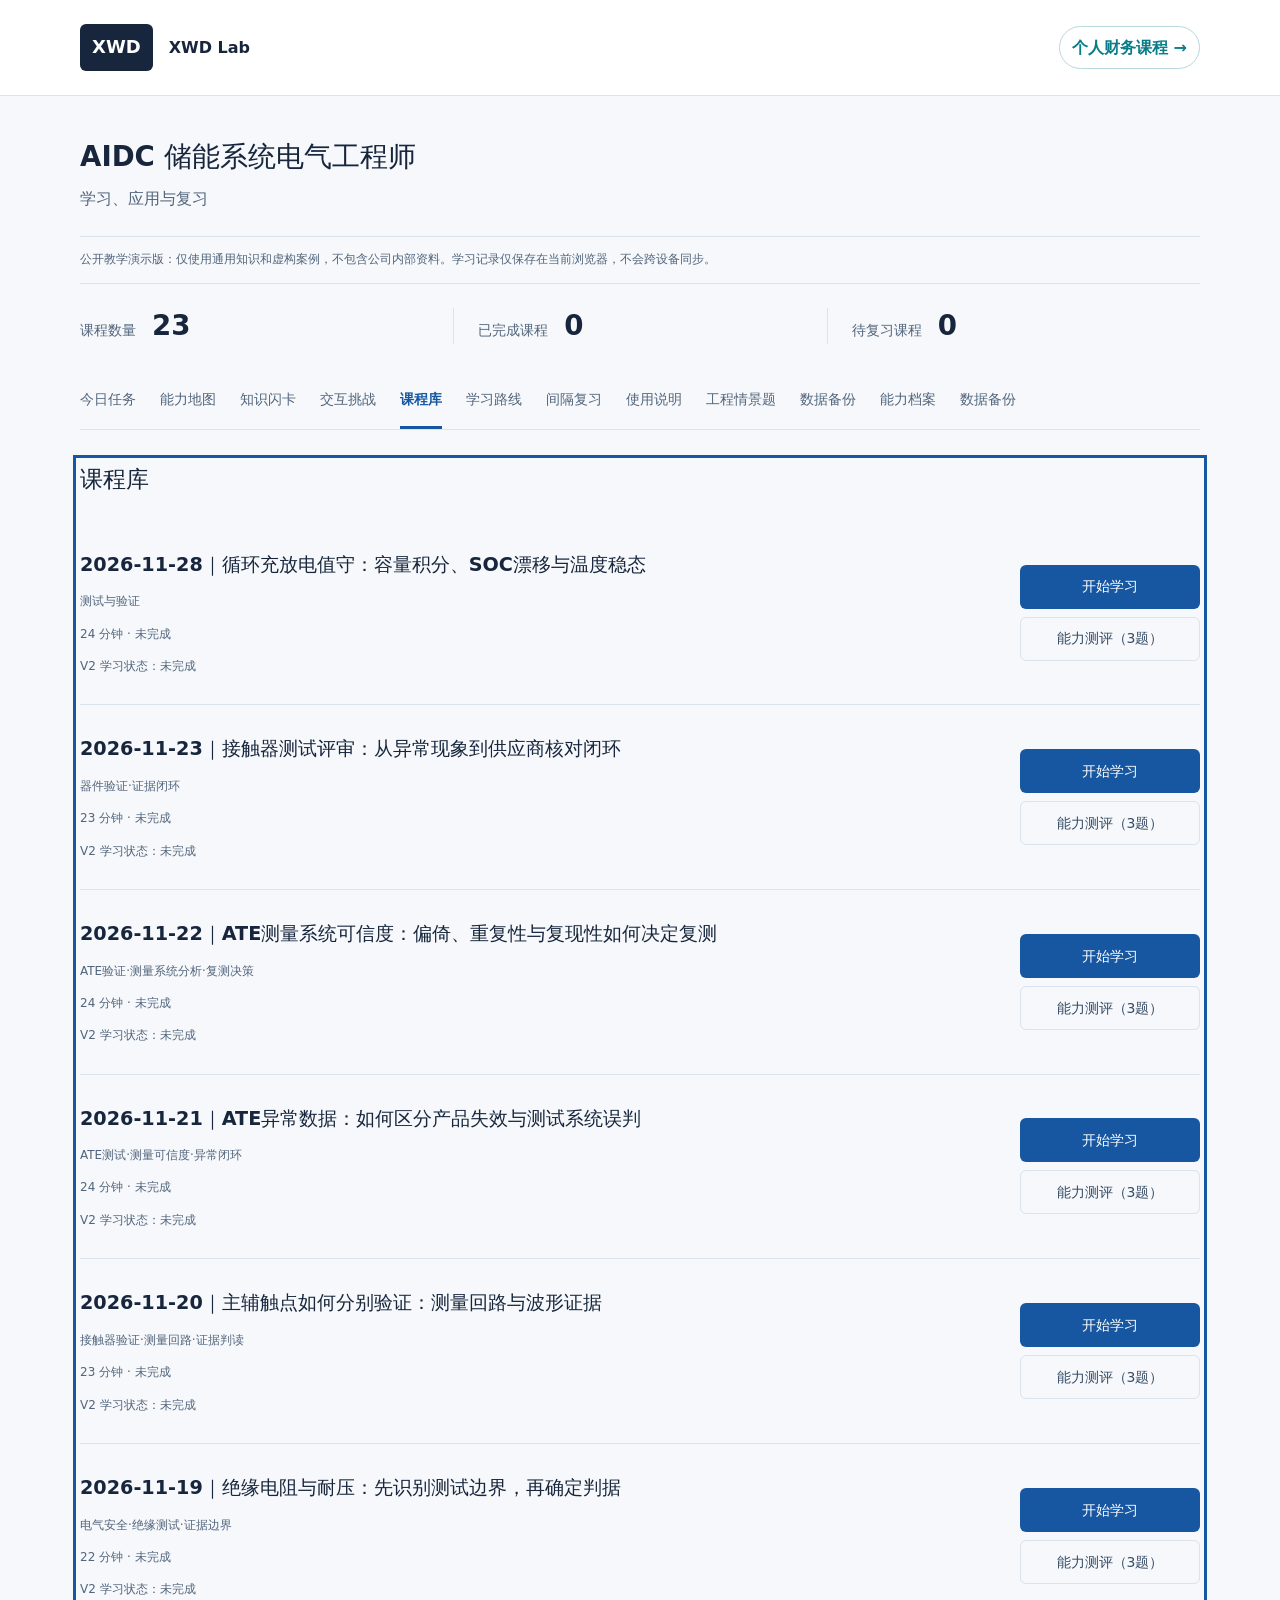
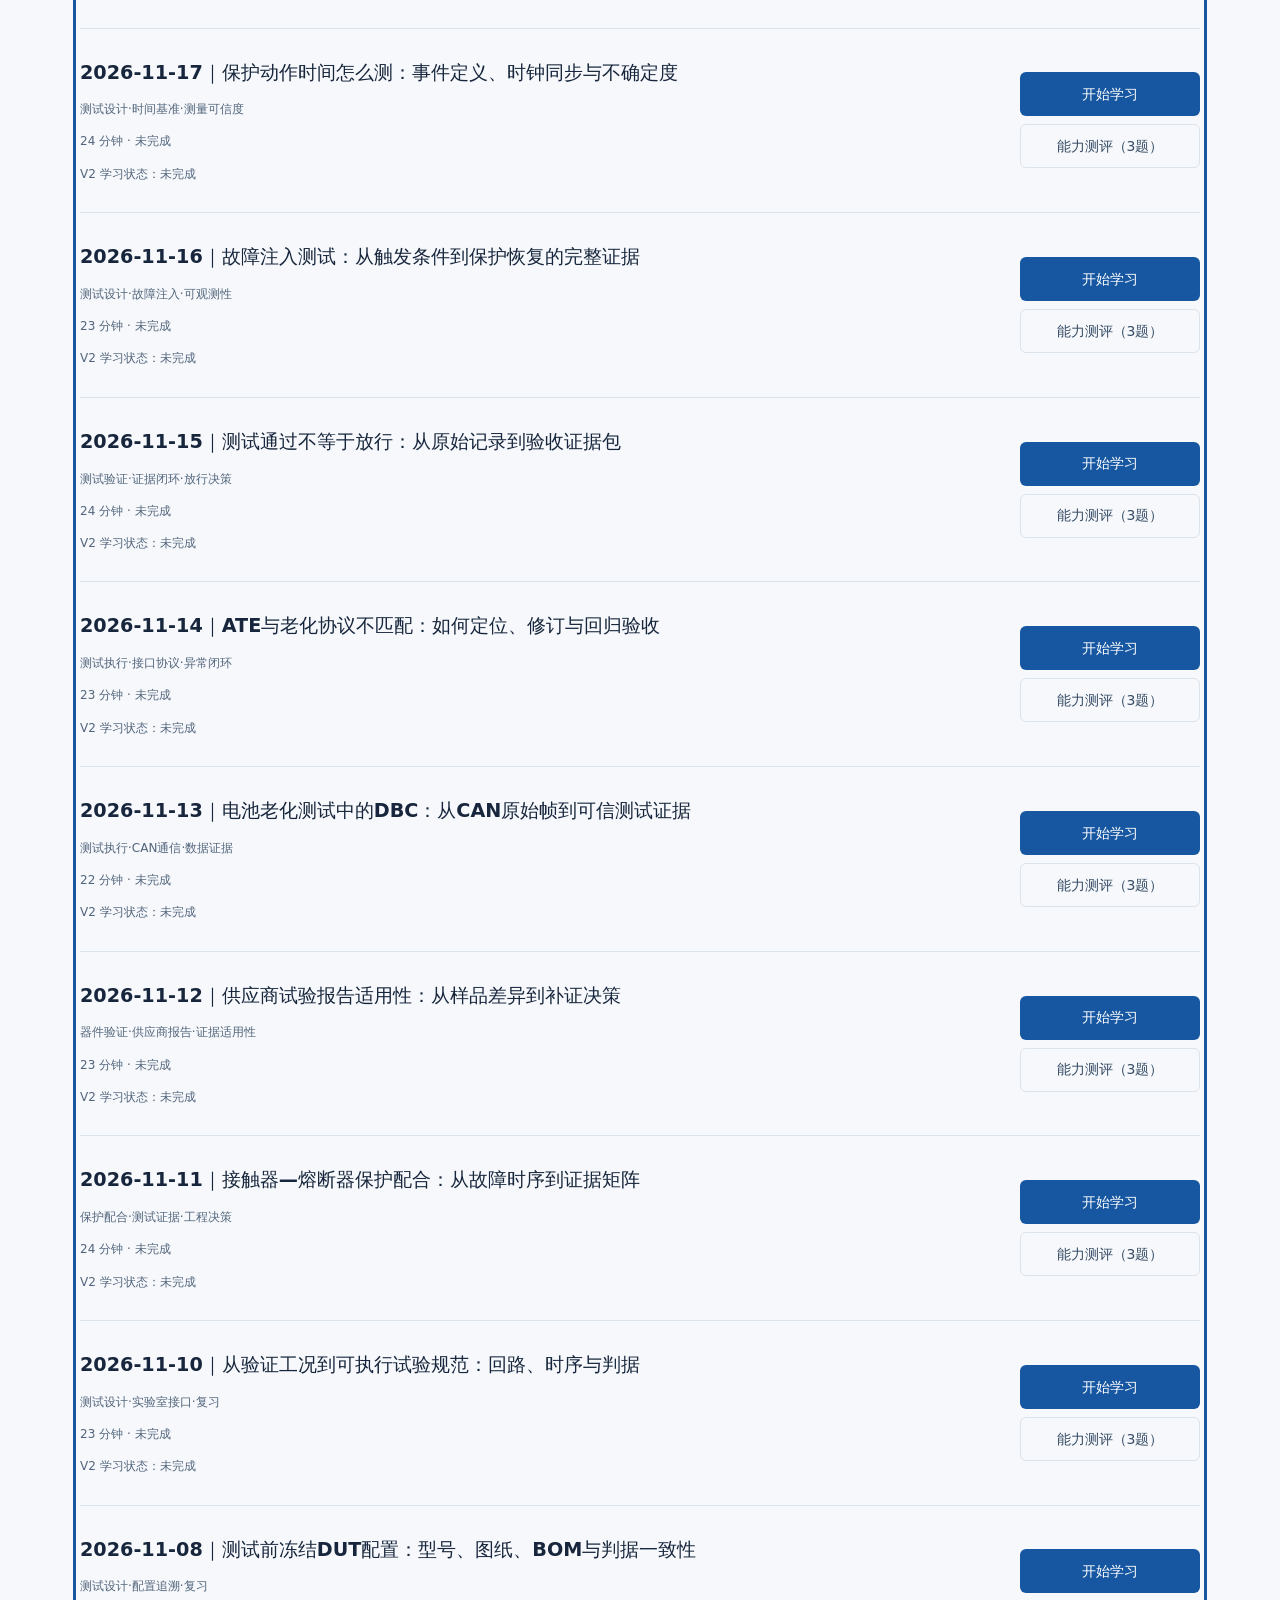
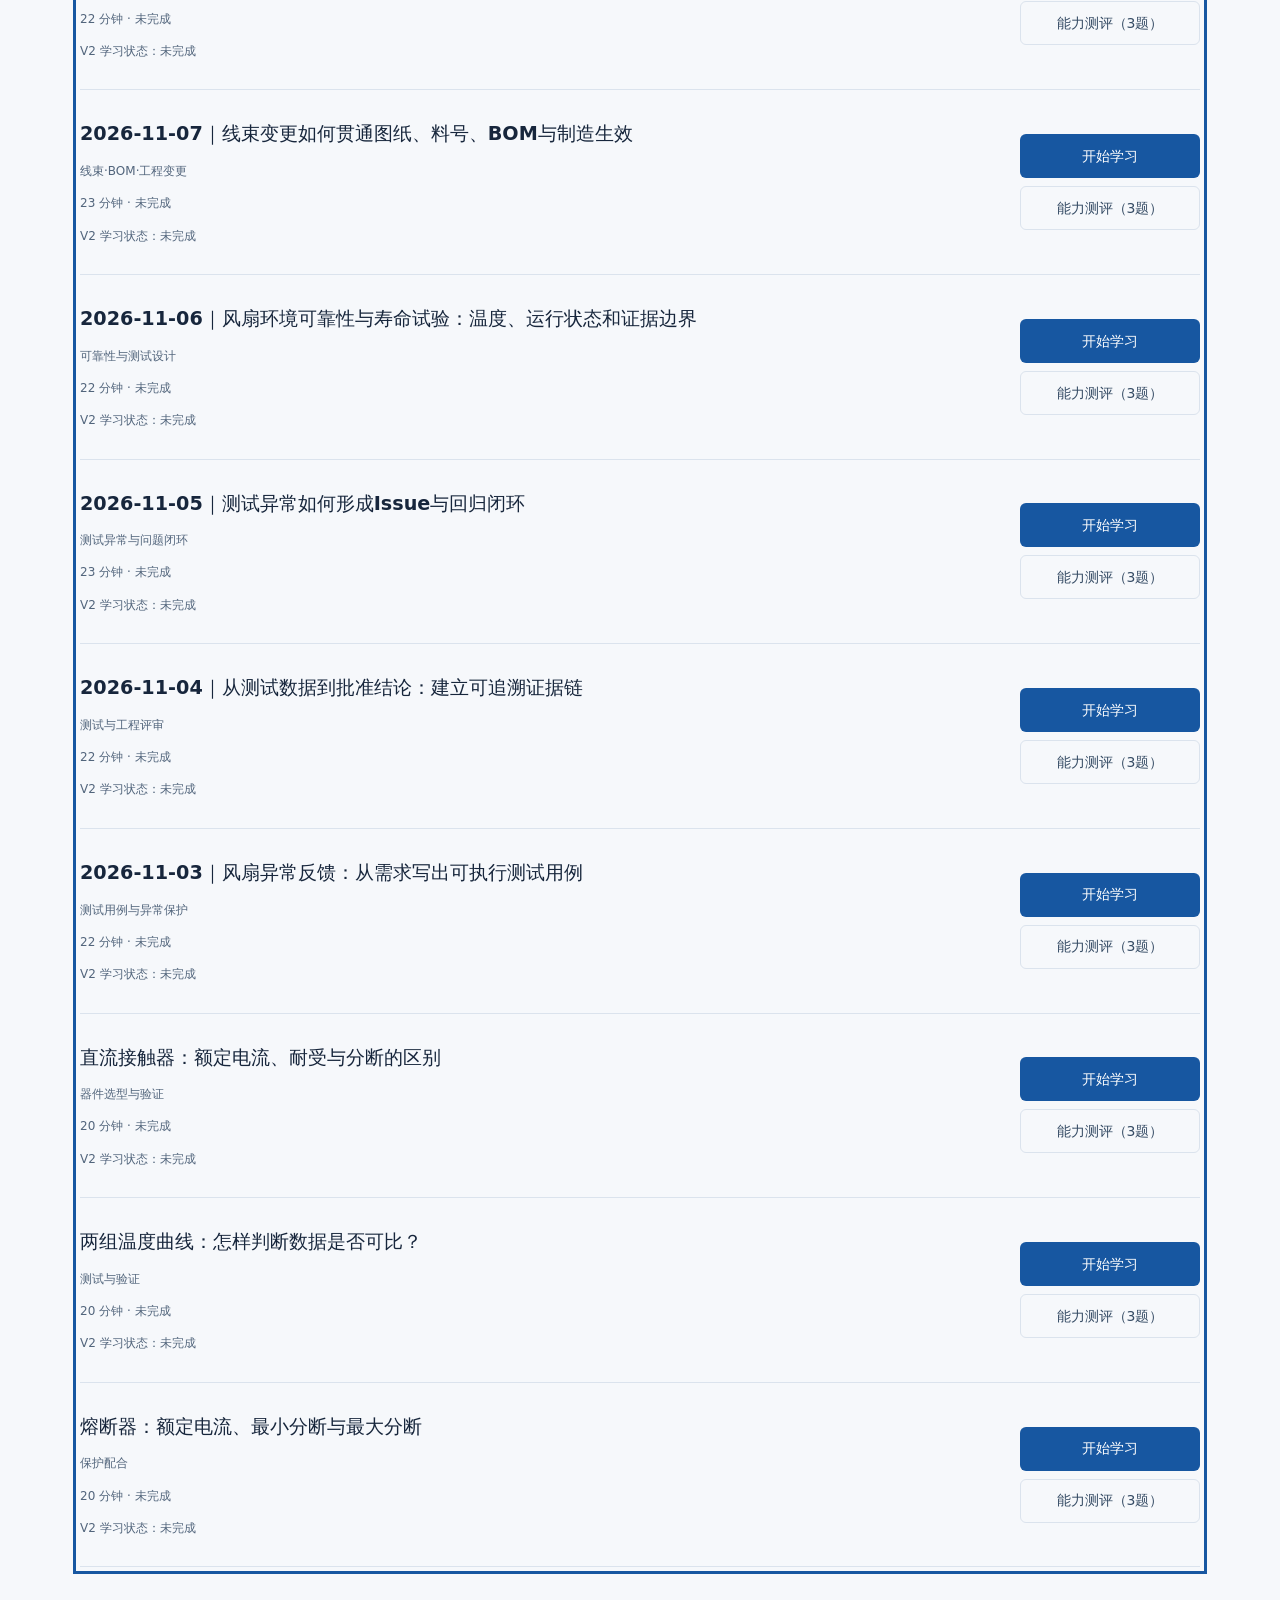
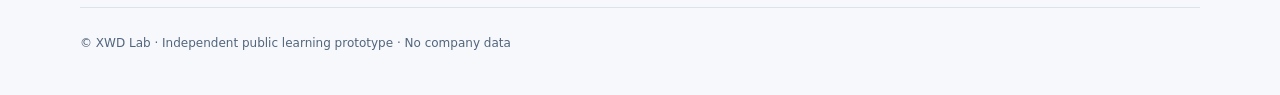
<file: index.html>
<!doctype html>
<html lang="zh-CN"><head><meta charset="utf-8"><meta name="viewport" content="width=device-width,initial-scale=1"><meta name="color-scheme" content="light"><title>XWD Lab</title>
<meta name="description" content="AIDC 储能系统电气工程学习：通用课程、能力测评与工程情景训练。"><link rel="stylesheet" href="academy.css?v=20261101-hallmark"></head><body><a class="skip-link" href="#view">跳至学习内容</a><header><div class="header-inner"><a class="wordmark" href="./" aria-label="XWD Lab 学习首页"><span class="brand-mark">XWD</span><span>XWD Lab</span></a><a href="finance/" style="margin-left:auto;text-decoration:none;font-weight:700;color:#087d89;padding:7px 12px;border:1px solid #b9d8db;border-radius:999px" aria-label="进入个人财务课程">个人财务课程 →</a></div></header><main>
<div class="workspace-heading"><div><h1>AIDC 储能系统电气工程师</h1><p>学习、应用与复习</p></div></div>
<div class="notice">公开教学演示版：仅使用通用知识和虚构案例，不包含公司内部资料。学习记录仅保存在当前浏览器，不会跨设备同步。</div>
<div class="grid stats" aria-label="学习概览"><div class="card"><div class="muted">课程数量</div><div class="metric" id="count">0</div></div><div class="card"><div class="muted">已完成课程</div><div class="metric" id="completed">0</div></div><div class="card"><div class="muted">待复习课程</div><div class="metric" id="due">0</div></div></div>
<nav class="toolbar" aria-label="学习导航"><button id="tab-courses" class="active" onclick="tab('courses')">课程库</button><button id="tab-review" onclick="tab('review')">间隔复习</button><button id="tab-about" onclick="tab('about')">使用说明</button></nav>
<div id="view" tabindex="-1"><noscript><h2>课程库</h2><p>完整学习与进度记录需要启用 JavaScript。三节课程涵盖直流接触器、温度曲线可比性和熔断器保护配合。</p></noscript></div><footer>© XWD Lab · Independent public learning prototype · No company data</footer></main>
<script>
const lessons=[{id:'contactor',category:'器件选型与验证',title:'直流接触器：额定电流、耐受与分断的区别',time:20,sections:[
['一句话核心判断','接触器能持续承载某电流，不代表能在相同电流下安全分断，更不代表能主动切断预期短路电流。'],
['为什么要做','避免将额定通流、短时耐受、正常负载分断和故障分断混为一谈，造成器件选型与保护配合错误。'],
['底层原理与因果链','通流时主要关注接触电阻引起的 I²R 损耗和温升；分断时触点分离形成电弧，直流没有自然过零点，灭弧能力受电压、电流、回路电感和触点运动影响。'],
['在 AIDC 项目中的位置','接触器位于电池主回路，配合 BMS 控制、熔断器或断路器完成正常操作与异常保护。具体职责由系统保护架构定义。'],
['工程师实际怎么做','先确定工作电压、电流、环境与降额；再定义正常操作次数、带载分断要求、短路期间状态和保护器件动作时序；逐项核对规格书与试验报告。'],
['常见错误与失效模式','将 600A 额定通流理解为 600A 任意条件可分断；将 8kA/10ms 短时耐受理解为 8kA 主动分断；忽略线圈驱动电压范围。'],
['与已学知识的连接','与熔断器的故障清除职责、接触器温升测试和供应商报告适用性审查直接相关。'],
['主动回忆','① 额定通流和主动分断有什么区别？② 为什么直流电弧更难熄灭？③ 为什么需要核对回路电感？④ 短路保护中熔断器和接触器如何分工？'],
['工程情景题','教学假设：电池系统工作电流 400A，预期短路电流 6kA，接触器额定 600A。能否据此批准选型？请列出至少 4 项仍需核验的证据。'],
['达到“会”的标准','能够独立解释四种电流能力，识别保护职责，并形成“要求—证据—缺口—结论”核对表。']],q:'以下哪项判断正确？',opts:['额定通流 600A 就一定能分断 600A','短时耐受 8kA 就一定能主动分断 8kA','通流、短时耐受和主动分断必须分别核验'],answer:2,explain:'三种能力对应不同物理过程和测试条件，不能互相替代。'},
{id:'thermal',category:'测试与验证',title:'两组温度曲线：怎样判断数据是否可比？',time:20,sections:[
['一句话核心判断','温度曲线能否支持设计决策，先看测试条件和测量链路是否可比，再看数值差异。'],
['为什么要做','避免将环境温度、测点位置、热负载或时间基准造成的差异误判为器件性能差异。'],
['底层原理与因果链','对流散热受表面与环境温差、风速和风道影响。不同初始温度与环境条件会改变降温驱动力；不同采样时钟会导致曲线错位。'],
['在 AIDC 项目中的位置','用于风扇替代、机柜热设计、老化试验、温升评估及故障定位。'],
['工程师实际怎么做','统一热负载、环境、测点、采样周期与工步时间；记录原始数据；计算最大温升和平均降温速率；在预先冻结的判据下评审。'],
['常见错误与失效模式','只比最高绝对温度；测试后修改合格标准；将 BMU 与外部数采不同位置的读数直接相减。'],
['与已学知识的连接','延伸风扇替代验证与接触器温升试验的控制变量方法。'],
['主动回忆','① 为什么最高温度不能直接比较？② 为什么需要共同事件对齐时间？③ 数采通道不足怎么办？④ 为什么要提前冻结判据？'],
['工程情景题','教学假设：A 的环境温度 25℃、最高温度 46℃；B 的环境温度 28℃、最高温度 47℃。分别计算温升，并判断能否直接认定 B 更差。'],
['达到“会”的标准','能独立建立测温与采样确认表、计算温升、识别干扰因素并提出补测方案。']],q:'A 环境 25℃、最高 46℃；B 环境 28℃、最高 47℃。正确判断是？',opts:['B 的绝对温度更高，所以散热一定更差','A 温升 21℃、B 温升 19℃，但仍需检查可比条件','B 温升 22℃'],answer:1,explain:'最大环境温升分别为 21℃ 和 19℃，但两次环境不同，仍需检查测试边界与重复性。'},
{id:'fuse',category:'保护配合',title:'熔断器：额定电流、最小分断与最大分断',time:20,sections:[
['一句话核心判断','熔断器不是“电流超过额定值就立即熔断”，其保护效果取决于时间—电流特性、回路条件和分断能力。'],
['为什么要做','避免在正常冲击时误熔断，或在故障电流范围内无法可靠清除故障。'],
['底层原理与因果链','熔体因电流热效应积累能量而熔化；故障清除还包含电弧阶段，时间、电压和回路条件均影响结果。'],
['在 AIDC 项目中的位置','与主回路接触器、母排、线缆和电池短路能力共同构成保护配合。'],
['工程师实际怎么做','确认工作电流、环境降额、预期故障电流范围、时间—电流曲线、I²t、分断能力与保护协调要求。'],
['常见错误与失效模式','只按额定电流选型；忽略直流额定电压；将最大分断能力理解为任何小故障电流都能可靠清除。'],
['与已学知识的连接','与接触器短时耐受、系统故障电流估算和线缆热稳定校核相连。'],
['主动回忆','① 熔断器为何不会在略高于额定电流时立即动作？② 什么是时间—电流曲线？③ 为什么要看最小和最大分断条件？'],
['工程情景题','教学假设：系统持续电流 400A，存在短时启动冲击，故障电流范围待确认。仅凭 500A 额定熔断器能否选型？请说明缺失输入。'],
['达到“会”的标准','能列出选型输入、识别冲击与故障保护冲突，并说明需要哪些曲线与试验报告。']],q:'熔断器选型最合理的方法是？',opts:['只要求额定电流大于工作电流','只看最大分断能力','结合工作电流、冲击、时间—电流特性、直流电压和故障电流范围'],answer:2,explain:'熔断器选型必须兼顾正常运行不误动作与故障可靠清除。'}];
const key='xwd_academy_progress_v1';let state={};try{state=JSON.parse(localStorage.getItem(key)||'{}')}catch(e){}const save=()=>{try{localStorage.setItem(key,JSON.stringify(state))}catch(e){alert('浏览器不允许保存进度，请使用非隐私模式或手动记录。')}};
const esc=s=>String(s).replace(/[&<>"']/g,c=>({'&':'&amp;','<':'&lt;','>':'&gt;','"':'&quot;',"'":'&#39;'}[c]));
const day=86400000;function dueDate(p){if(!p||!p.completed)return null;let n=p.reviewCount||0;return p.lastReviewed+([1,3,7,30][Math.min(n,3)]*day)}function stats(){document.getElementById('count').textContent=lessons.length;document.getElementById('completed').textContent=Object.values(state).filter(x=>x.completed).length;document.getElementById('due').textContent=lessons.filter(x=>dueDate(state[x.id])!==null&&dueDate(state[x.id])<=Date.now()).length}
function tab(name){document.querySelectorAll('.toolbar button').forEach(x=>x.classList.toggle('active',x.id==='tab-'+name));let v=document.getElementById('view');if(name==='about'){v.innerHTML='<div class="card"><h2>使用说明</h2><p>本项目与私人工程资料仓库完全隔离。当前课程均为通用教学内容和假设案例。</p><p>完成课程后可参加单题知识检查；通过后安排第 1、3、7、30 天复习。复习时间按上次成功复习时间计算。</p><p>进度仅保存在当前浏览器的 localStorage 中，无法自动跨设备同步，清除网站数据后可能丢失。</p><p>此站点公开访问，请勿填写或上传公司内部信息、真实项目参数及其他敏感资料。</p></div>';return}let arr=name==='review'?lessons.filter(x=>state[x.id]?.completed):lessons;v.innerHTML='<h2>'+(name==='review'?'复习队列':'课程库')+'</h2>'+(!arr.length?'<div class="card">暂无已完成课程。先完成一节课程吧。</div>':arr.map(l=>{let p=state[l.id],d=dueDate(p);return '<div class="card lesson"><span class="pill">'+esc(l.category)+'</span><h3>'+esc(l.title)+'</h3><div class="muted">'+l.time+' 分钟 · '+(p?.completed?'已完成':'未完成')+(d?' · 下次复习：'+new Date(d).toLocaleDateString('zh-CN')+(d<=Date.now()?'（到期）':''):'')+'</div><button onclick="openLesson(\''+l.id+'\')">'+(p?.completed?'复习课程':'开始学习')+'</button></div>'}).join(''));stats()}
function openLesson(id){let l=lessons.find(x=>x.id===id);if(!l)return;document.getElementById('view').innerHTML='<article><div class="row"><span class="pill">'+esc(l.category)+' · '+l.time+' 分钟</span><button class="secondary" onclick="tab(\'courses\')">返回课程库</button></div><h2>'+esc(l.title)+'</h2>'+l.sections.map((s,i)=>'<section><h3>'+(i+1)+'. '+esc(s[0])+'</h3><p>'+esc(s[1])+'</p></section>').join('')+'<section><h3>知识检查</h3><div class="question"><strong>'+esc(l.q)+'</strong>'+l.opts.map((o,i)=>'<label><input type="radio" name="ans" value="'+i+'">'+esc(o)+'</label>').join('')+'</div><button onclick="grade(\''+id+'\')">提交答案</button><p id="result" aria-live="polite"></p></section></article>'}
function grade(id){let l=lessons.find(x=>x.id===id),s=document.querySelector('input[name="ans"]:checked'),el=document.getElementById('result');if(!s){el.textContent='请选择答案。';return}if(Number(s.value)!==l.answer){el.textContent='尚未通过：'+l.explain;return}let p=state[id]||{},was=p.completed;p.completed=true;p.lastReviewed=Date.now();p.reviewCount=was?Math.min((p.reviewCount||0)+1,3):0;state[id]=p;save();stats();el.textContent='回答正确！'+l.explain+' 已记录学习进度，下次复习日期：'+new Date(dueDate(p)).toLocaleDateString('zh-CN')}
stats();tab('courses');
</script><script src="v2.js"></script><script src="v3.js"></script><script src="interface.js"></script><script src="worklist.js"></script><script src="missions.js"></script><script src="cockpit.js"></script><script src="ability.js"></script><script src="circuit.js"></script><script src="backup-v4.js"></script><script src="daily-2026-11-03.js"></script><script src="daily-2026-11-04.js"></script><script src="daily-2026-11-05.js"></script><script src="daily-2026-11-06.js"></script><script src="daily-2026-11-07.js"></script><script src="daily-2026-11-08.js"></script><script src="daily-2026-11-10.js"></script><script src="daily-2026-11-11.js"></script><script src="daily-2026-11-12.js"></script><script src="daily-2026-11-13.js"></script><script src="daily-2026-11-14.js"></script><script src="daily-2026-11-15.js"></script><script src="daily-2026-11-16.js"></script><script src="daily-2026-11-17.js"></script><script src="daily-2026-11-19.js"></script><script src="daily-2026-11-20.js"></script><script src="daily-2026-11-21.js"></script><script src="daily-2026-11-22.js"></script><script src="daily-2026-11-23.js"></script><script src="daily-2026-11-28.js"></script></body></html>
</file>
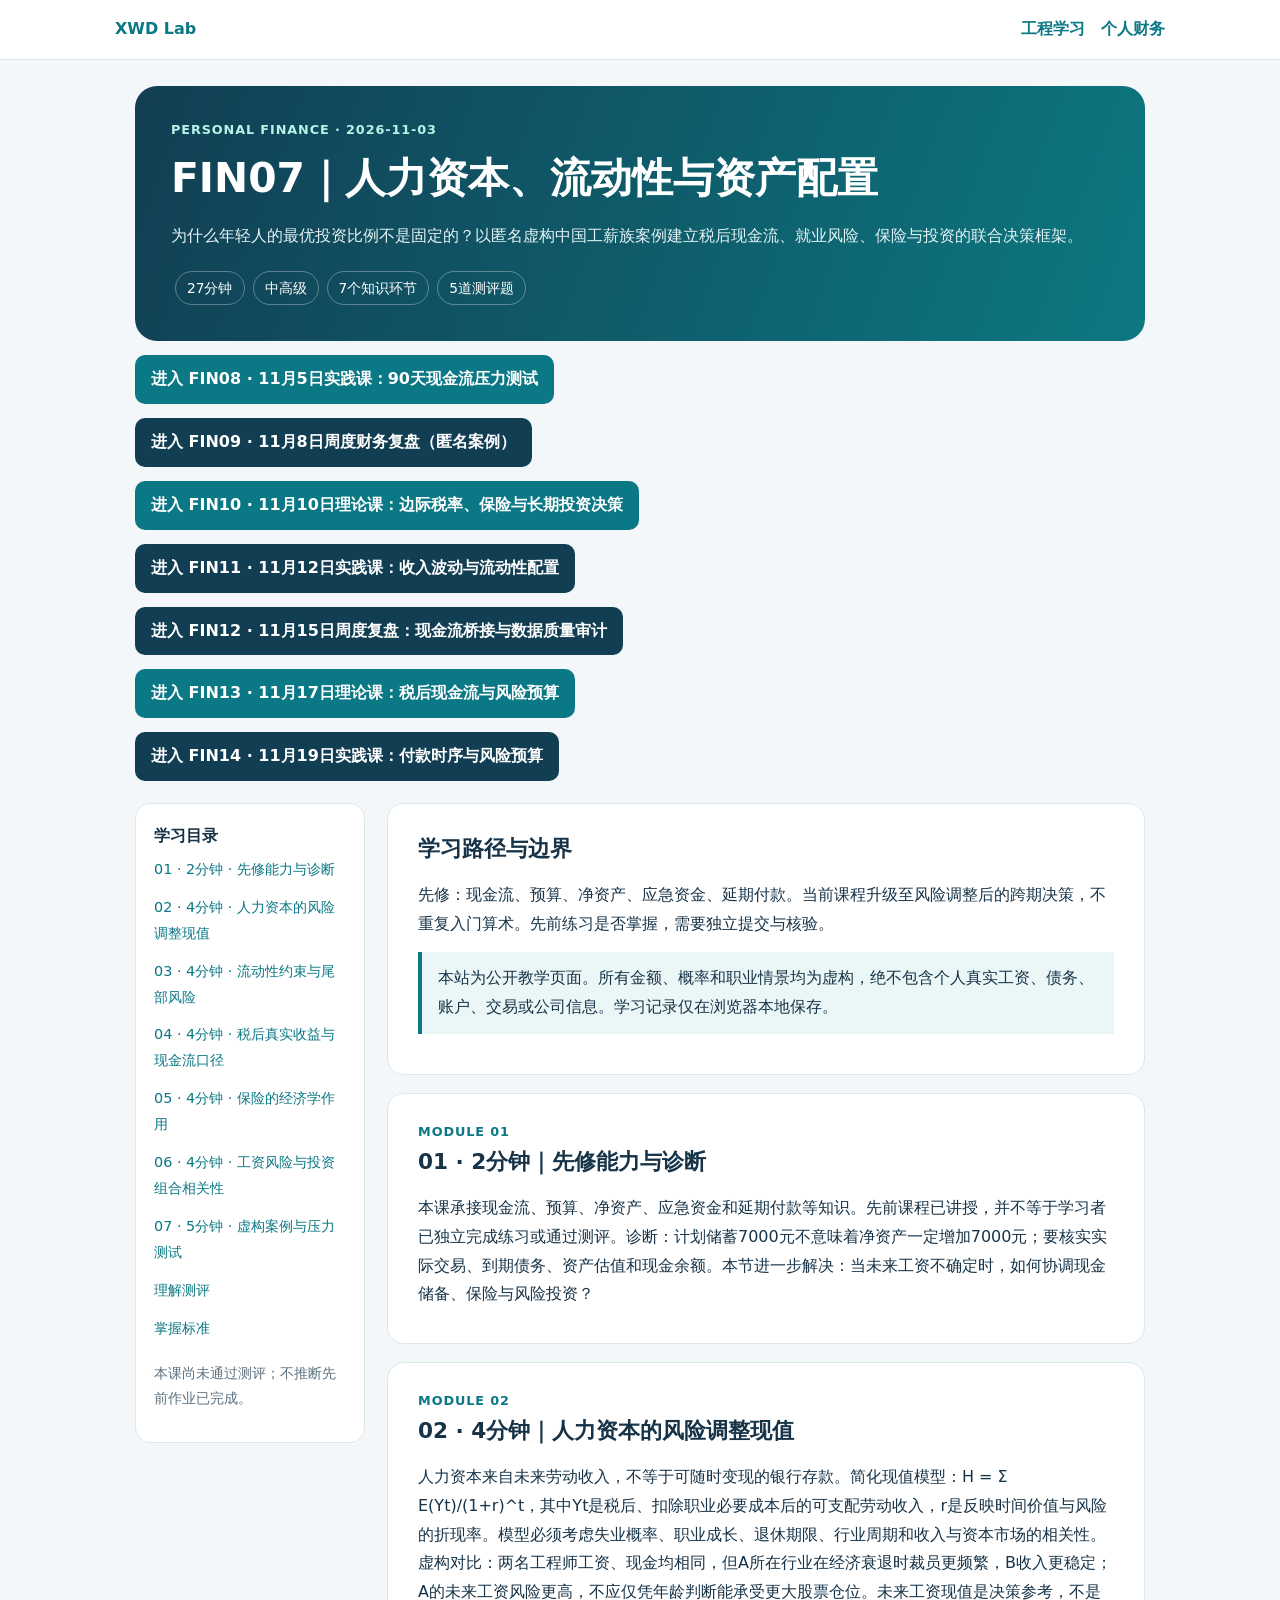
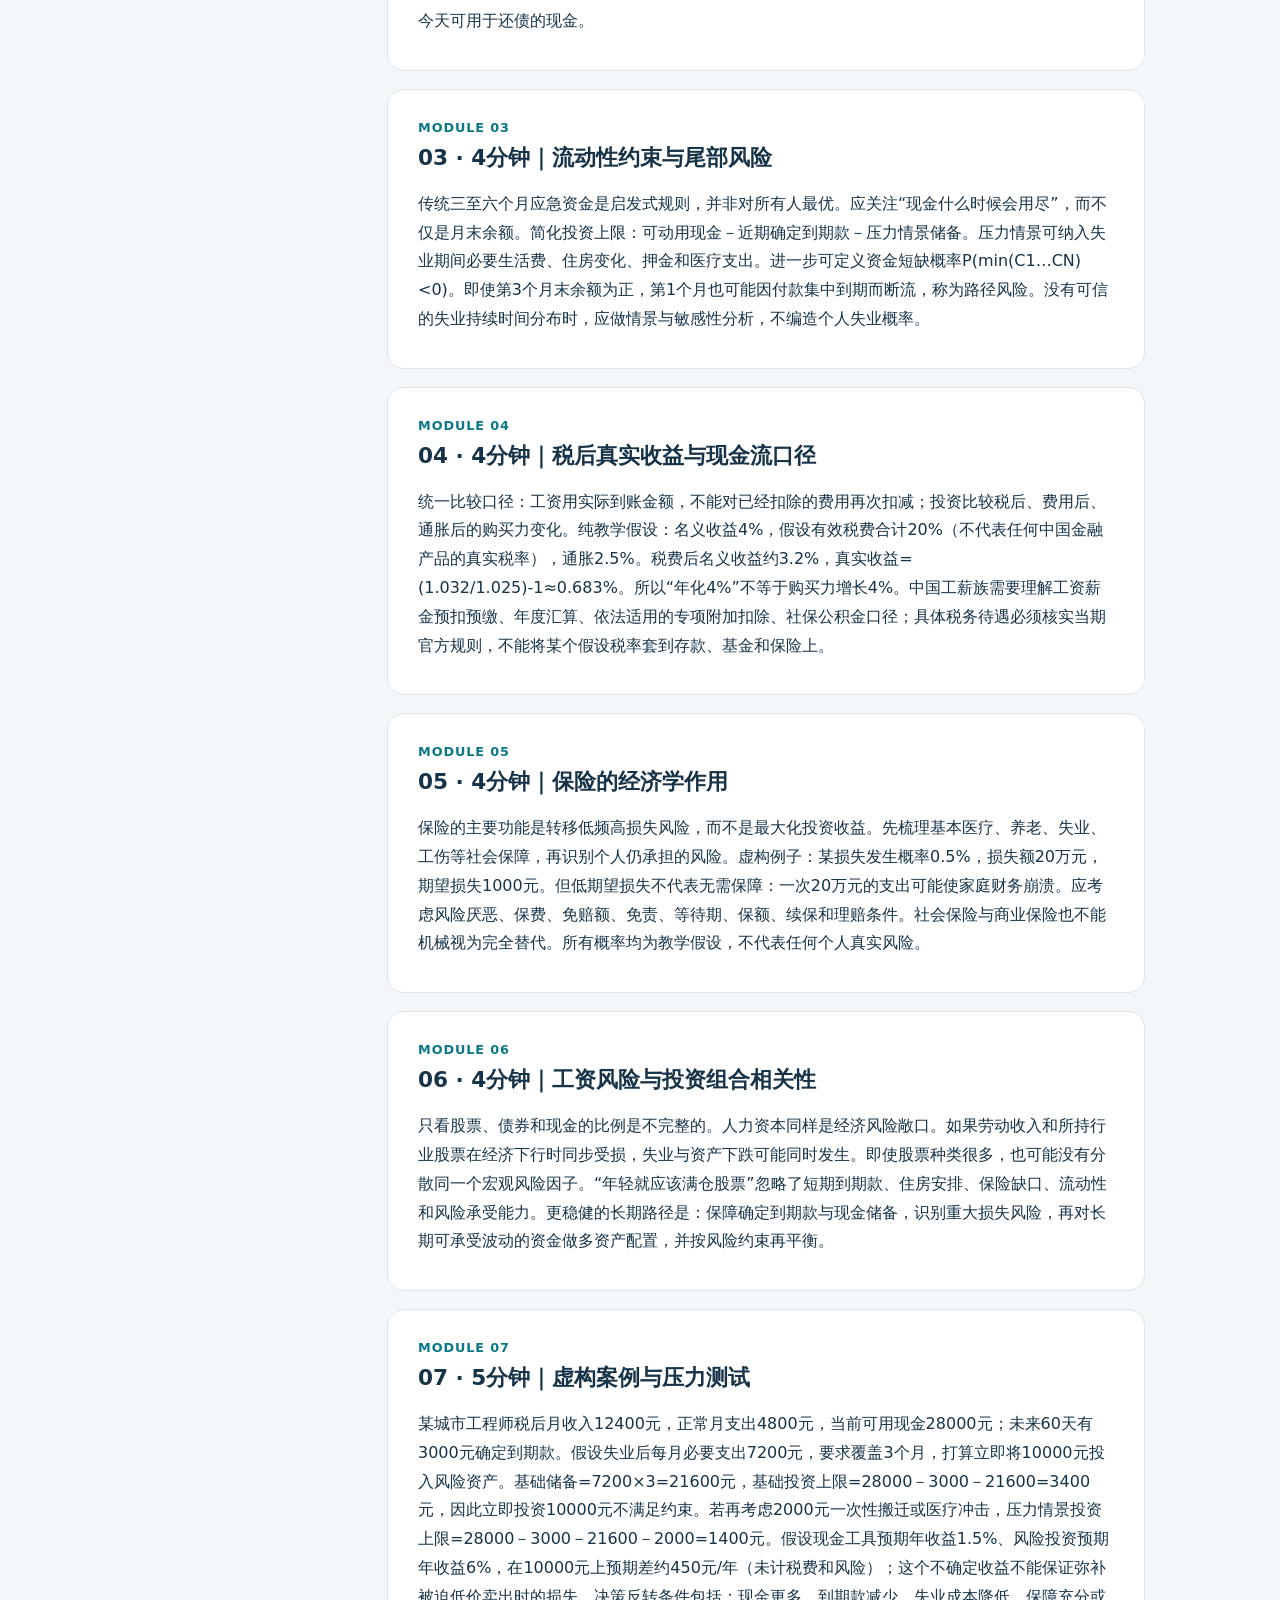
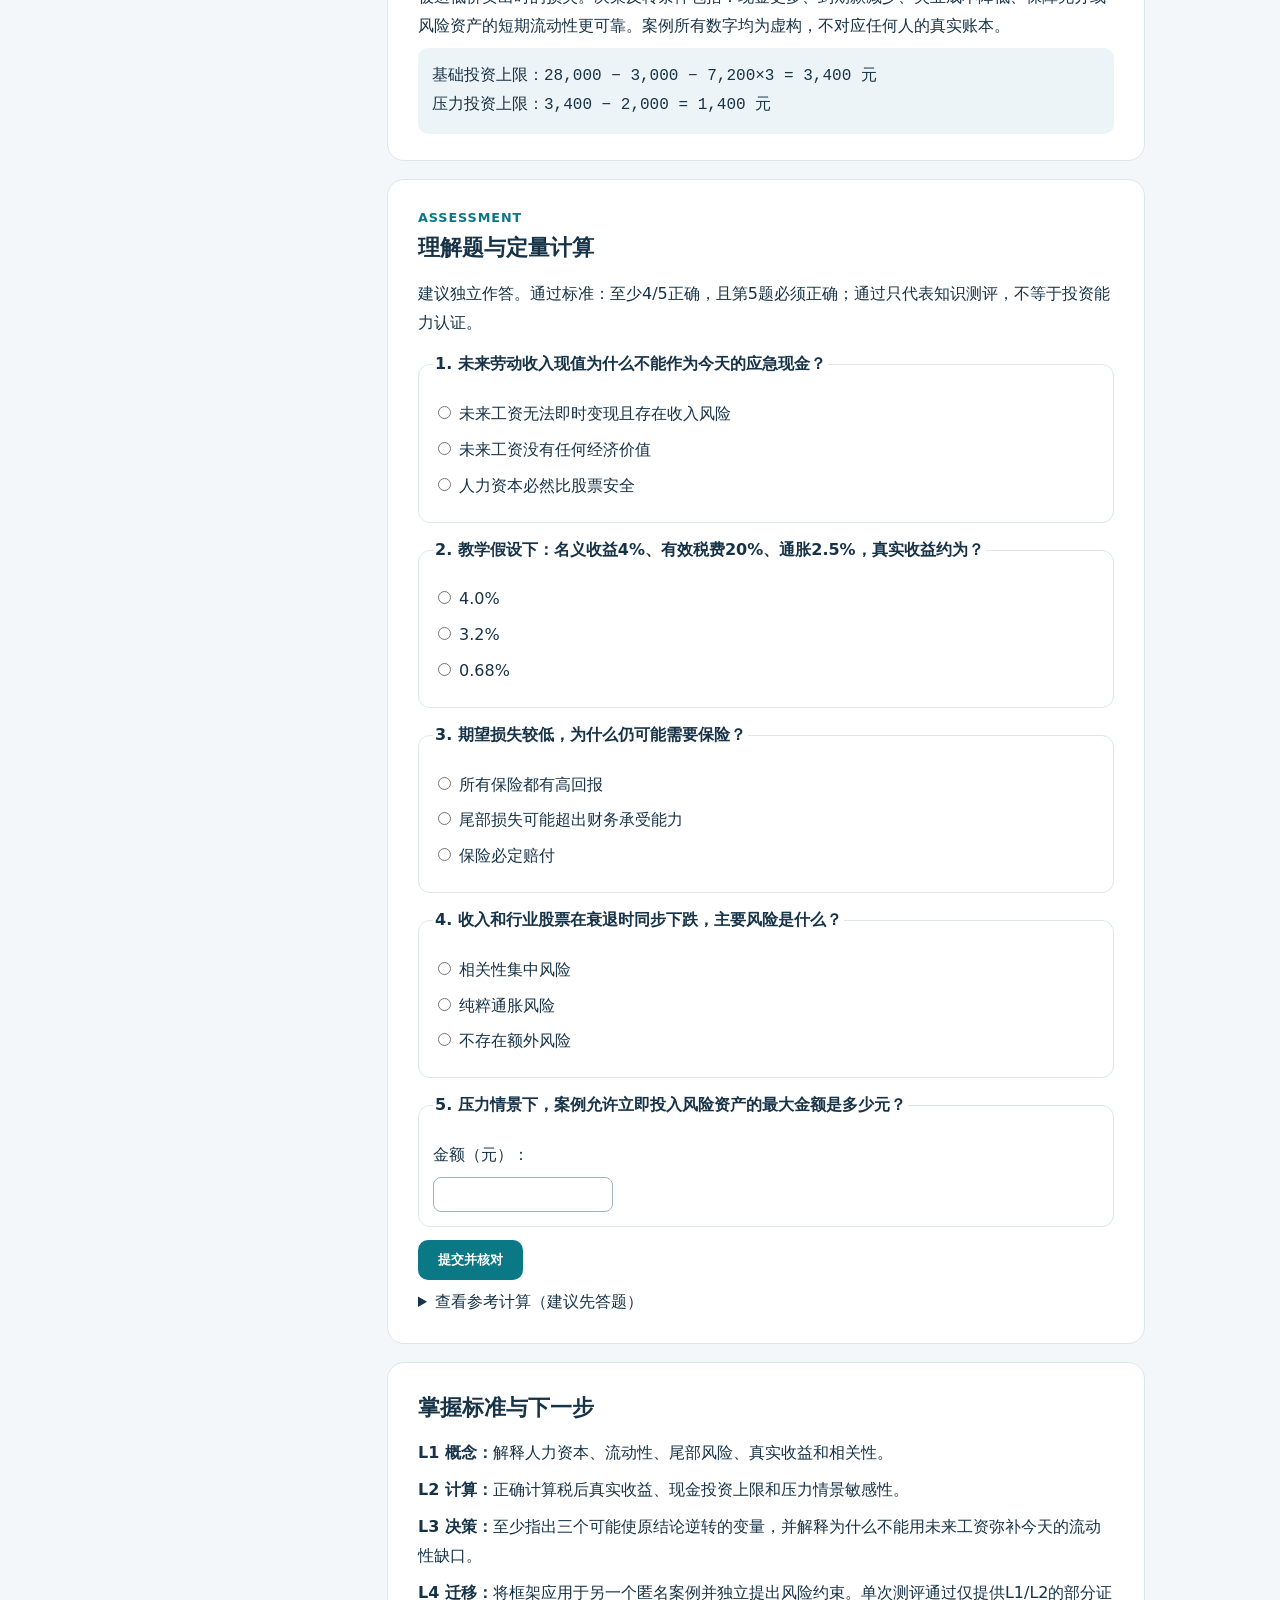
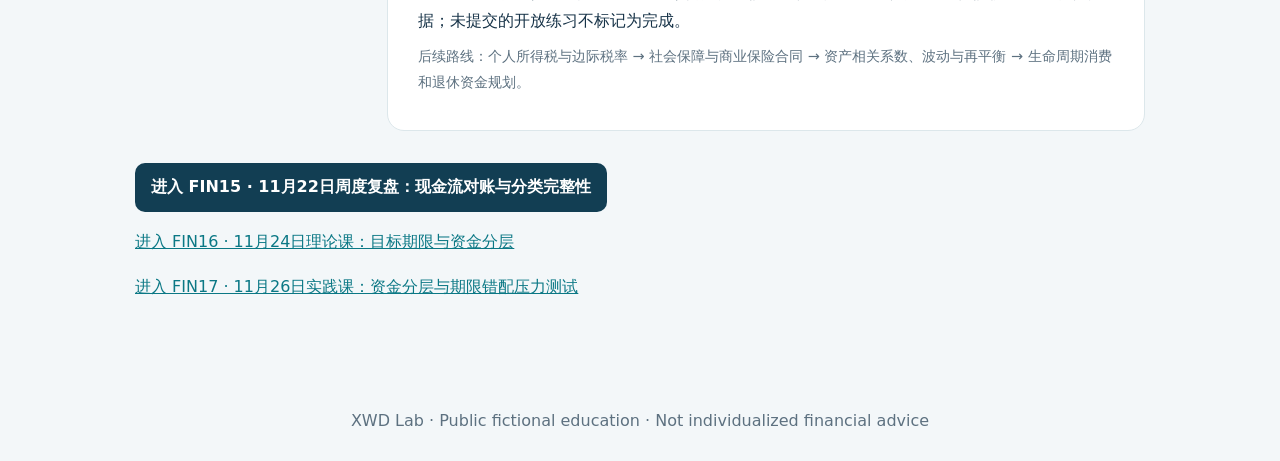
<file: finance/index.html>
<!doctype html><html lang="zh-CN"><head><meta charset="utf-8"><meta name="viewport" content="width=device-width,initial-scale=1"><title>FIN07 人力资本与资产配置｜XWD Lab</title><meta name="description" content="个人财务进阶理论课：人力资本、流动性、税务、保险、投资与长期规划。虚构案例，浏览器本地进度。"><style>:root{--ink:#173348;--muted:#5d7180;--bg:#f3f7f9;--line:#dce7eb;--accent:#0b7885}*{box-sizing:border-box}html{scroll-behavior:smooth}body{margin:0;background:var(--bg);color:var(--ink);font-family:system-ui,-apple-system,"Noto Sans SC","Microsoft YaHei",sans-serif;line-height:1.8}a{color:var(--accent)}a:focus-visible,button:focus-visible,input:focus-visible{outline:3px solid orange;outline-offset:2px}header{background:#fff;border-bottom:1px solid var(--line);padding:15px max(20px,calc((100vw - 1050px)/2));display:flex;justify-content:space-between;gap:15px;flex-wrap:wrap}header a{text-decoration:none;font-weight:750}main{max-width:1050px;margin:auto;padding:26px 20px 65px}.hero{border-radius:22px;background:linear-gradient(110deg,#123e53,#0c7881);color:#fff;padding:32px 36px}.hero h1{font-size:clamp(1.65rem,3.6vw,2.55rem);line-height:1.35;margin:10px 0}.hero p{color:#e5f4f5}.tag{display:inline-block;padding:4px 11px;border:1px solid #ffffff50;border-radius:99px;margin:4px;font-size:.86rem}.layout{display:grid;grid-template-columns:230px 1fr;gap:22px;margin-top:22px}.sidebar{align-self:start;position:sticky;top:18px;background:#fff;border:1px solid var(--line);border-radius:15px;padding:18px}.sidebar a{display:block;text-decoration:none;padding:6px 0;font-size:.9rem}.sidebar p{font-size:.85rem;color:var(--muted)}.card{background:white;border:1px solid var(--line);border-radius:17px;padding:26px 30px;margin-bottom:18px}.card h2{font-size:1.35rem;margin:0 0 12px}.card p{margin:8px 0}.label{color:var(--accent);font-size:.8rem;font-weight:800;letter-spacing:.07em}.callout{background:#eaf7f6;border-left:4px solid var(--accent);padding:12px 16px;margin:14px 0}.math{font-family:ui-monospace,Consolas,monospace;background:#edf4f7;padding:14px;border-radius:10px;white-space:pre-wrap;overflow:auto}.q{border:1px solid var(--line);border-radius:12px;padding:14px;margin:13px 0}.q legend{font-weight:700}.q label{display:block;margin:7px 0}.q input{margin-right:8px;accent-color:var(--accent)}input[type=number]{padding:9px;border:1px solid #9db4c0;border-radius:8px;max-width:180px}button{background:var(--accent);color:#fff;border:0;border-radius:10px;padding:11px 20px;font-weight:750;cursor:pointer}button:hover{background:#095f69}.muted{color:var(--muted);font-size:.9rem}footer{text-align:center;color:var(--muted);padding:25px}@media(max-width:760px){.layout{grid-template-columns:1fr}.sidebar{position:static}.card{padding:20px}.hero{padding:25px 20px}}</style></head><body><header><a href="../">XWD Lab</a><nav aria-label="站点导航"><a href="../">工程学习</a>　<a href="./" aria-current="page">个人财务</a></nav></header><main><div class="hero"><div class="label" style="color:#b8f3e8">PERSONAL FINANCE · 2026-11-03</div><h1>FIN07｜人力资本、流动性与资产配置</h1><p>为什么年轻人的最优投资比例不是固定的？以匿名虚构中国工薪族案例建立税后现金流、就业风险、保险与投资的联合决策框架。</p><span class="tag">27分钟</span><span class="tag">中高级</span><span class="tag">7个知识环节</span><span class="tag">5道测评题</span></div><p style="margin:14px 0"><a href="practice-2026-11-05/" style="display:inline-block;background:#0b7885;color:#fff;padding:10px 16px;border-radius:10px;text-decoration:none;font-weight:750">进入 FIN08 · 11月5日实践课：90天现金流压力测试</a></p><p style="margin:14px 0"><a href="review-2026-11-08/" style="display:inline-block;background:#123e53;color:#fff;padding:10px 16px;border-radius:10px;text-decoration:none;font-weight:750">进入 FIN09 · 11月8日周度财务复盘（匿名案例）</a></p><p style="margin:14px 0"><a href="theory-2026-11-10/" style="display:inline-block;background:#0b7885;color:white;padding:10px 16px;border-radius:10px;text-decoration:none;font-weight:750">进入 FIN10 · 11月10日理论课：边际税率、保险与长期投资决策</a></p><p style="margin:14px 0"><a href="practice-2026-11-12/" style="display:inline-block;background:#123e53;color:white;padding:10px 16px;border-radius:10px;text-decoration:none;font-weight:750">进入 FIN11 · 11月12日实践课：收入波动与流动性配置</a></p><p style="margin:14px 0"><a href="review-2026-11-15/" style="display:inline-block;background:#123e53;color:white;padding:10px 16px;border-radius:10px;text-decoration:none;font-weight:750">进入 FIN12 · 11月15日周度复盘：现金流桥接与数据质量审计</a></p><p style="margin:14px 0"><a href="theory-2026-11-17/" style="display:inline-block;background:#0b7885;color:white;padding:10px 16px;border-radius:10px;text-decoration:none;font-weight:750">进入 FIN13 · 11月17日理论课：税后现金流与风险预算</a></p><p style="margin:14px 0"><a href="practice-2026-11-19/" style="display:inline-block;background:#123e53;color:white;padding:10px 16px;border-radius:10px;text-decoration:none;font-weight:750">进入 FIN14 · 11月19日实践课：付款时序与风险预算</a></p><div class="layout"><aside class="sidebar"><strong>学习目录</strong><a href="#s1">01 · 2分钟 · 先修能力与诊断</a><a href="#s2">02 · 4分钟 · 人力资本的风险调整现值</a><a href="#s3">03 · 4分钟 · 流动性约束与尾部风险</a><a href="#s4">04 · 4分钟 · 税后真实收益与现金流口径</a><a href="#s5">05 · 4分钟 · 保险的经济学作用</a><a href="#s6">06 · 4分钟 · 工资风险与投资组合相关性</a><a href="#s7">07 · 5分钟 · 虚构案例与压力测试</a><a href="#quiz-section">理解测评</a><a href="#rubric">掌握标准</a><p id="status">本课尚未通过测评；不推断先前作业已完成。</p></aside><article><section class="card"><h2>学习路径与边界</h2><p>先修：现金流、预算、净资产、应急资金、延期付款。当前课程升级至风险调整后的跨期决策，不重复入门算术。先前练习是否掌握，需要独立提交与核验。</p><div class="callout">本站为公开教学页面。所有金额、概率和职业情景均为虚构，绝不包含个人真实工资、债务、账户、交易或公司信息。学习记录仅在浏览器本地保存。</div></section><section class="card" id="s1"><div class="label">MODULE 01</div><h2>01 · 2分钟｜先修能力与诊断</h2><p>本课承接现金流、预算、净资产、应急资金和延期付款等知识。先前课程已讲授，并不等于学习者已独立完成练习或通过测评。诊断：计划储蓄7000元不意味着净资产一定增加7000元；要核实实际交易、到期债务、资产估值和现金余额。本节进一步解决：当未来工资不确定时，如何协调现金储备、保险与风险投资？</p></section><section class="card" id="s2"><div class="label">MODULE 02</div><h2>02 · 4分钟｜人力资本的风险调整现值</h2><p>人力资本来自未来劳动收入，不等于可随时变现的银行存款。简化现值模型：H = Σ E(Yt)/(1+r)^t，其中Yt是税后、扣除职业必要成本后的可支配劳动收入，r是反映时间价值与风险的折现率。模型必须考虑失业概率、职业成长、退休期限、行业周期和收入与资本市场的相关性。虚构对比：两名工程师工资、现金均相同，但A所在行业在经济衰退时裁员更频繁，B收入更稳定；A的未来工资风险更高，不应仅凭年龄判断能承受更大股票仓位。未来工资现值是决策参考，不是今天可用于还债的现金。</p></section><section class="card" id="s3"><div class="label">MODULE 03</div><h2>03 · 4分钟｜流动性约束与尾部风险</h2><p>传统三至六个月应急资金是启发式规则，并非对所有人最优。应关注“现金什么时候会用尽”，而不仅是月末余额。简化投资上限：可动用现金－近期确定到期款－压力情景储备。压力情景可纳入失业期间必要生活费、住房变化、押金和医疗支出。进一步可定义资金短缺概率P(min(C1…CN)<0)。即使第3个月末余额为正，第1个月也可能因付款集中到期而断流，称为路径风险。没有可信的失业持续时间分布时，应做情景与敏感性分析，不编造个人失业概率。</p></section><section class="card" id="s4"><div class="label">MODULE 04</div><h2>04 · 4分钟｜税后真实收益与现金流口径</h2><p>统一比较口径：工资用实际到账金额，不能对已经扣除的费用再次扣减；投资比较税后、费用后、通胀后的购买力变化。纯教学假设：名义收益4%，假设有效税费合计20%（不代表任何中国金融产品的真实税率），通胀2.5%。税费后名义收益约3.2%，真实收益=(1.032/1.025)-1≈0.683%。所以“年化4%”不等于购买力增长4%。中国工薪族需要理解工资薪金预扣预缴、年度汇算、依法适用的专项附加扣除、社保公积金口径；具体税务待遇必须核实当期官方规则，不能将某个假设税率套到存款、基金和保险上。</p></section><section class="card" id="s5"><div class="label">MODULE 05</div><h2>05 · 4分钟｜保险的经济学作用</h2><p>保险的主要功能是转移低频高损失风险，而不是最大化投资收益。先梳理基本医疗、养老、失业、工伤等社会保障，再识别个人仍承担的风险。虚构例子：某损失发生概率0.5%，损失额20万元，期望损失1000元。但低期望损失不代表无需保障：一次20万元的支出可能使家庭财务崩溃。应考虑风险厌恶、保费、免赔额、免责、等待期、保额、续保和理赔条件。社会保险与商业保险也不能机械视为完全替代。所有概率均为教学假设，不代表任何个人真实风险。</p></section><section class="card" id="s6"><div class="label">MODULE 06</div><h2>06 · 4分钟｜工资风险与投资组合相关性</h2><p>只看股票、债券和现金的比例是不完整的。人力资本同样是经济风险敞口。如果劳动收入和所持行业股票在经济下行时同步受损，失业与资产下跌可能同时发生。即使股票种类很多，也可能没有分散同一个宏观风险因子。“年轻就应该满仓股票”忽略了短期到期款、住房安排、保险缺口、流动性和风险承受能力。更稳健的长期路径是：保障确定到期款与现金储备，识别重大损失风险，再对长期可承受波动的资金做多资产配置，并按风险约束再平衡。</p></section><section class="card" id="s7"><div class="label">MODULE 07</div><h2>07 · 5分钟｜虚构案例与压力测试</h2><p>某城市工程师税后月收入12400元，正常月支出4800元，当前可用现金28000元；未来60天有3000元确定到期款。假设失业后每月必要支出7200元，要求覆盖3个月，打算立即将10000元投入风险资产。基础储备=7200×3=21600元，基础投资上限=28000－3000－21600=3400元，因此立即投资10000元不满足约束。若再考虑2000元一次性搬迁或医疗冲击，压力情景投资上限=28000－3000－21600－2000=1400元。假设现金工具预期年收益1.5%、风险投资预期年收益6%，在10000元上预期差约450元/年（未计税费和风险）；这个不确定收益不能保证弥补被迫低价卖出时的损失。决策反转条件包括：现金更多、到期款减少、失业成本降低、保障充分或风险资产的短期流动性更可靠。案例所有数字均为虚构，不对应任何人的真实账本。</p><div class="math">基础投资上限：28,000 − 3,000 − 7,200×3 = 3,400 元<br>压力投资上限：3,400 − 2,000 = 1,400 元</div></section><section class="card" id="quiz-section"><div class="label">ASSESSMENT</div><h2>理解题与定量计算</h2><p>建议独立作答。通过标准：至少4/5正确，且第5题必须正确；通过只代表知识测评，不等于投资能力认证。</p><form id="quiz"><fieldset class="q"><legend>1. 未来劳动收入现值为什么不能作为今天的应急现金？</legend><label><input type="radio" name="q0" value="0">未来工资无法即时变现且存在收入风险</label><label><input type="radio" name="q0" value="1">未来工资没有任何经济价值</label><label><input type="radio" name="q0" value="2">人力资本必然比股票安全</label></fieldset><fieldset class="q"><legend>2. 教学假设下：名义收益4%、有效税费20%、通胀2.5%，真实收益约为？</legend><label><input type="radio" name="q1" value="0">4.0%</label><label><input type="radio" name="q1" value="1">3.2%</label><label><input type="radio" name="q1" value="2">0.68%</label></fieldset><fieldset class="q"><legend>3. 期望损失较低，为什么仍可能需要保险？</legend><label><input type="radio" name="q2" value="0">所有保险都有高回报</label><label><input type="radio" name="q2" value="1">尾部损失可能超出财务承受能力</label><label><input type="radio" name="q2" value="2">保险必定赔付</label></fieldset><fieldset class="q"><legend>4. 收入和行业股票在衰退时同步下跌，主要风险是什么？</legend><label><input type="radio" name="q3" value="0">相关性集中风险</label><label><input type="radio" name="q3" value="1">纯粹通胀风险</label><label><input type="radio" name="q3" value="2">不存在额外风险</label></fieldset><fieldset class="q"><legend>5. 压力情景下，案例允许立即投入风险资产的最大金额是多少元？</legend><label for="number">金额（元）：</label><input type="number" id="number" step="1" min="0" inputmode="numeric"></fieldset><button type="submit">提交并核对</button><p id="result" role="status" aria-live="polite"></p></form><details><summary>查看参考计算（建议先答题）</summary><p>真实收益=(1.032/1.025)-1≈0.683%；投资上限=28000-3000-(7200×3+2000)=1400元。选择题答案依次为A、C、B、A。</p></details></section><section class="card" id="rubric"><h2>掌握标准与下一步</h2><p><strong>L1 概念：</strong>解释人力资本、流动性、尾部风险、真实收益和相关性。</p><p><strong>L2 计算：</strong>正确计算税后真实收益、现金投资上限和压力情景敏感性。</p><p><strong>L3 决策：</strong>至少指出三个可能使原结论逆转的变量，并解释为什么不能用未来工资弥补今天的流动性缺口。</p><p><strong>L4 迁移：</strong>将框架应用于另一个匿名案例并独立提出风险约束。单次测评通过仅提供L1/L2的部分证据；未提交的开放练习不标记为完成。</p><p class="muted">后续路线：个人所得税与边际税率 → 社会保障与商业保险合同 → 资产相关系数、波动与再平衡 → 生命周期消费和退休资金规划。</p></section></article></div><p style="margin:14px 0"><a href="review-2026-11-22/" style="display:inline-block;background:#123e53;color:white;padding:10px 16px;border-radius:10px;text-decoration:none;font-weight:750">进入 FIN15 · 11月22日周度复盘：现金流对账与分类完整性</a></p><p><a href="theory-2026-11-24/">进入 FIN16 · 11月24日理论课：目标期限与资金分层</a></p><p><a href="practice-2026-11-26/">进入 FIN17 · 11月26日实践课：资金分层与期限错配压力测试</a></p></main><footer>XWD Lab · Public fictional education · Not individualized financial advice</footer><script>(function(){'use strict';var key='xwd_finance_learning_v1',id='fin07-20261103';var status=document.getElementById('status');try{var old=JSON.parse(localStorage.getItem(key)||'{}');if(old[id]&&old[id].passed)status.textContent='本设备已通过本课知识测评。';}catch(e){}document.getElementById('quiz').addEventListener('submit',function(e){e.preventDefault();var answers=[0,2,1,0],score=0;for(var i=0;i<4;i++){var checked=document.querySelector('input[name="q'+i+'"]:checked');if(!checked){document.getElementById('result').textContent='请先完成全部选择题。';return;}if(Number(checked.value)===answers[i])score++;}var n=document.getElementById('number').value;if(n===''){document.getElementById('result').textContent='请填写定量题。';return;}var ok=Number(n)===1400;if(ok)score++;var passed=score>=4&&ok;document.getElementById('result').textContent='得分 '+score+'/5。'+(passed?'通过本课知识检查。':'未达标，请核对压力情景计算。')+' 参考答案：1-A，2-C，3-B，4-A，5-1400元。';try{var data=JSON.parse(localStorage.getItem(key)||'{}');if(!data||typeof data!=='object'||Array.isArray(data))data={};data[id]={passed:passed,score:score,checkedAt:new Date().toISOString()};localStorage.setItem(key,JSON.stringify(data));if(passed)status.textContent='本设备已通过本课知识测评。';}catch(err){document.getElementById('result').textContent+=' 本浏览器无法保存进度。';}});})();</script></body></html>
</file>
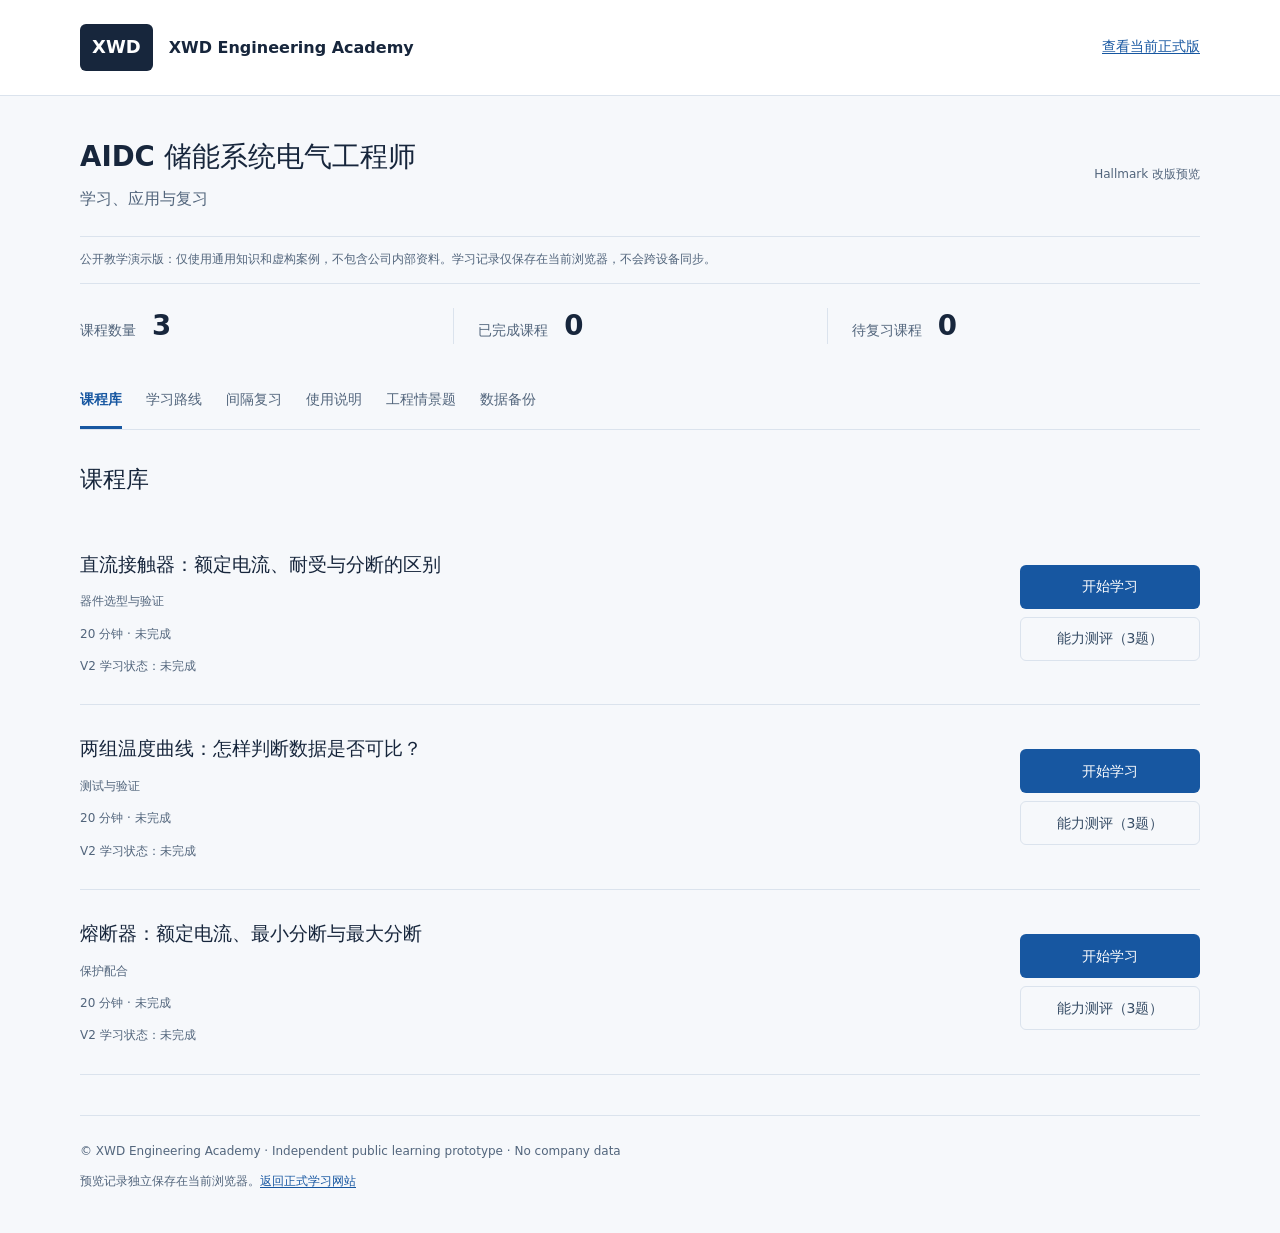
<file: hallmark-preview/index.html>
<!doctype html>
<html lang="zh-CN"><head><meta charset="utf-8"><meta name="viewport" content="width=device-width,initial-scale=1"><meta name="color-scheme" content="light"><title>XWD Engineering Academy</title>
<meta name="description" content="AIDC 储能系统电气工程学习：通用课程、能力测评与工程情景训练。"><link rel="stylesheet" href="academy.css"></head><body><a class="skip-link" href="#view">跳至学习内容</a><header><div class="header-inner"><a class="wordmark" href="./" aria-label="XWD 学习首页"><span class="brand-mark">XWD</span><span>XWD Engineering Academy</span></a><a class="compare-link" href="../">查看当前正式版</a></div></header><main>
<div class="workspace-heading"><div><h1>AIDC 储能系统电气工程师</h1><p>学习、应用与复习</p></div><span class="preview-label">Hallmark 改版预览</span></div>
<div class="notice">公开教学演示版：仅使用通用知识和虚构案例，不包含公司内部资料。学习记录仅保存在当前浏览器，不会跨设备同步。</div>
<div class="grid stats" aria-label="学习概览"><div class="card"><div class="muted">课程数量</div><div class="metric" id="count">0</div></div><div class="card"><div class="muted">已完成课程</div><div class="metric" id="completed">0</div></div><div class="card"><div class="muted">待复习课程</div><div class="metric" id="due">0</div></div></div>
<nav class="toolbar" aria-label="学习导航"><button id="tab-courses" class="active" onclick="tab('courses')">课程库</button><button id="tab-review" onclick="tab('review')">间隔复习</button><button id="tab-about" onclick="tab('about')">使用说明</button></nav>
<div id="view" tabindex="-1"><noscript><h2>课程库</h2><p>完整学习与进度记录需要启用 JavaScript。三节课程涵盖直流接触器、温度曲线可比性和熔断器保护配合。</p></noscript></div><footer>© XWD Engineering Academy · Independent public learning prototype · No company data<p>预览记录独立保存在当前浏览器。<a href="../">返回正式学习网站</a></p></footer></main>
<script>
const lessons=[{id:'contactor',category:'器件选型与验证',title:'直流接触器：额定电流、耐受与分断的区别',time:20,sections:[
['一句话核心判断','接触器能持续承载某电流，不代表能在相同电流下安全分断，更不代表能主动切断预期短路电流。'],
['为什么要做','避免将额定通流、短时耐受、正常负载分断和故障分断混为一谈，造成器件选型与保护配合错误。'],
['底层原理与因果链','通流时主要关注接触电阻引起的 I²R 损耗和温升；分断时触点分离形成电弧，直流没有自然过零点，灭弧能力受电压、电流、回路电感和触点运动影响。'],
['在 AIDC 项目中的位置','接触器位于电池主回路，配合 BMS 控制、熔断器或断路器完成正常操作与异常保护。具体职责由系统保护架构定义。'],
['工程师实际怎么做','先确定工作电压、电流、环境与降额；再定义正常操作次数、带载分断要求、短路期间状态和保护器件动作时序；逐项核对规格书与试验报告。'],
['常见错误与失效模式','将 600A 额定通流理解为 600A 任意条件可分断；将 8kA/10ms 短时耐受理解为 8kA 主动分断；忽略线圈驱动电压范围。'],
['与已学知识的连接','与熔断器的故障清除职责、接触器温升测试和供应商报告适用性审查直接相关。'],
['主动回忆','① 额定通流和主动分断有什么区别？② 为什么直流电弧更难熄灭？③ 为什么需要核对回路电感？④ 短路保护中熔断器和接触器如何分工？'],
['工程情景题','教学假设：电池系统工作电流 400A，预期短路电流 6kA，接触器额定 600A。能否据此批准选型？请列出至少 4 项仍需核验的证据。'],
['达到“会”的标准','能够独立解释四种电流能力，识别保护职责，并形成“要求—证据—缺口—结论”核对表。']],q:'以下哪项判断正确？',opts:['额定通流 600A 就一定能分断 600A','短时耐受 8kA 就一定能主动分断 8kA','通流、短时耐受和主动分断必须分别核验'],answer:2,explain:'三种能力对应不同物理过程和测试条件，不能互相替代。'},
{id:'thermal',category:'测试与验证',title:'两组温度曲线：怎样判断数据是否可比？',time:20,sections:[
['一句话核心判断','温度曲线能否支持设计决策，先看测试条件和测量链路是否可比，再看数值差异。'],
['为什么要做','避免将环境温度、测点位置、热负载或时间基准造成的差异误判为器件性能差异。'],
['底层原理与因果链','对流散热受表面与环境温差、风速和风道影响。不同初始温度与环境条件会改变降温驱动力；不同采样时钟会导致曲线错位。'],
['在 AIDC 项目中的位置','用于风扇替代、机柜热设计、老化试验、温升评估及故障定位。'],
['工程师实际怎么做','统一热负载、环境、测点、采样周期与工步时间；记录原始数据；计算最大温升和平均降温速率；在预先冻结的判据下评审。'],
['常见错误与失效模式','只比最高绝对温度；测试后修改合格标准；将 BMU 与外部数采不同位置的读数直接相减。'],
['与已学知识的连接','延伸风扇替代验证与接触器温升试验的控制变量方法。'],
['主动回忆','① 为什么最高温度不能直接比较？② 为什么需要共同事件对齐时间？③ 数采通道不足怎么办？④ 为什么要提前冻结判据？'],
['工程情景题','教学假设：A 的环境温度 25℃、最高温度 46℃；B 的环境温度 28℃、最高温度 47℃。分别计算温升，并判断能否直接认定 B 更差。'],
['达到“会”的标准','能独立建立测温与采样确认表、计算温升、识别干扰因素并提出补测方案。']],q:'A 环境 25℃、最高 46℃；B 环境 28℃、最高 47℃。正确判断是？',opts:['B 的绝对温度更高，所以散热一定更差','A 温升 21℃、B 温升 19℃，但仍需检查可比条件','B 温升 22℃'],answer:1,explain:'最大环境温升分别为 21℃ 和 19℃，但两次环境不同，仍需检查测试边界与重复性。'},
{id:'fuse',category:'保护配合',title:'熔断器：额定电流、最小分断与最大分断',time:20,sections:[
['一句话核心判断','熔断器不是“电流超过额定值就立即熔断”，其保护效果取决于时间—电流特性、回路条件和分断能力。'],
['为什么要做','避免在正常冲击时误熔断，或在故障电流范围内无法可靠清除故障。'],
['底层原理与因果链','熔体因电流热效应积累能量而熔化；故障清除还包含电弧阶段，时间、电压和回路条件均影响结果。'],
['在 AIDC 项目中的位置','与主回路接触器、母排、线缆和电池短路能力共同构成保护配合。'],
['工程师实际怎么做','确认工作电流、环境降额、预期故障电流范围、时间—电流曲线、I²t、分断能力与保护协调要求。'],
['常见错误与失效模式','只按额定电流选型；忽略直流额定电压；将最大分断能力理解为任何小故障电流都能可靠清除。'],
['与已学知识的连接','与接触器短时耐受、系统故障电流估算和线缆热稳定校核相连。'],
['主动回忆','① 熔断器为何不会在略高于额定电流时立即动作？② 什么是时间—电流曲线？③ 为什么要看最小和最大分断条件？'],
['工程情景题','教学假设：系统持续电流 400A，存在短时启动冲击，故障电流范围待确认。仅凭 500A 额定熔断器能否选型？请说明缺失输入。'],
['达到“会”的标准','能列出选型输入、识别冲击与故障保护冲突，并说明需要哪些曲线与试验报告。']],q:'熔断器选型最合理的方法是？',opts:['只要求额定电流大于工作电流','只看最大分断能力','结合工作电流、冲击、时间—电流特性、直流电压和故障电流范围'],answer:2,explain:'熔断器选型必须兼顾正常运行不误动作与故障可靠清除。'}];
const key='xwd_academy_hallmark_preview_progress_v1';let state={};try{state=JSON.parse(localStorage.getItem(key)||'{}')}catch(e){}const save=()=>{try{localStorage.setItem(key,JSON.stringify(state))}catch(e){alert('浏览器不允许保存进度，请使用非隐私模式或手动记录。')}};
const esc=s=>String(s).replace(/[&<>"']/g,c=>({'&':'&amp;','<':'&lt;','>':'&gt;','"':'&quot;',"'":'&#39;'}[c]));
const day=86400000;function dueDate(p){if(!p||!p.completed)return null;let n=p.reviewCount||0;return p.lastReviewed+([1,3,7,30][Math.min(n,3)]*day)}function stats(){document.getElementById('count').textContent=lessons.length;document.getElementById('completed').textContent=Object.values(state).filter(x=>x.completed).length;document.getElementById('due').textContent=lessons.filter(x=>dueDate(state[x.id])!==null&&dueDate(state[x.id])<=Date.now()).length}
function tab(name){document.querySelectorAll('.toolbar button').forEach(x=>x.classList.toggle('active',x.id==='tab-'+name));let v=document.getElementById('view');if(name==='about'){v.innerHTML='<div class="card"><h2>使用说明</h2><p>本项目与私人工程资料仓库完全隔离。当前课程均为通用教学内容和假设案例。</p><p>完成课程后可参加单题知识检查；通过后安排第 1、3、7、30 天复习。复习时间按上次成功复习时间计算。</p><p>进度仅保存在当前浏览器的 localStorage 中，无法自动跨设备同步，清除网站数据后可能丢失。</p><p>此站点公开访问，请勿填写或上传公司内部信息、真实项目参数及其他敏感资料。</p></div>';return}let arr=name==='review'?lessons.filter(x=>state[x.id]?.completed):lessons;v.innerHTML='<h2>'+(name==='review'?'复习队列':'课程库')+'</h2>'+(!arr.length?'<div class="card">暂无已完成课程。先完成一节课程吧。</div>':arr.map(l=>{let p=state[l.id],d=dueDate(p);return '<div class="card lesson"><span class="pill">'+esc(l.category)+'</span><h3>'+esc(l.title)+'</h3><div class="muted">'+l.time+' 分钟 · '+(p?.completed?'已完成':'未完成')+(d?' · 下次复习：'+new Date(d).toLocaleDateString('zh-CN')+(d<=Date.now()?'（到期）':''):'')+'</div><button onclick="openLesson(\''+l.id+'\')">'+(p?.completed?'复习课程':'开始学习')+'</button></div>'}).join(''));stats()}
function openLesson(id){let l=lessons.find(x=>x.id===id);if(!l)return;document.getElementById('view').innerHTML='<article><div class="row"><span class="pill">'+esc(l.category)+' · '+l.time+' 分钟</span><button class="secondary" onclick="tab(\'courses\')">返回课程库</button></div><h2>'+esc(l.title)+'</h2>'+l.sections.map((s,i)=>'<section><h3>'+(i+1)+'. '+esc(s[0])+'</h3><p>'+esc(s[1])+'</p></section>').join('')+'<section><h3>知识检查</h3><div class="question"><strong>'+esc(l.q)+'</strong>'+l.opts.map((o,i)=>'<label><input type="radio" name="ans" value="'+i+'">'+esc(o)+'</label>').join('')+'</div><button onclick="grade(\''+id+'\')">提交答案</button><p id="result" aria-live="polite"></p></section></article>'}
function grade(id){let l=lessons.find(x=>x.id===id),s=document.querySelector('input[name="ans"]:checked'),el=document.getElementById('result');if(!s){el.textContent='请选择答案。';return}if(Number(s.value)!==l.answer){el.textContent='尚未通过：'+l.explain;return}let p=state[id]||{},was=p.completed;p.completed=true;p.lastReviewed=Date.now();p.reviewCount=was?Math.min((p.reviewCount||0)+1,3):0;state[id]=p;save();stats();el.textContent='回答正确！'+l.explain+' 已记录学习进度，下次复习日期：'+new Date(dueDate(p)).toLocaleDateString('zh-CN')}
stats();tab('courses');
</script><script src="v2.js"></script><script src="v3.js"></script><script src="interface.js"></script><script src="preview.js"></script></body></html>
</file>
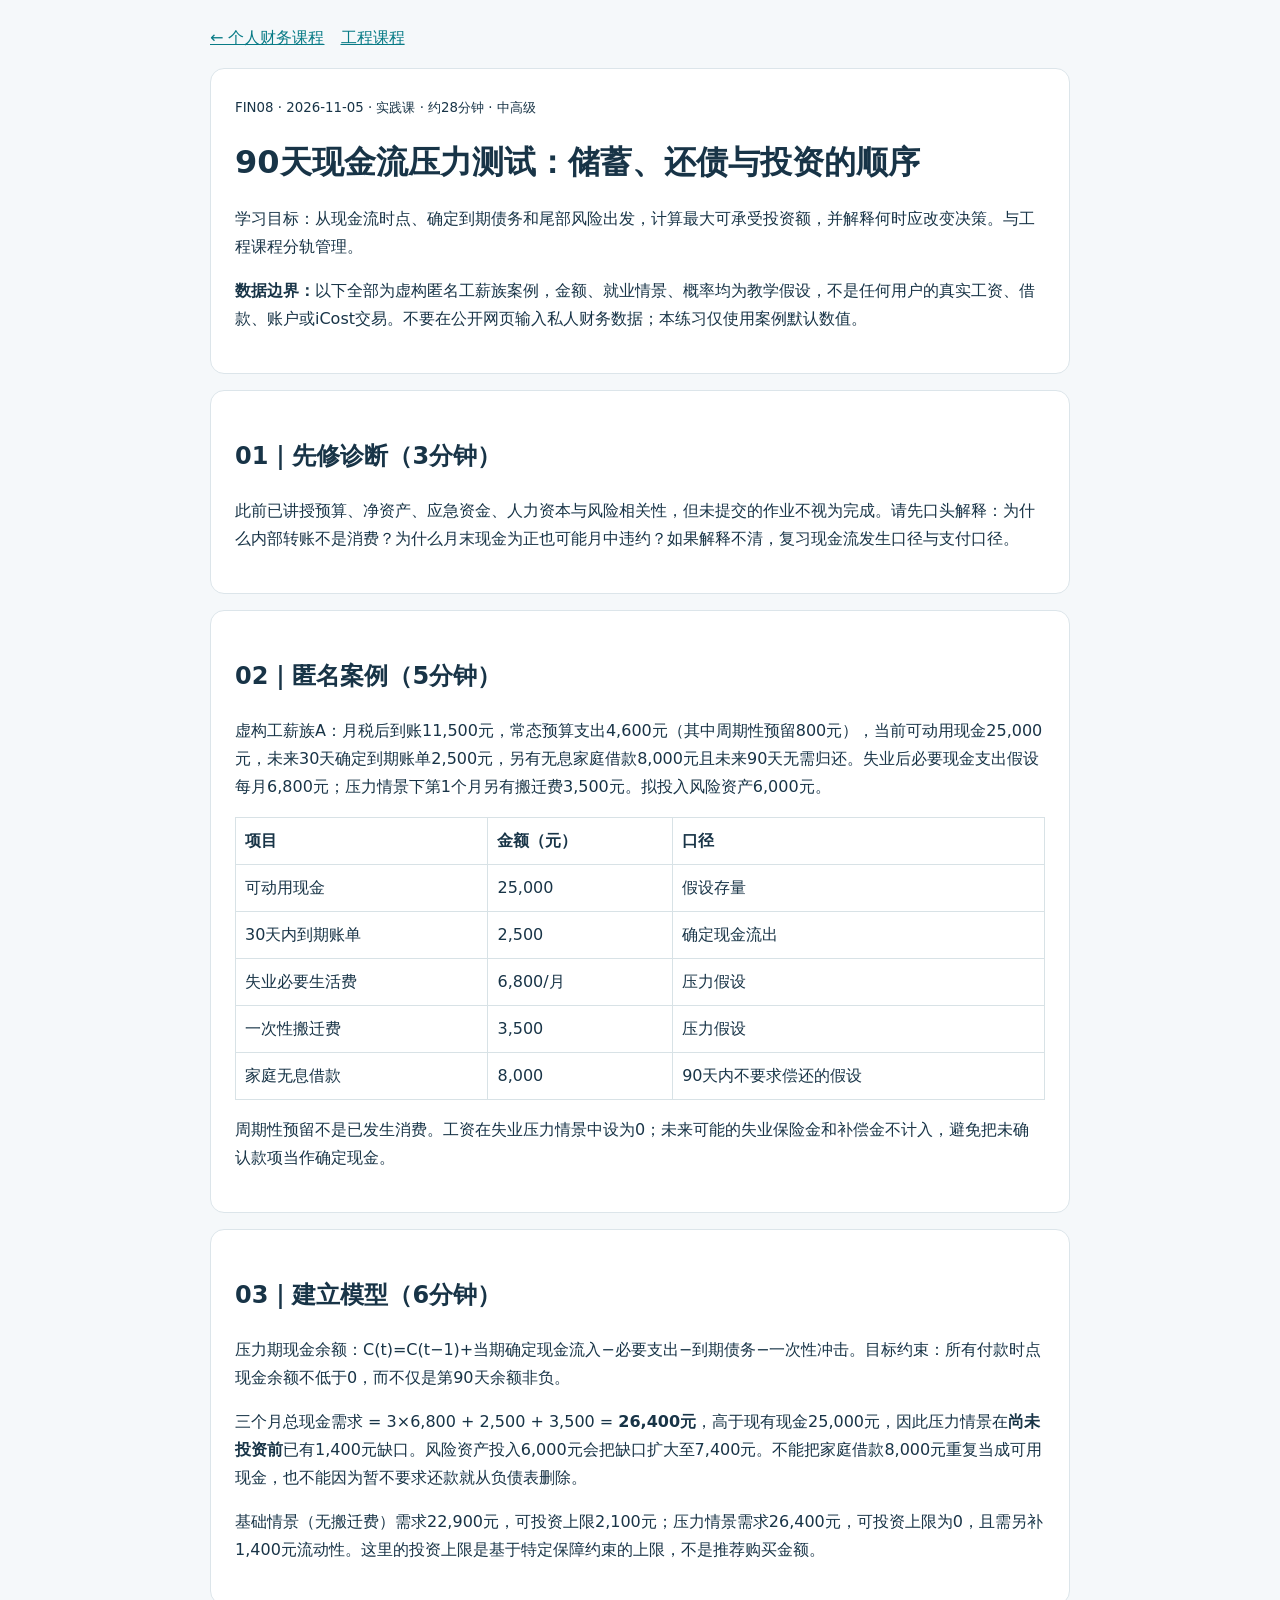
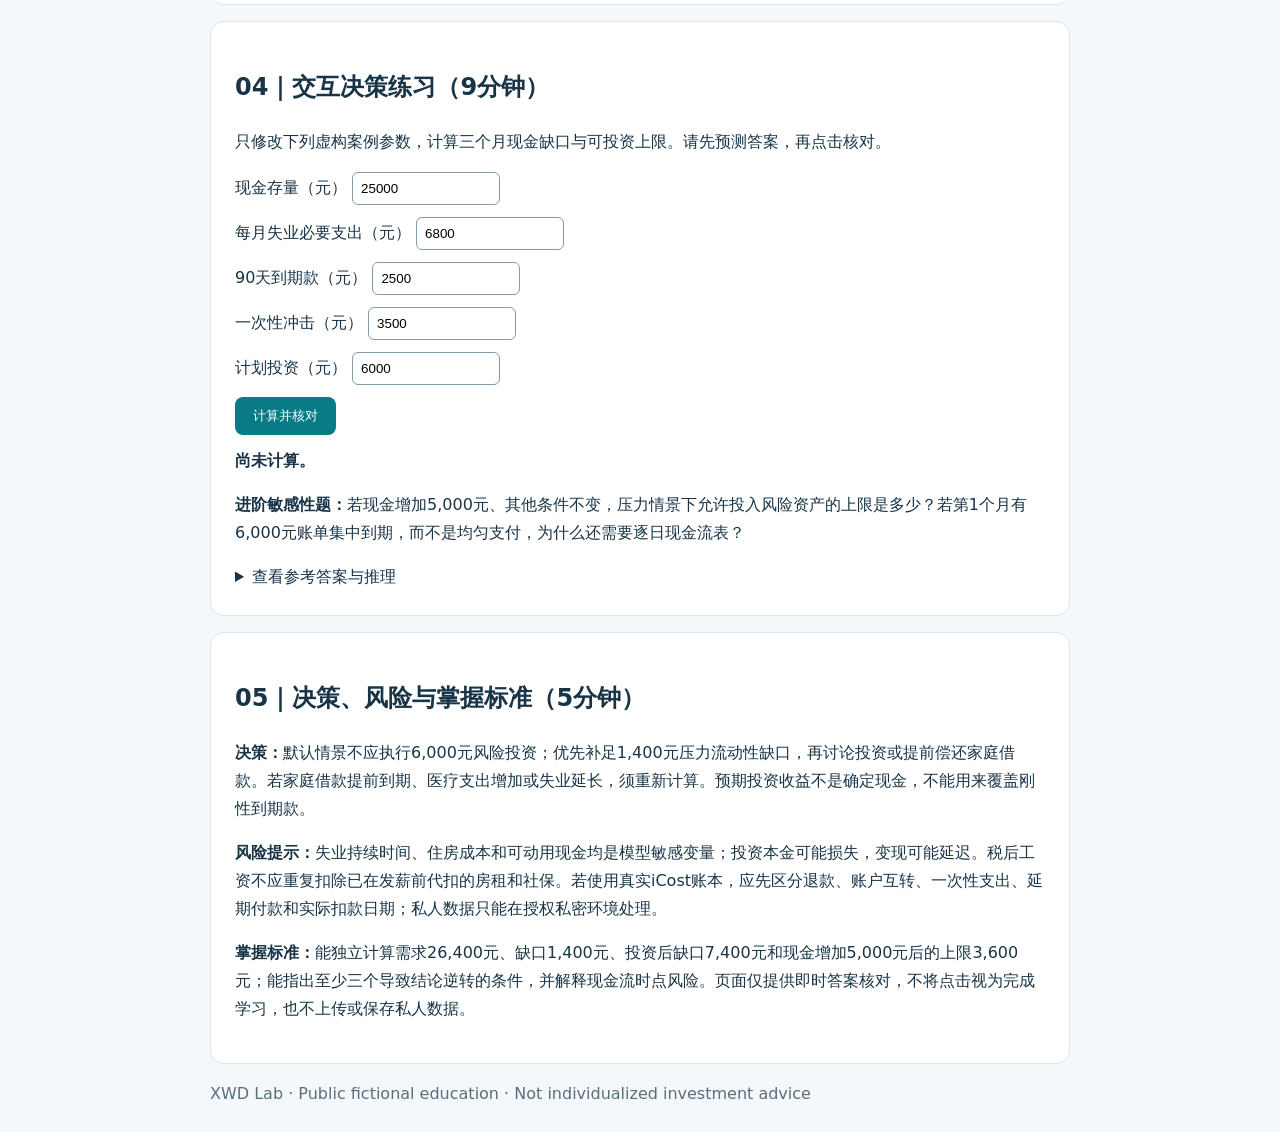
<file: finance/practice-2026-11-05/index.html>
<!doctype html><html lang="zh-CN"><meta charset="utf-8"><meta name="viewport" content="width=device-width,initial-scale=1"><title>FIN08｜现金流压力测试实践 · XWD Lab</title><style>body{font:16px/1.75 system-ui,"Microsoft YaHei",sans-serif;max-width:860px;margin:auto;padding:24px;color:#183447;background:#f5f8fa}main,section{background:white;padding:24px;border-radius:14px;margin:16px 0;border:1px solid #dce5ea}h1{line-height:1.3}a{color:#087b86}table{border-collapse:collapse;width:100%}td,th{border:1px solid #d8e2e6;padding:9px;text-align:left}input{padding:8px;width:130px;max-width:90%;border:1px solid #829ba9;border-radius:6px}button{background:#087b86;color:white;border:0;border-radius:8px;padding:10px 18px;cursor:pointer}.muted{color:#596f7a}label{display:block;margin:12px 0}output{display:block;margin-top:12px;font-weight:700}details{margin-top:14px}</style><header><a href="../">← 个人财务课程</a>　<a href="../../">工程课程</a></header><main><small>FIN08 · 2026-11-05 · 实践课 · 约28分钟 · 中高级</small><h1>90天现金流压力测试：储蓄、还债与投资的顺序</h1><p>学习目标：从现金流时点、确定到期债务和尾部风险出发，计算最大可承受投资额，并解释何时应改变决策。与工程课程分轨管理。</p><p><strong>数据边界：</strong>以下全部为虚构匿名工薪族案例，金额、就业情景、概率均为教学假设，不是任何用户的真实工资、借款、账户或iCost交易。不要在公开网页输入私人财务数据；本练习仅使用案例默认数值。</p></main><section><h2>01｜先修诊断（3分钟）</h2><p>此前已讲授预算、净资产、应急资金、人力资本与风险相关性，但未提交的作业不视为完成。请先口头解释：为什么内部转账不是消费？为什么月末现金为正也可能月中违约？如果解释不清，复习现金流发生口径与支付口径。</p></section><section><h2>02｜匿名案例（5分钟）</h2><p>虚构工薪族A：月税后到账11,500元，常态预算支出4,600元（其中周期性预留800元），当前可动用现金25,000元，未来30天确定到期账单2,500元，另有无息家庭借款8,000元且未来90天无需归还。失业后必要现金支出假设每月6,800元；压力情景下第1个月另有搬迁费3,500元。拟投入风险资产6,000元。</p><table><tr><th>项目</th><th>金额（元）</th><th>口径</th></tr><tr><td>可动用现金</td><td>25,000</td><td>假设存量</td></tr><tr><td>30天内到期账单</td><td>2,500</td><td>确定现金流出</td></tr><tr><td>失业必要生活费</td><td>6,800/月</td><td>压力假设</td></tr><tr><td>一次性搬迁费</td><td>3,500</td><td>压力假设</td></tr><tr><td>家庭无息借款</td><td>8,000</td><td>90天内不要求偿还的假设</td></tr></table><p>周期性预留不是已发生消费。工资在失业压力情景中设为0；未来可能的失业保险金和补偿金不计入，避免把未确认款项当作确定现金。</p></section><section><h2>03｜建立模型（6分钟）</h2><p>压力期现金余额：C(t)=C(t−1)+当期确定现金流入−必要支出−到期债务−一次性冲击。目标约束：所有付款时点现金余额不低于0，而不仅是第90天余额非负。</p><p>三个月总现金需求 = 3×6,800 + 2,500 + 3,500 = <strong>26,400元</strong>，高于现有现金25,000元，因此压力情景在<strong>尚未投资前</strong>已有1,400元缺口。风险资产投入6,000元会把缺口扩大至7,400元。不能把家庭借款8,000元重复当成可用现金，也不能因为暂不要求还款就从负债表删除。</p><p>基础情景（无搬迁费）需求22,900元，可投资上限2,100元；压力情景需求26,400元，可投资上限为0，且需另补1,400元流动性。这里的投资上限是基于特定保障约束的上限，不是推荐购买金额。</p></section><section><h2>04｜交互决策练习（9分钟）</h2><p>只修改下列虚构案例参数，计算三个月现金缺口与可投资上限。请先预测答案，再点击核对。</p><label>现金存量（元） <input id="cash" type="number" min="0" value="25000"></label><label>每月失业必要支出（元） <input id="monthly" type="number" min="0" value="6800"></label><label>90天到期款（元） <input id="due" type="number" min="0" value="2500"></label><label>一次性冲击（元） <input id="shock" type="number" min="0" value="3500"></label><label>计划投资（元） <input id="invest" type="number" min="0" value="6000"></label><button id="check">计算并核对</button><output id="answer" aria-live="polite">尚未计算。</output><p><strong>进阶敏感性题：</strong>若现金增加5,000元、其他条件不变，压力情景下允许投入风险资产的上限是多少？若第1个月有6,000元账单集中到期，而不是均匀支付，为什么还需要逐日现金流表？</p><details><summary>查看参考答案与推理</summary><p>默认参数：需求26,400元，投资前缺口1,400元；计划投资后缺口7,400元；压力约束下可投资上限0元。现金增加5,000元后，压力投资上限3,600元。逐日现金流是为了识别中途断流，即使90天末总量足够，也可能在付款日前缺钱。</p></details></section><section><h2>05｜决策、风险与掌握标准（5分钟）</h2><p><strong>决策：</strong>默认情景不应执行6,000元风险投资；优先补足1,400元压力流动性缺口，再讨论投资或提前偿还家庭借款。若家庭借款提前到期、医疗支出增加或失业延长，须重新计算。预期投资收益不是确定现金，不能用来覆盖刚性到期款。</p><p><strong>风险提示：</strong>失业持续时间、住房成本和可动用现金均是模型敏感变量；投资本金可能损失，变现可能延迟。税后工资不应重复扣除已在发薪前代扣的房租和社保。若使用真实iCost账本，应先区分退款、账户互转、一次性支出、延期付款和实际扣款日期；私人数据只能在授权私密环境处理。</p><p><strong>掌握标准：</strong>能独立计算需求26,400元、缺口1,400元、投资后缺口7,400元和现金增加5,000元后的上限3,600元；能指出至少三个导致结论逆转的条件，并解释现金流时点风险。页面仅提供即时答案核对，不将点击视为完成学习，也不上传或保存私人数据。</p></section><footer class="muted">XWD Lab · Public fictional education · Not individualized investment advice</footer><script>document.getElementById('check').addEventListener('click',()=>{let ids=['cash','monthly','due','shock','invest'];let v=ids.map(id=>Number(document.getElementById(id).value));if(v.some(x=>!Number.isFinite(x)||x<0)){document.getElementById('answer').textContent='请输入非负有效金额';return}let [c,m,d,s,i]=v,need=3*m+d+s,gap=Math.max(0,need-c),cap=Math.max(0,c-need),post=Math.max(0,need-c+i);document.getElementById('answer').textContent='90天压力需求：'+need.toLocaleString('zh-CN')+'元；投资前缺口：'+gap.toLocaleString('zh-CN')+'元；风险投资上限：'+cap.toLocaleString('zh-CN')+'元；按计划投资后缺口：'+post.toLocaleString('zh-CN')+'元。'+(post>0?'当前计划不满足压力流动性约束。':'当前计划满足总量约束，但仍需逐时点检查。')});</script></html>
</file>
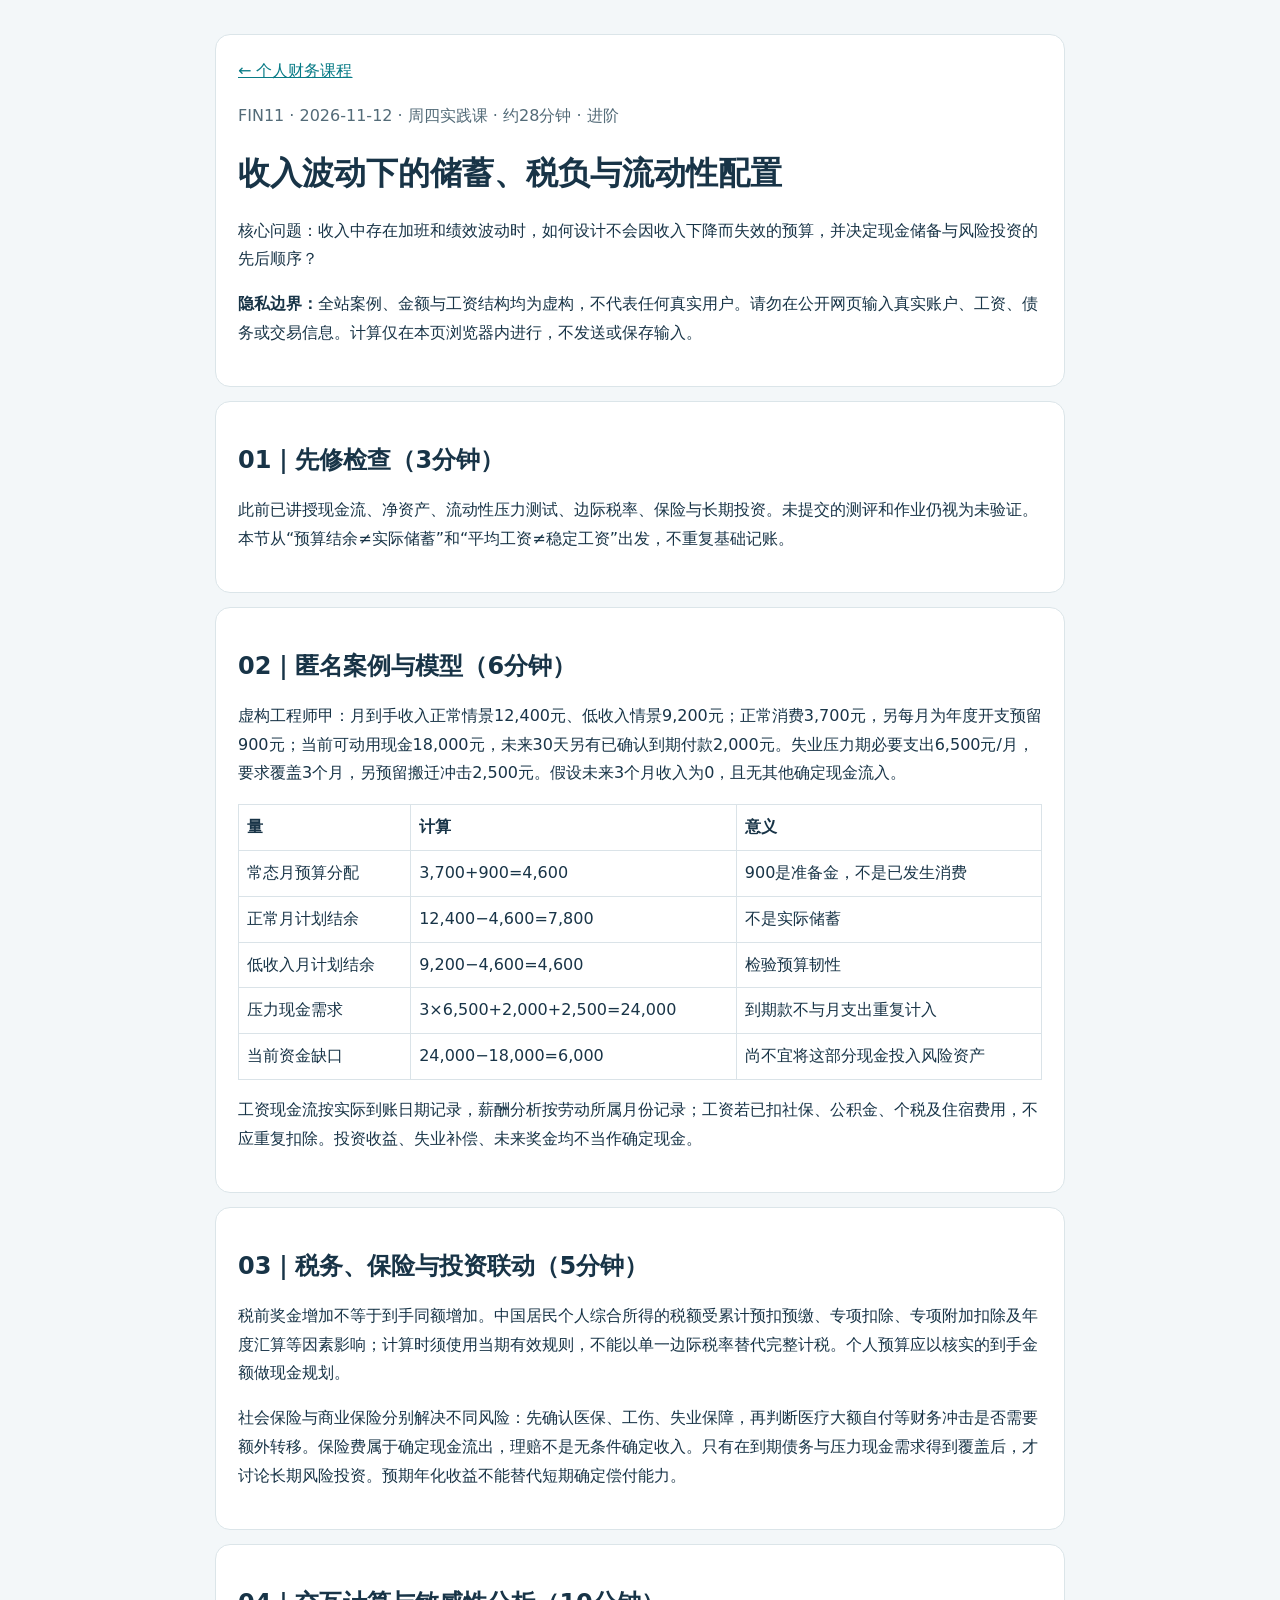
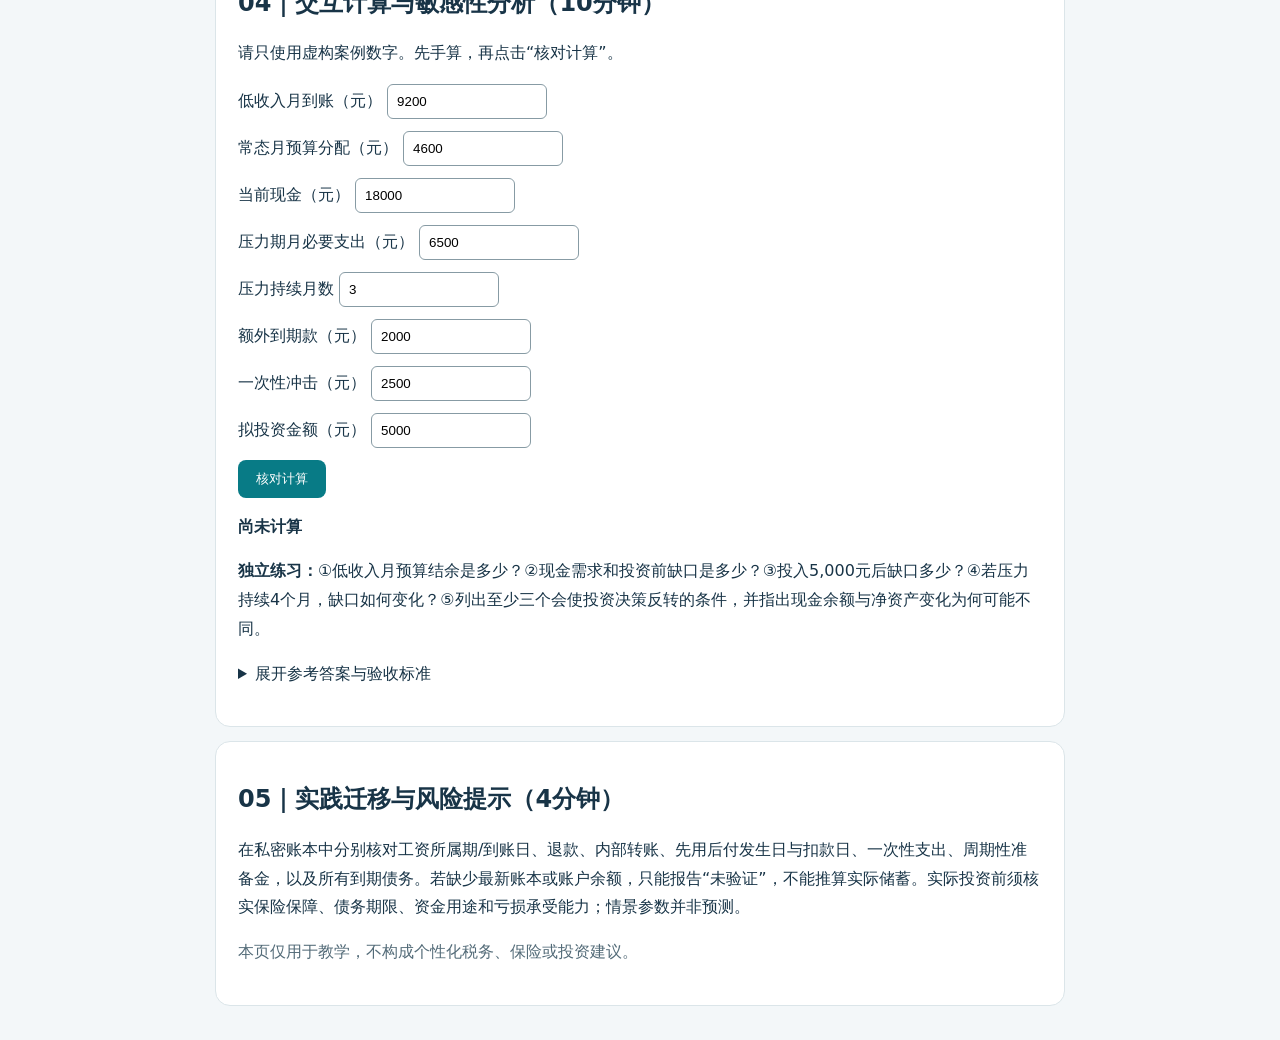
<file: finance/practice-2026-11-12/index.html>
<!doctype html><html lang="zh-CN"><head><meta charset="utf-8"><meta name="viewport" content="width=device-width,initial-scale=1"><title>FIN11｜税后收入波动与应急资金优化</title><style>body{font:16px/1.8 system-ui,"Microsoft YaHei",sans-serif;background:#f3f7f9;color:#183447;max-width:850px;margin:auto;padding:20px}section,header{background:white;border:1px solid #dbe5e9;border-radius:15px;padding:22px;margin:14px 0}h1,h2{line-height:1.35}a{color:#087b86}input{padding:9px;width:140px;max-width:85%;border:1px solid #879ba4;border-radius:6px}label{display:block;margin:12px 0}button{background:#087b86;color:white;border:0;border-radius:8px;padding:10px 18px;cursor:pointer}table{border-collapse:collapse;width:100%}td,th{border:1px solid #dae3e8;padding:8px;text-align:left}output{display:block;font-weight:bold;margin-top:15px}.muted{color:#536b78}details{margin:15px 0}</style></head><body><header><a href="../">← 个人财务课程</a><p class="muted">FIN11 · 2026-11-12 · 周四实践课 · 约28分钟 · 进阶</p><h1>收入波动下的储蓄、税负与流动性配置</h1><p>核心问题：收入中存在加班和绩效波动时，如何设计不会因收入下降而失效的预算，并决定现金储备与风险投资的先后顺序？</p><p><strong>隐私边界：</strong>全站案例、金额与工资结构均为虚构，不代表任何真实用户。请勿在公开网页输入真实账户、工资、债务或交易信息。计算仅在本页浏览器内进行，不发送或保存输入。</p></header><section><h2>01｜先修检查（3分钟）</h2><p>此前已讲授现金流、净资产、流动性压力测试、边际税率、保险与长期投资。未提交的测评和作业仍视为未验证。本节从“预算结余≠实际储蓄”和“平均工资≠稳定工资”出发，不重复基础记账。</p></section><section><h2>02｜匿名案例与模型（6分钟）</h2><p>虚构工程师甲：月到手收入正常情景12,400元、低收入情景9,200元；正常消费3,700元，另每月为年度开支预留900元；当前可动用现金18,000元，未来30天另有已确认到期付款2,000元。失业压力期必要支出6,500元/月，要求覆盖3个月，另预留搬迁冲击2,500元。假设未来3个月收入为0，且无其他确定现金流入。</p><table><tr><th>量</th><th>计算</th><th>意义</th></tr><tr><td>常态月预算分配</td><td>3,700+900=4,600</td><td>900是准备金，不是已发生消费</td></tr><tr><td>正常月计划结余</td><td>12,400−4,600=7,800</td><td>不是实际储蓄</td></tr><tr><td>低收入月计划结余</td><td>9,200−4,600=4,600</td><td>检验预算韧性</td></tr><tr><td>压力现金需求</td><td>3×6,500+2,000+2,500=24,000</td><td>到期款不与月支出重复计入</td></tr><tr><td>当前资金缺口</td><td>24,000−18,000=6,000</td><td>尚不宜将这部分现金投入风险资产</td></tr></table><p>工资现金流按实际到账日期记录，薪酬分析按劳动所属月份记录；工资若已扣社保、公积金、个税及住宿费用，不应重复扣除。投资收益、失业补偿、未来奖金均不当作确定现金。</p></section><section><h2>03｜税务、保险与投资联动（5分钟）</h2><p>税前奖金增加不等于到手同额增加。中国居民个人综合所得的税额受累计预扣预缴、专项扣除、专项附加扣除及年度汇算等因素影响；计算时须使用当期有效规则，不能以单一边际税率替代完整计税。个人预算应以核实的到手金额做现金规划。</p><p>社会保险与商业保险分别解决不同风险：先确认医保、工伤、失业保障，再判断医疗大额自付等财务冲击是否需要额外转移。保险费属于确定现金流出，理赔不是无条件确定收入。只有在到期债务与压力现金需求得到覆盖后，才讨论长期风险投资。预期年化收益不能替代短期确定偿付能力。</p></section><section><h2>04｜交互计算与敏感性分析（10分钟）</h2><p>请只使用虚构案例数字。先手算，再点击“核对计算”。</p><label>低收入月到账（元） <input id="income" type="number" min="0" value="9200"></label><label>常态月预算分配（元） <input id="budget" type="number" min="0" value="4600"></label><label>当前现金（元） <input id="cash" type="number" min="0" value="18000"></label><label>压力期月必要支出（元） <input id="cost" type="number" min="0" value="6500"></label><label>压力持续月数 <input id="months" type="number" min="1" max="24" value="3"></label><label>额外到期款（元） <input id="due" type="number" min="0" value="2000"></label><label>一次性冲击（元） <input id="shock" type="number" min="0" value="2500"></label><label>拟投资金额（元） <input id="invest" type="number" min="0" value="5000"></label><button id="calc" type="button">核对计算</button><output id="result" aria-live="polite">尚未计算</output><p><strong>独立练习：</strong>①低收入月预算结余是多少？②现金需求和投资前缺口是多少？③投入5,000元后缺口多少？④若压力持续4个月，缺口如何变化？⑤列出至少三个会使投资决策反转的条件，并指出现金余额与净资产变化为何可能不同。</p><details><summary>展开参考答案与验收标准</summary><p>默认参数：低收入月预算结余4,600元；压力需求24,000元；投资前缺口6,000元；投资后缺口11,000元。持续4个月时需求30,500元、投资前缺口12,500元。允许投资上限=max(0,现金−压力需求)，但当上限为0时仍须补足缺口。反转条件包括现金储备上升、到期付款减少、必要支出下降、风险期限缩短或获得可验证的保障。需说明模型忽略逐日付款顺序，实际执行必须进一步检验每个到期日的现金余额。</p><p><strong>通过标准：</strong>五项计算全对；能解释准备金与实际消费区别；至少指出三项敏感变量及一个模型局限；能够说明为什么不把未来奖金和风险投资收益计入刚性偿付资金。未提交作业不自动标记通过。</p></details></section><section><h2>05｜实践迁移与风险提示（4分钟）</h2><p>在私密账本中分别核对工资所属期/到账日、退款、内部转账、先用后付发生日与扣款日、一次性支出、周期性准备金，以及所有到期债务。若缺少最新账本或账户余额，只能报告“未验证”，不能推算实际储蓄。实际投资前须核实保险保障、债务期限、资金用途和亏损承受能力；情景参数并非预测。</p><p class="muted">本页仅用于教学，不构成个性化税务、保险或投资建议。</p></section><script>document.getElementById('calc').addEventListener('click',()=>{const ids=['income','budget','cash','cost','months','due','shock','invest'];const v=ids.map(x=>Number(document.getElementById(x).value));const raw=ids.map(x=>document.getElementById(x).value);if(raw.some(x=>x==='')||v.some(x=>!Number.isFinite(x)||x<0)||v[4]<1||v[4]>24){document.getElementById('result').textContent='请输入有效非负金额和1—24个月期限';return}const [i,b,c,m,n,d,s,inv]=v,need=m*n+d+s,gap=Math.max(0,need-c),after=Math.max(0,need-c+inv),cap=Math.max(0,c-need);document.getElementById('result').textContent='低收入月计划结余：'+(i-b).toLocaleString('zh-CN')+'元；压力需求：'+need.toLocaleString('zh-CN')+'元；投资前缺口：'+gap.toLocaleString('zh-CN')+'元；投资后缺口：'+after.toLocaleString('zh-CN')+'元；压力约束下投资上限：'+cap.toLocaleString('zh-CN')+'元。'+(after>0?' 当前投资计划不满足压力现金约束。':' 总量约束满足，仍需检查每个付款时点。')});</script></body></html>
</file>
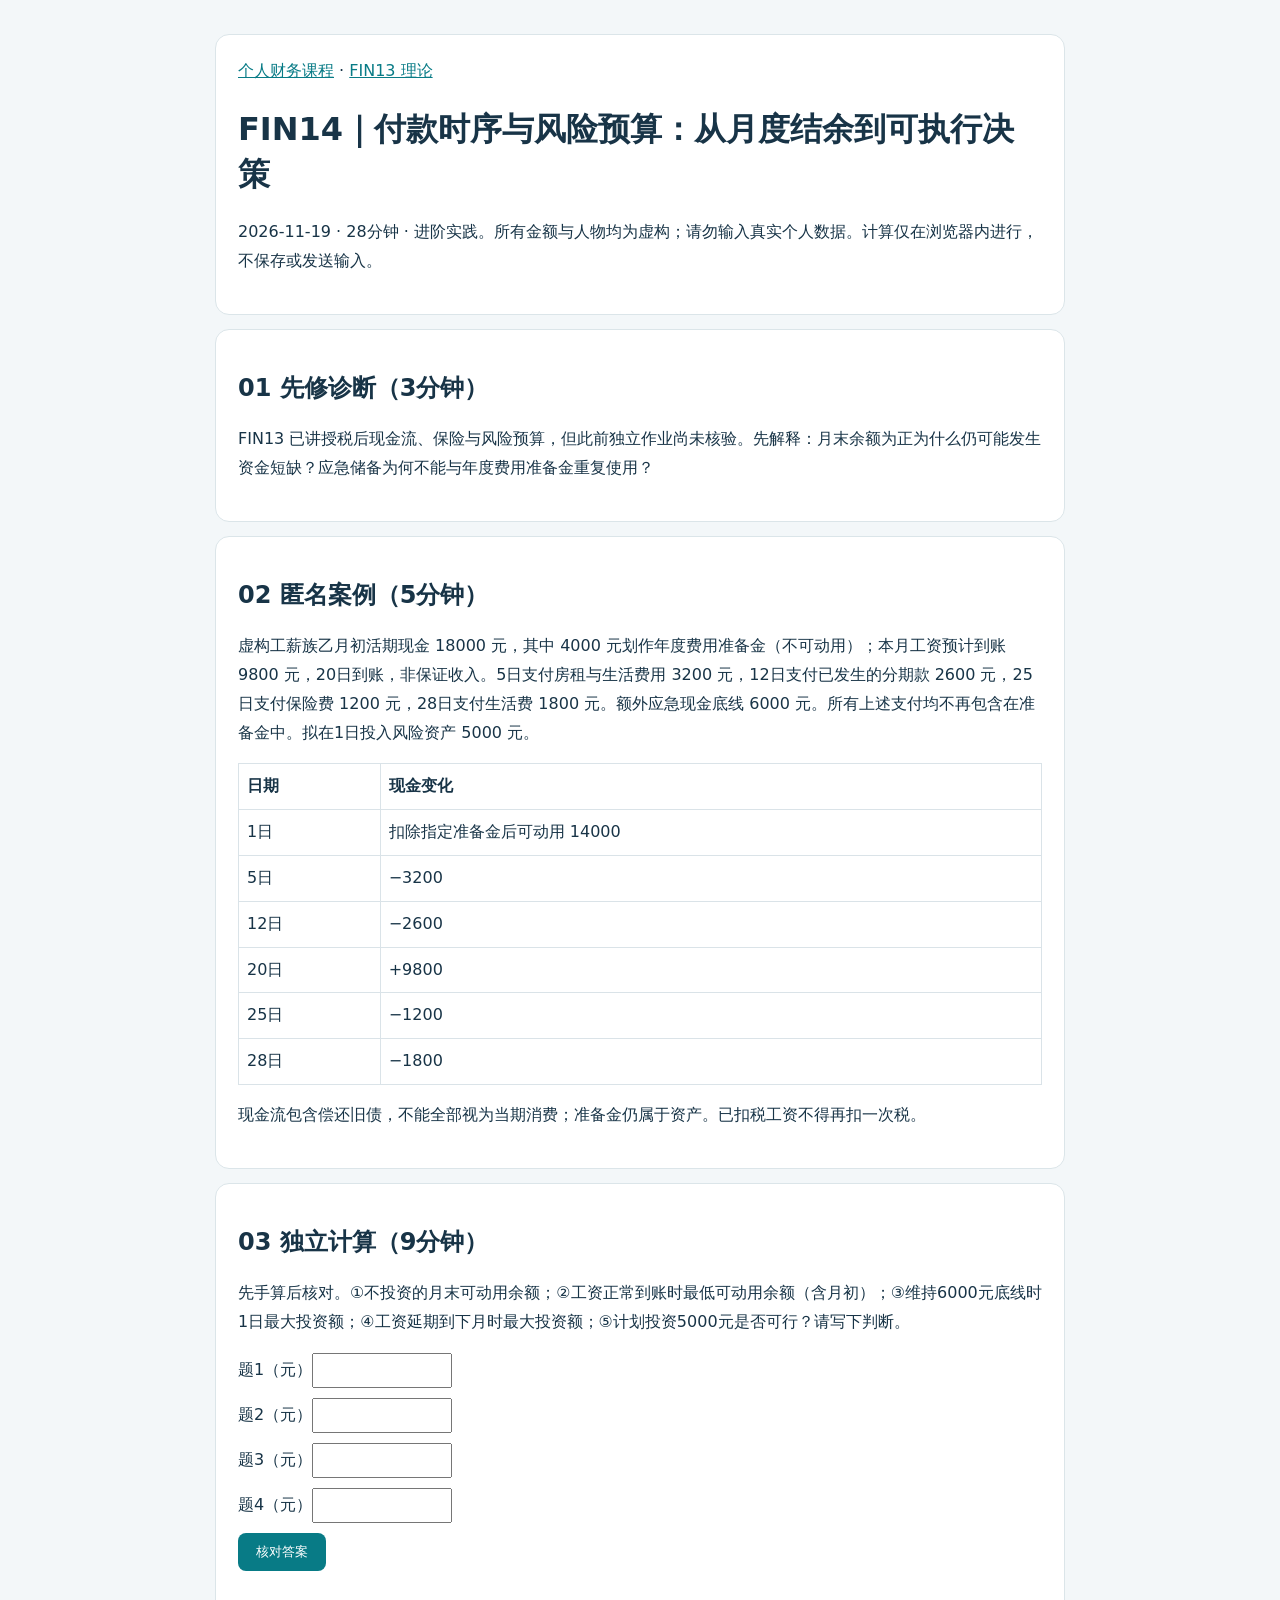
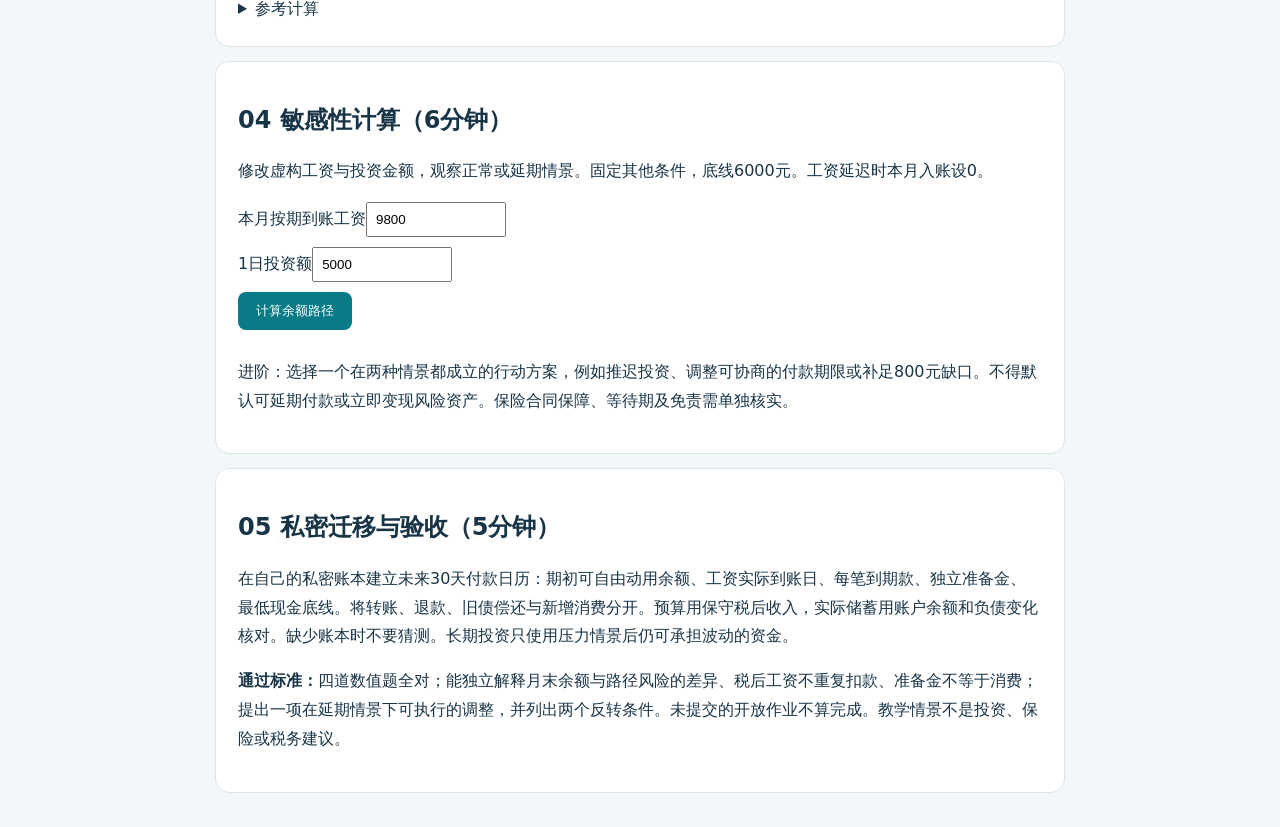
<file: finance/practice-2026-11-19/index.html>
<!doctype html><html lang="zh-CN"><head><meta charset="utf-8"><meta name="viewport" content="width=device-width,initial-scale=1"><title>FIN14｜付款时序与风险预算</title><style>body{font:16px/1.8 system-ui;background:#f3f7f9;color:#183447;max-width:850px;margin:auto;padding:20px}section,header{background:white;border:1px solid #dbe5e9;border-radius:14px;padding:22px;margin:14px 0}h1,h2{line-height:1.4}a{color:#087b86}input{padding:8px;width:120px}label{display:block;margin:10px 0}button{background:#087b86;color:white;border:0;border-radius:8px;padding:10px 18px}table{border-collapse:collapse;width:100%}td,th{border:1px solid #dae3e8;padding:8px;text-align:left}output{display:block;margin:12px 0;font-weight:bold}</style></head><body><header><a href="../">个人财务课程</a> · <a href="../theory-2026-11-17/">FIN13 理论</a><h1>FIN14｜付款时序与风险预算：从月度结余到可执行决策</h1><p>2026-11-19 · 28分钟 · 进阶实践。所有金额与人物均为虚构；请勿输入真实个人数据。计算仅在浏览器内进行，不保存或发送输入。</p></header><section><h2>01 先修诊断（3分钟）</h2><p>FIN13 已讲授税后现金流、保险与风险预算，但此前独立作业尚未核验。先解释：月末余额为正为什么仍可能发生资金短缺？应急储备为何不能与年度费用准备金重复使用？</p></section><section><h2>02 匿名案例（5分钟）</h2><p>虚构工薪族乙月初活期现金 18000 元，其中 4000 元划作年度费用准备金（不可动用）；本月工资预计到账 9800 元，20日到账，非保证收入。5日支付房租与生活费用 3200 元，12日支付已发生的分期款 2600 元，25日支付保险费 1200 元，28日支付生活费 1800 元。额外应急现金底线 6000 元。所有上述支付均不再包含在准备金中。拟在1日投入风险资产 5000 元。</p><table><tr><th>日期</th><th>现金变化</th></tr><tr><td>1日</td><td>扣除指定准备金后可动用 14000</td></tr><tr><td>5日</td><td>−3200</td></tr><tr><td>12日</td><td>−2600</td></tr><tr><td>20日</td><td>+9800</td></tr><tr><td>25日</td><td>−1200</td></tr><tr><td>28日</td><td>−1800</td></tr></table><p>现金流包含偿还旧债，不能全部视为当期消费；准备金仍属于资产。已扣税工资不得再扣一次税。</p></section><section><h2>03 独立计算（9分钟）</h2><p>先手算后核对。①不投资的月末可动用余额；②工资正常到账时最低可动用余额（含月初）；③维持6000元底线时1日最大投资额；④工资延期到下月时最大投资额；⑤计划投资5000元是否可行？请写下判断。</p><label>题1（元）<input id="a" type="number"></label><label>题2（元）<input id="b" type="number"></label><label>题3（元）<input id="c" type="number"></label><label>题4（元）<input id="d" type="number"></label><button id="check">核对答案</button><output id="result" aria-live="polite"></output><details><summary>参考计算</summary><p>路径为14000→10800→8200→18000→16800→15000。最低8200，正常情景投资上限2200。延期情景路径14000→10800→8200→7000→5200，投资上限0且底线已有800元缺口。5000元投资在正常情景也会令12日余额降至3200，低于底线。即使月末有钱也不能弥补此前的缺口。</p></details></section><section><h2>04 敏感性计算（6分钟）</h2><p>修改虚构工资与投资金额，观察正常或延期情景。固定其他条件，底线6000元。工资延迟时本月入账设0。</p><label>本月按期到账工资<input id="pay" type="number" min="0" value="9800"></label><label>1日投资额<input id="inv" type="number" min="0" value="5000"></label><button id="calc">计算余额路径</button><output id="path" aria-live="polite"></output><p>进阶：选择一个在两种情景都成立的行动方案，例如推迟投资、调整可协商的付款期限或补足800元缺口。不得默认可延期付款或立即变现风险资产。保险合同保障、等待期及免责需单独核实。</p></section><section><h2>05 私密迁移与验收（5分钟）</h2><p>在自己的私密账本建立未来30天付款日历：期初可自由动用余额、工资实际到账日、每笔到期款、独立准备金、最低现金底线。将转账、退款、旧债偿还与新增消费分开。预算用保守税后收入，实际储蓄用账户余额和负债变化核对。缺少账本时不要猜测。长期投资只使用压力情景后仍可承担波动的资金。</p><p><strong>通过标准：</strong>四道数值题全对；能独立解释月末余额与路径风险的差异、税后工资不重复扣款、准备金不等于消费；提出一项在延期情景下可执行的调整，并列出两个反转条件。未提交的开放作业不算完成。教学情景不是投资、保险或税务建议。</p></section><script>const el=id=>document.getElementById(id);el('check').onclick=()=>{let vals=['a','b','c','d'].map(x=>el(x).value);if(vals.some(x=>x==='')){el('result').textContent='请先完成全部计算';return}let ans=[15000,8200,2200,0];el('result').textContent='得分 '+vals.filter((x,i)=>Number(x)===ans[i]).length+'/4。参考答案：15000、8200、2200、0；延期已有800元底线缺口。'};el('calc').onclick=()=>{let p=Number(el('pay').value),i=Number(el('inv').value);if(['pay','inv'].some(x=>el(x).value==='')||![p,i].every(x=>Number.isFinite(x)&&x>=0)){el('path').textContent='请输入有效非负金额';return}let c=14000-i,arr=[c];for(let d of [-3200,-2600,p,-1200,-1800]){c+=d;arr.push(c)}let m=Math.min(...arr);el('path').textContent='余额路径：'+arr.join(' → ')+' 元；最低 '+m+' 元；月末 '+c+' 元；底线缺口 '+Math.max(0,6000-m)+' 元。'};</script></body></html>
</file>
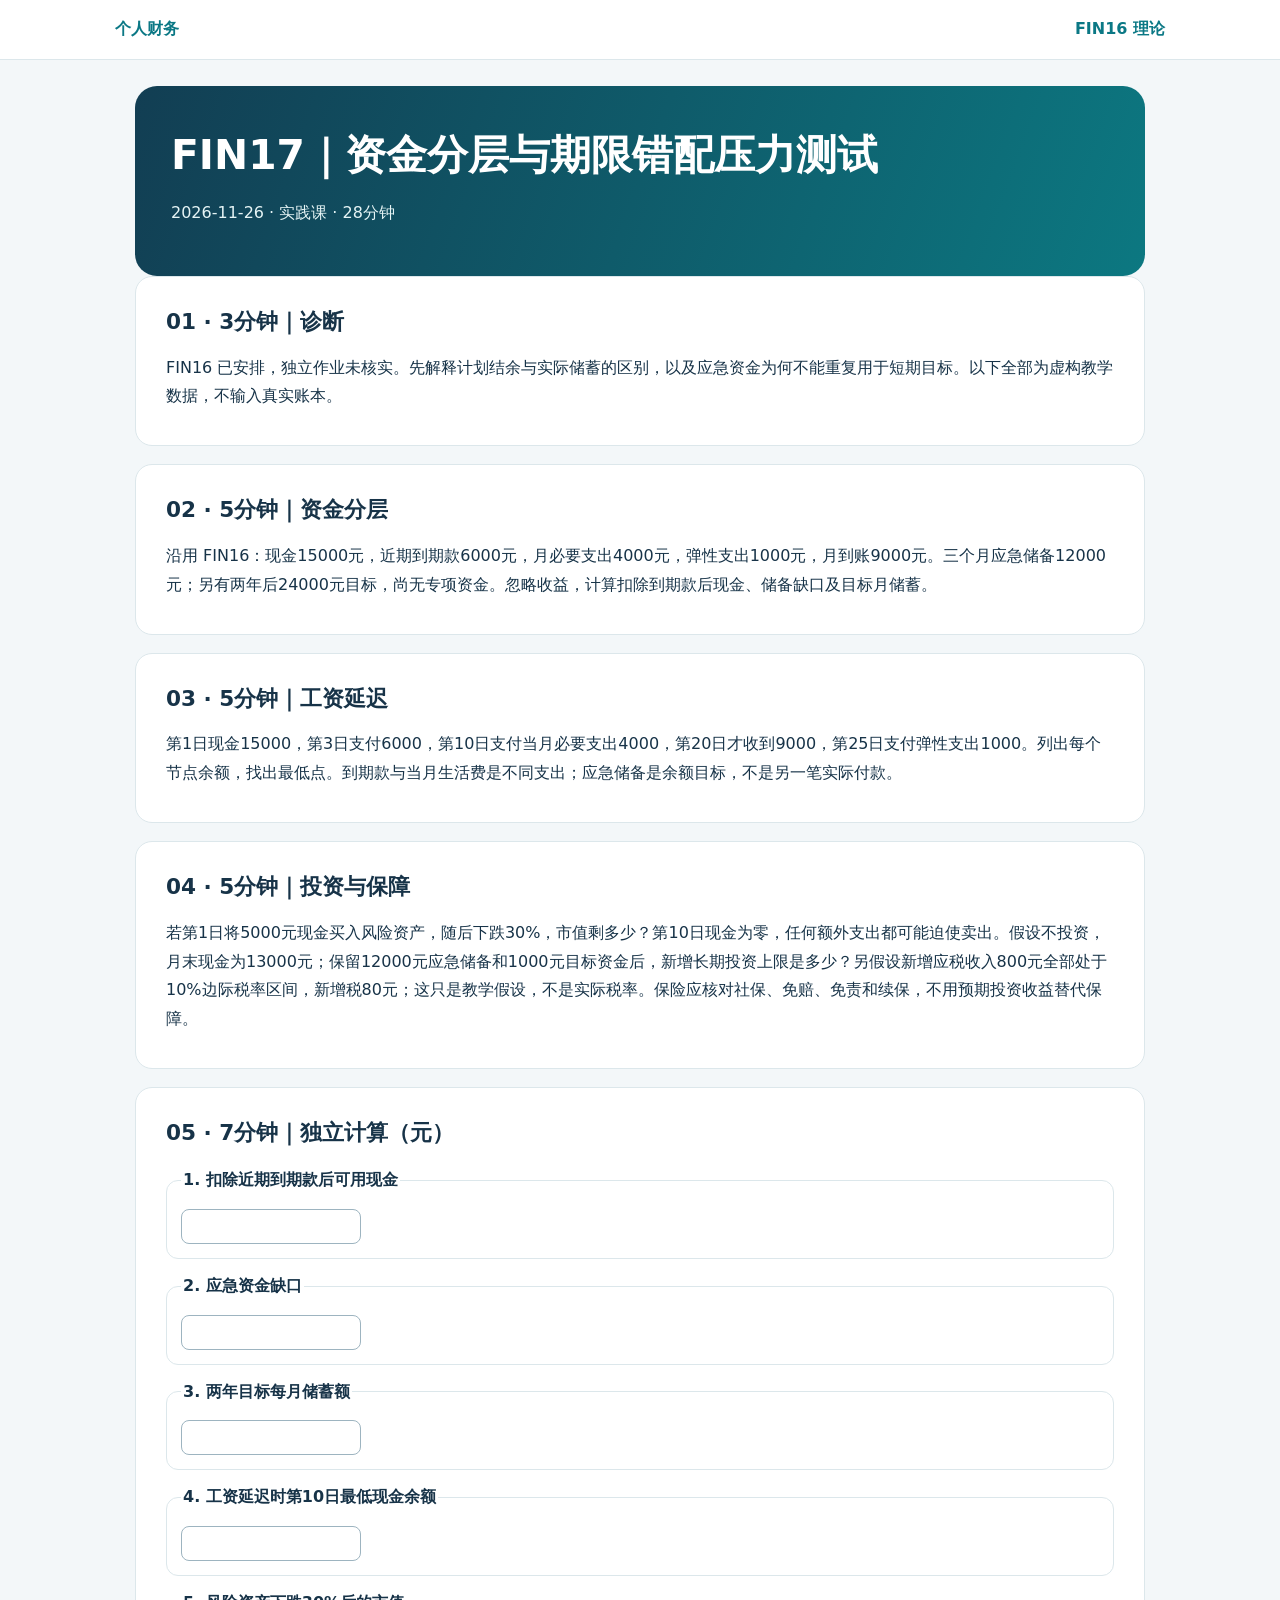
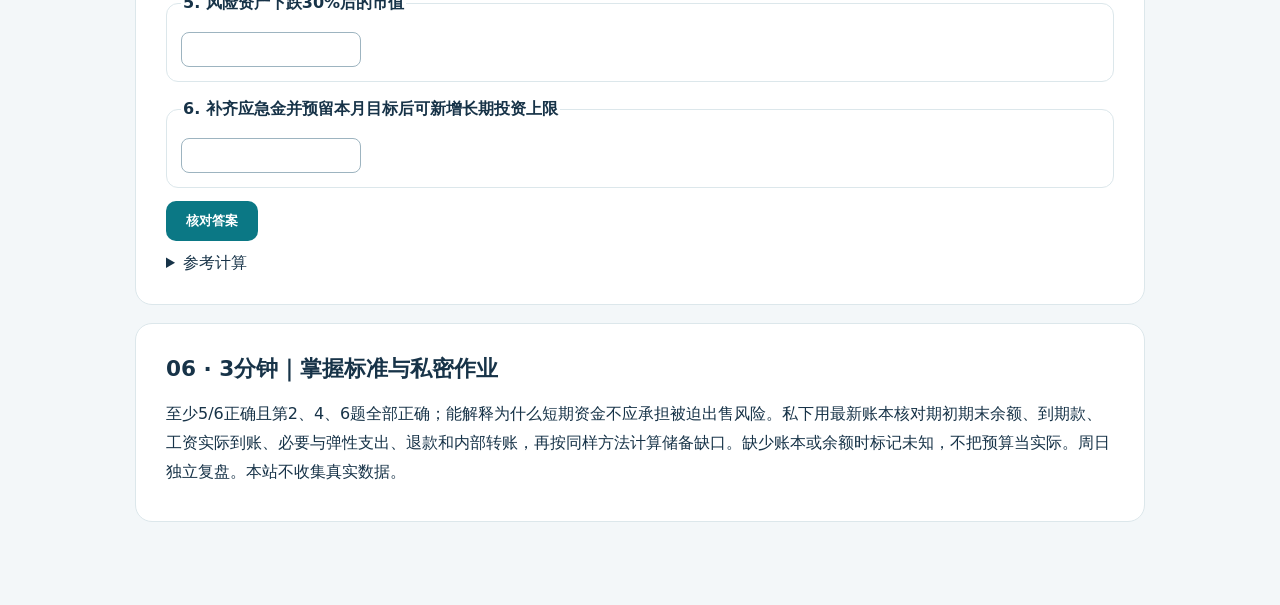
<file: finance/practice-2026-11-26/index.html>
<!doctype html><html lang="zh-CN"><head><meta charset="utf-8"><meta name="viewport" content="width=device-width,initial-scale=1"><title>FIN17｜资金分层实战</title><style>:root{--ink:#173348;--muted:#5d7180;--bg:#f3f7f9;--line:#dce7eb;--accent:#0b7885}*{box-sizing:border-box}html{scroll-behavior:smooth}body{margin:0;background:var(--bg);color:var(--ink);font-family:system-ui,-apple-system,"Noto Sans SC","Microsoft YaHei",sans-serif;line-height:1.8}a{color:var(--accent)}a:focus-visible,button:focus-visible,input:focus-visible{outline:3px solid orange;outline-offset:2px}header{background:#fff;border-bottom:1px solid var(--line);padding:15px max(20px,calc((100vw - 1050px)/2));display:flex;justify-content:space-between;gap:15px;flex-wrap:wrap}header a{text-decoration:none;font-weight:750}main{max-width:1050px;margin:auto;padding:26px 20px 65px}.hero{border-radius:22px;background:linear-gradient(110deg,#123e53,#0c7881);color:#fff;padding:32px 36px}.hero h1{font-size:clamp(1.65rem,3.6vw,2.55rem);line-height:1.35;margin:10px 0}.hero p{color:#e5f4f5}.tag{display:inline-block;padding:4px 11px;border:1px solid #ffffff50;border-radius:99px;margin:4px;font-size:.86rem}.layout{display:grid;grid-template-columns:230px 1fr;gap:22px;margin-top:22px}.sidebar{align-self:start;position:sticky;top:18px;background:#fff;border:1px solid var(--line);border-radius:15px;padding:18px}.sidebar a{display:block;text-decoration:none;padding:6px 0;font-size:.9rem}.sidebar p{font-size:.85rem;color:var(--muted)}.card{background:white;border:1px solid var(--line);border-radius:17px;padding:26px 30px;margin-bottom:18px}.card h2{font-size:1.35rem;margin:0 0 12px}.card p{margin:8px 0}.label{color:var(--accent);font-size:.8rem;font-weight:800;letter-spacing:.07em}.callout{background:#eaf7f6;border-left:4px solid var(--accent);padding:12px 16px;margin:14px 0}.math{font-family:ui-monospace,Consolas,monospace;background:#edf4f7;padding:14px;border-radius:10px;white-space:pre-wrap;overflow:auto}.q{border:1px solid var(--line);border-radius:12px;padding:14px;margin:13px 0}.q legend{font-weight:700}.q label{display:block;margin:7px 0}.q input{margin-right:8px;accent-color:var(--accent)}input[type=number]{padding:9px;border:1px solid #9db4c0;border-radius:8px;max-width:180px}button{background:var(--accent);color:#fff;border:0;border-radius:10px;padding:11px 20px;font-weight:750;cursor:pointer}button:hover{background:#095f69}.muted{color:var(--muted);font-size:.9rem}footer{text-align:center;color:var(--muted);padding:25px}@media(max-width:760px){.layout{grid-template-columns:1fr}.sidebar{position:static}.card{padding:20px}.hero{padding:25px 20px}}</style></head><body><header><a href="../">个人财务</a><a href="../theory-2026-11-24/">FIN16 理论</a></header><main><div class="hero"><h1>FIN17｜资金分层与期限错配压力测试</h1><p>2026-11-26 · 实践课 · 28分钟</p></div><section class="card"><h2>01 · 3分钟｜诊断</h2><p>FIN16 已安排，独立作业未核实。先解释计划结余与实际储蓄的区别，以及应急资金为何不能重复用于短期目标。以下全部为虚构教学数据，不输入真实账本。</p></section><section class="card"><h2>02 · 5分钟｜资金分层</h2><p>沿用 FIN16：现金15000元，近期到期款6000元，月必要支出4000元，弹性支出1000元，月到账9000元。三个月应急储备12000元；另有两年后24000元目标，尚无专项资金。忽略收益，计算扣除到期款后现金、储备缺口及目标月储蓄。</p></section><section class="card"><h2>03 · 5分钟｜工资延迟</h2><p>第1日现金15000，第3日支付6000，第10日支付当月必要支出4000，第20日才收到9000，第25日支付弹性支出1000。列出每个节点余额，找出最低点。到期款与当月生活费是不同支出；应急储备是余额目标，不是另一笔实际付款。</p></section><section class="card"><h2>04 · 5分钟｜投资与保障</h2><p>若第1日将5000元现金买入风险资产，随后下跌30%，市值剩多少？第10日现金为零，任何额外支出都可能迫使卖出。假设不投资，月末现金为13000元；保留12000元应急储备和1000元目标资金后，新增长期投资上限是多少？另假设新增应税收入800元全部处于10%边际税率区间，新增税80元；这只是教学假设，不是实际税率。保险应核对社保、免赔、免责和续保，不用预期投资收益替代保障。</p></section><section class="card"><h2>05 · 7分钟｜独立计算（元）</h2><form id="quiz"><fieldset class="q"><legend>1. 扣除近期到期款后可用现金</legend><input aria-label="扣除近期到期款后可用现金" name="q0" type="number" required step="1"></fieldset><fieldset class="q"><legend>2. 应急资金缺口</legend><input aria-label="应急资金缺口" name="q1" type="number" required step="1"></fieldset><fieldset class="q"><legend>3. 两年目标每月储蓄额</legend><input aria-label="两年目标每月储蓄额" name="q2" type="number" required step="1"></fieldset><fieldset class="q"><legend>4. 工资延迟时第10日最低现金余额</legend><input aria-label="工资延迟时第10日最低现金余额" name="q3" type="number" required step="1"></fieldset><fieldset class="q"><legend>5. 风险资产下跌30%后的市值</legend><input aria-label="风险资产下跌30%后的市值" name="q4" type="number" required step="1"></fieldset><fieldset class="q"><legend>6. 补齐应急金并预留本月目标后可新增长期投资上限</legend><input aria-label="补齐应急金并预留本月目标后可新增长期投资上限" name="q5" type="number" required step="1"></fieldset><button>核对答案</button><p id="result" role="status" aria-live="polite"></p></form><details><summary>参考计算</summary><p>15000−6000=9000；12000−9000=3000；24000÷24=1000；15000−6000−4000=5000；5000×0.7=3500；13000−12000−1000=0。月末现金13000不等于可投资资金13000。</p></details></section><section class="card"><h2>06 · 3分钟｜掌握标准与私密作业</h2><p>至少5/6正确且第2、4、6题全部正确；能解释为什么短期资金不应承担被迫出售风险。私下用最新账本核对期初期末余额、到期款、工资实际到账、必要与弹性支出、退款和内部转账，再按同样方法计算储备缺口。缺少账本或余额时标记未知，不把预算当实际。周日独立复盘。本站不收集真实数据。</p></section></main><script>document.getElementById('quiz').addEventListener('submit',function(e){e.preventDefault();const f=new FormData(e.target),a=[9000,3000,1000,5000,3500,0],ok=a.map((v,i)=>f.get('q'+i)!==''&&Number(f.get('q'+i))===v),s=ok.filter(Boolean).length;document.getElementById('result').textContent=s+'/6；'+(s>=5&&ok[1]&&ok[3]&&ok[5]?'通过计算检查':'请复习错题')+'。需复核：'+ok.map((v,i)=>v?'':i+1).filter(Boolean).join('、');});</script></body></html>
</file>
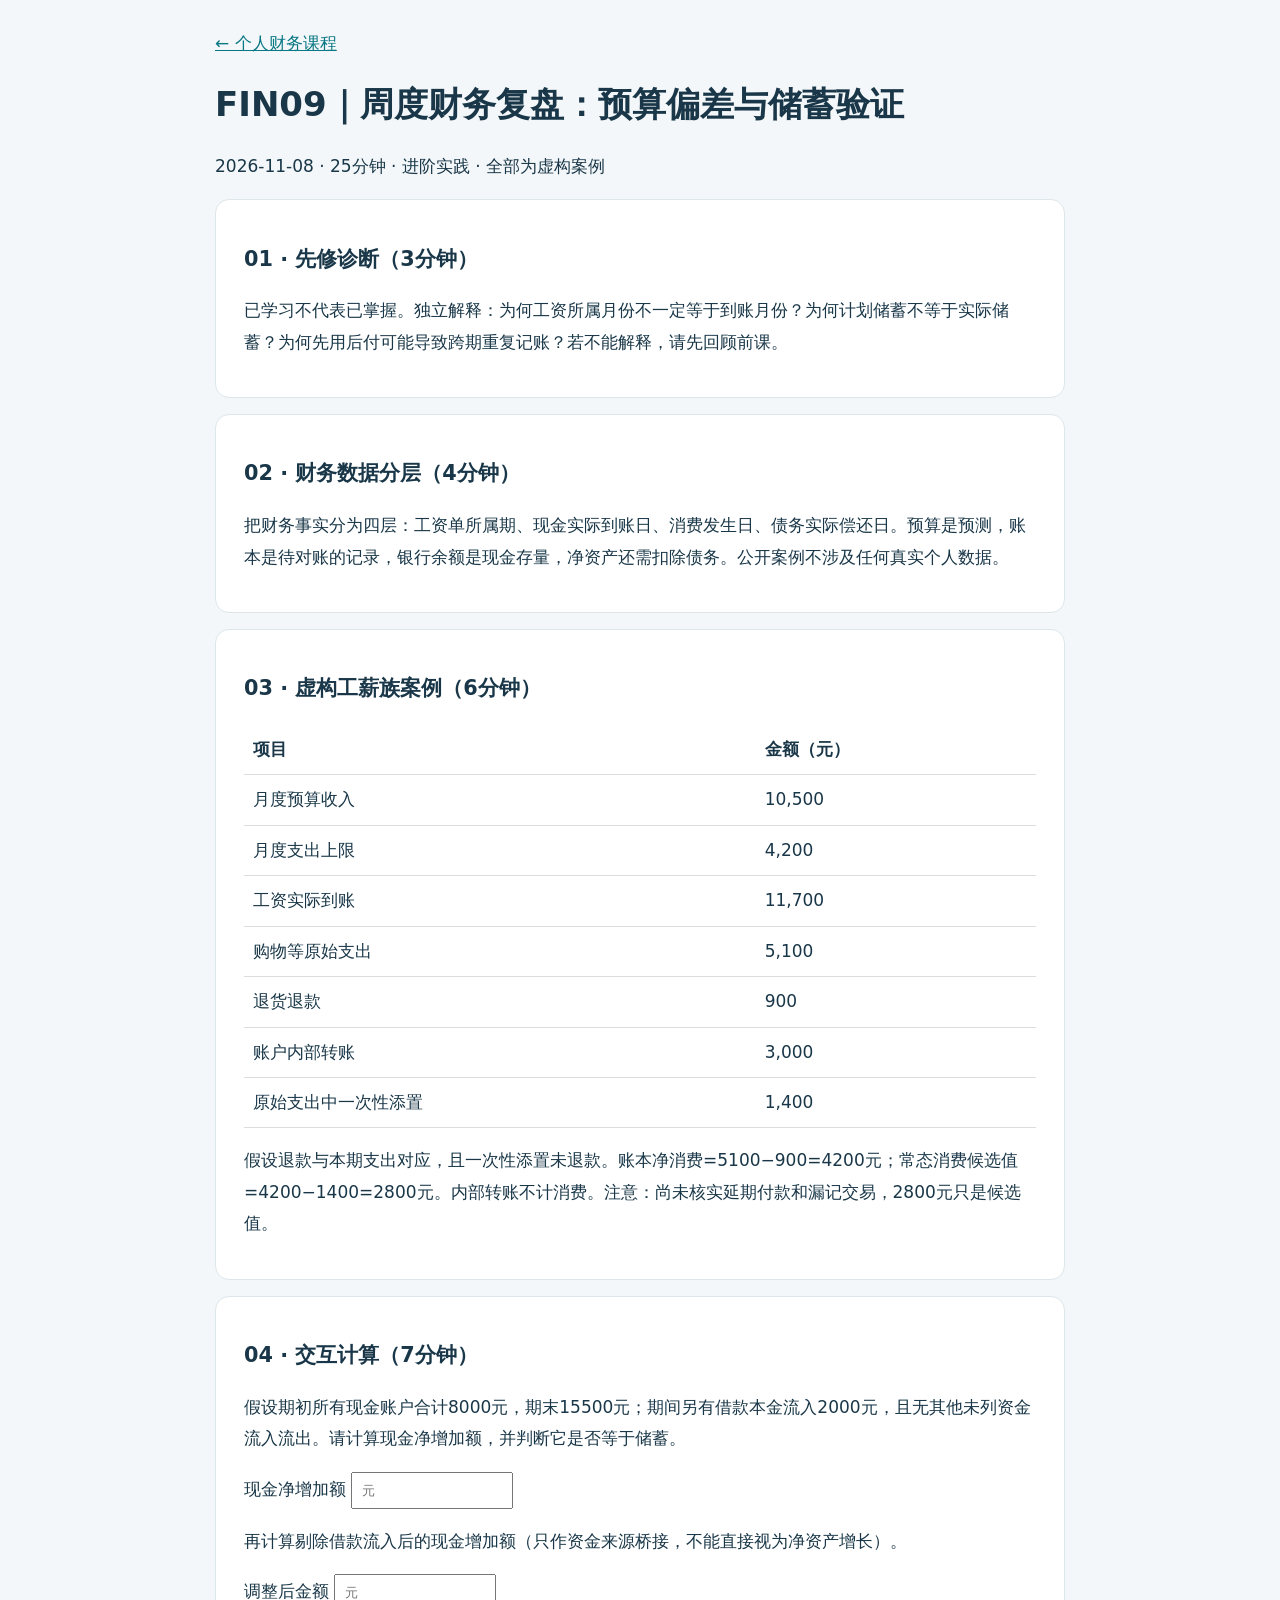
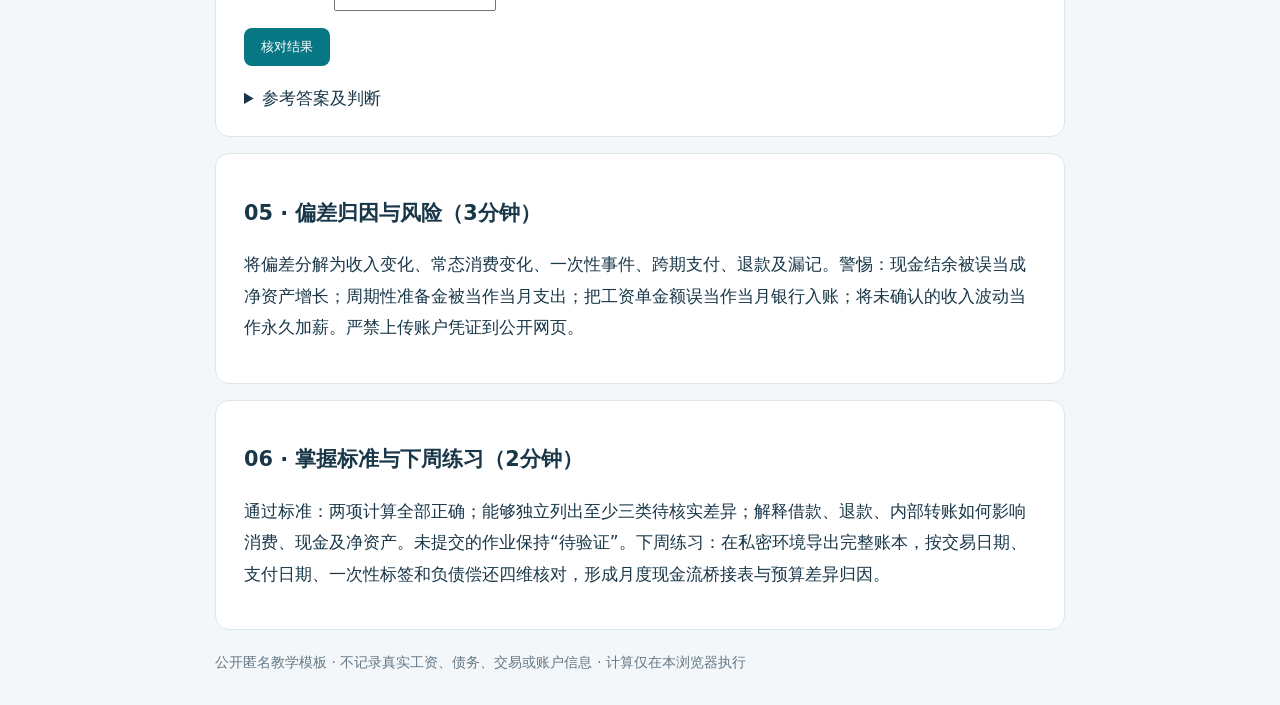
<file: finance/review-2026-11-08/index.html>
<!doctype html><html lang="zh-CN"><meta charset="utf-8"><meta name="viewport" content="width=device-width,initial-scale=1"><title>FIN09 周度财务复盘方法｜XWD Lab</title><style>body{font:17px/1.85 system-ui,"Microsoft YaHei",sans-serif;background:#f4f7f9;color:#193748;margin:0}main{max-width:850px;margin:auto;padding:28px 20px}section{background:white;padding:22px 28px;margin:16px 0;border:1px solid #dce6eb;border-radius:14px}h1{line-height:1.35}h2{font-size:1.3rem}a{color:#087784}input{padding:9px;width:140px}button{padding:10px 17px;background:#087784;color:white;border:0;border-radius:8px}small{color:#647886}table{border-collapse:collapse;width:100%}td,th{border-bottom:1px solid #ddd;padding:9px;text-align:left}</style><main><a href="../">← 个人财务课程</a><h1>FIN09｜周度财务复盘：预算偏差与储蓄验证</h1><p>2026-11-08 · 25分钟 · 进阶实践 · 全部为虚构案例</p><section><h2>01 · 先修诊断（3分钟）</h2><p>已学习不代表已掌握。独立解释：为何工资所属月份不一定等于到账月份？为何计划储蓄不等于实际储蓄？为何先用后付可能导致跨期重复记账？若不能解释，请先回顾前课。</p></section><section><h2>02 · 财务数据分层（4分钟）</h2><p>把财务事实分为四层：工资单所属期、现金实际到账日、消费发生日、债务实际偿还日。预算是预测，账本是待对账的记录，银行余额是现金存量，净资产还需扣除债务。公开案例不涉及任何真实个人数据。</p></section><section><h2>03 · 虚构工薪族案例（6分钟）</h2><table><tr><th>项目</th><th>金额（元）</th></tr><tr><td>月度预算收入</td><td>10,500</td></tr><tr><td>月度支出上限</td><td>4,200</td></tr><tr><td>工资实际到账</td><td>11,700</td></tr><tr><td>购物等原始支出</td><td>5,100</td></tr><tr><td>退货退款</td><td>900</td></tr><tr><td>账户内部转账</td><td>3,000</td></tr><tr><td>原始支出中一次性添置</td><td>1,400</td></tr></table><p>假设退款与本期支出对应，且一次性添置未退款。账本净消费=5100−900=4200元；常态消费候选值=4200−1400=2800元。内部转账不计消费。注意：尚未核实延期付款和漏记交易，2800元只是候选值。</p></section><section><h2>04 · 交互计算（7分钟）</h2><p>假设期初所有现金账户合计8000元，期末15500元；期间另有借款本金流入2000元，且无其他未列资金流入流出。请计算现金净增加额，并判断它是否等于储蓄。</p><label>现金净增加额 <input id="a" type="number" placeholder="元"></label><p>再计算剔除借款流入后的现金增加额（只作资金来源桥接，不能直接视为净资产增长）。</p><label>调整后金额 <input id="b" type="number" placeholder="元"></label><p><button onclick="check()">核对结果</button></p><p id="result" aria-live="polite"></p><details><summary>参考答案及判断</summary><p>现金净增加7500元；剔除借款流入后5500元。若负债同时增加2000元，且其他资产不变，则净资产增长5500元。此题的工资与支出还不能完全解释账户余额变化，应继续查找遗漏现金流，不能强行对平。</p></details></section><section><h2>05 · 偏差归因与风险（3分钟）</h2><p>将偏差分解为收入变化、常态消费变化、一次性事件、跨期支付、退款及漏记。警惕：现金结余被误当成净资产增长；周期性准备金被当作当月支出；把工资单金额误当作当月银行入账；将未确认的收入波动当作永久加薪。严禁上传账户凭证到公开网页。</p></section><section><h2>06 · 掌握标准与下周练习（2分钟）</h2><p>通过标准：两项计算全部正确；能够独立列出至少三类待核实差异；解释借款、退款、内部转账如何影响消费、现金及净资产。未提交的作业保持“待验证”。下周练习：在私密环境导出完整账本，按交易日期、支付日期、一次性标签和负债偿还四维核对，形成月度现金流桥接表与预算差异归因。</p></section><small>公开匿名教学模板 · 不记录真实工资、债务、交易或账户信息 · 计算仅在本浏览器执行</small></main><script>function check(){let a=Number(document.getElementById('a').value),b=Number(document.getElementById('b').value);document.getElementById('result').textContent=document.getElementById('a').value!==''&&document.getElementById('b').value!==''&&a===7500&&b===5500?'计算正确。仍须解释现金流与净资产的区别。':'尚未通过，请检查期末减期初，以及借款本金流入的处理。'}</script></html>
</file>
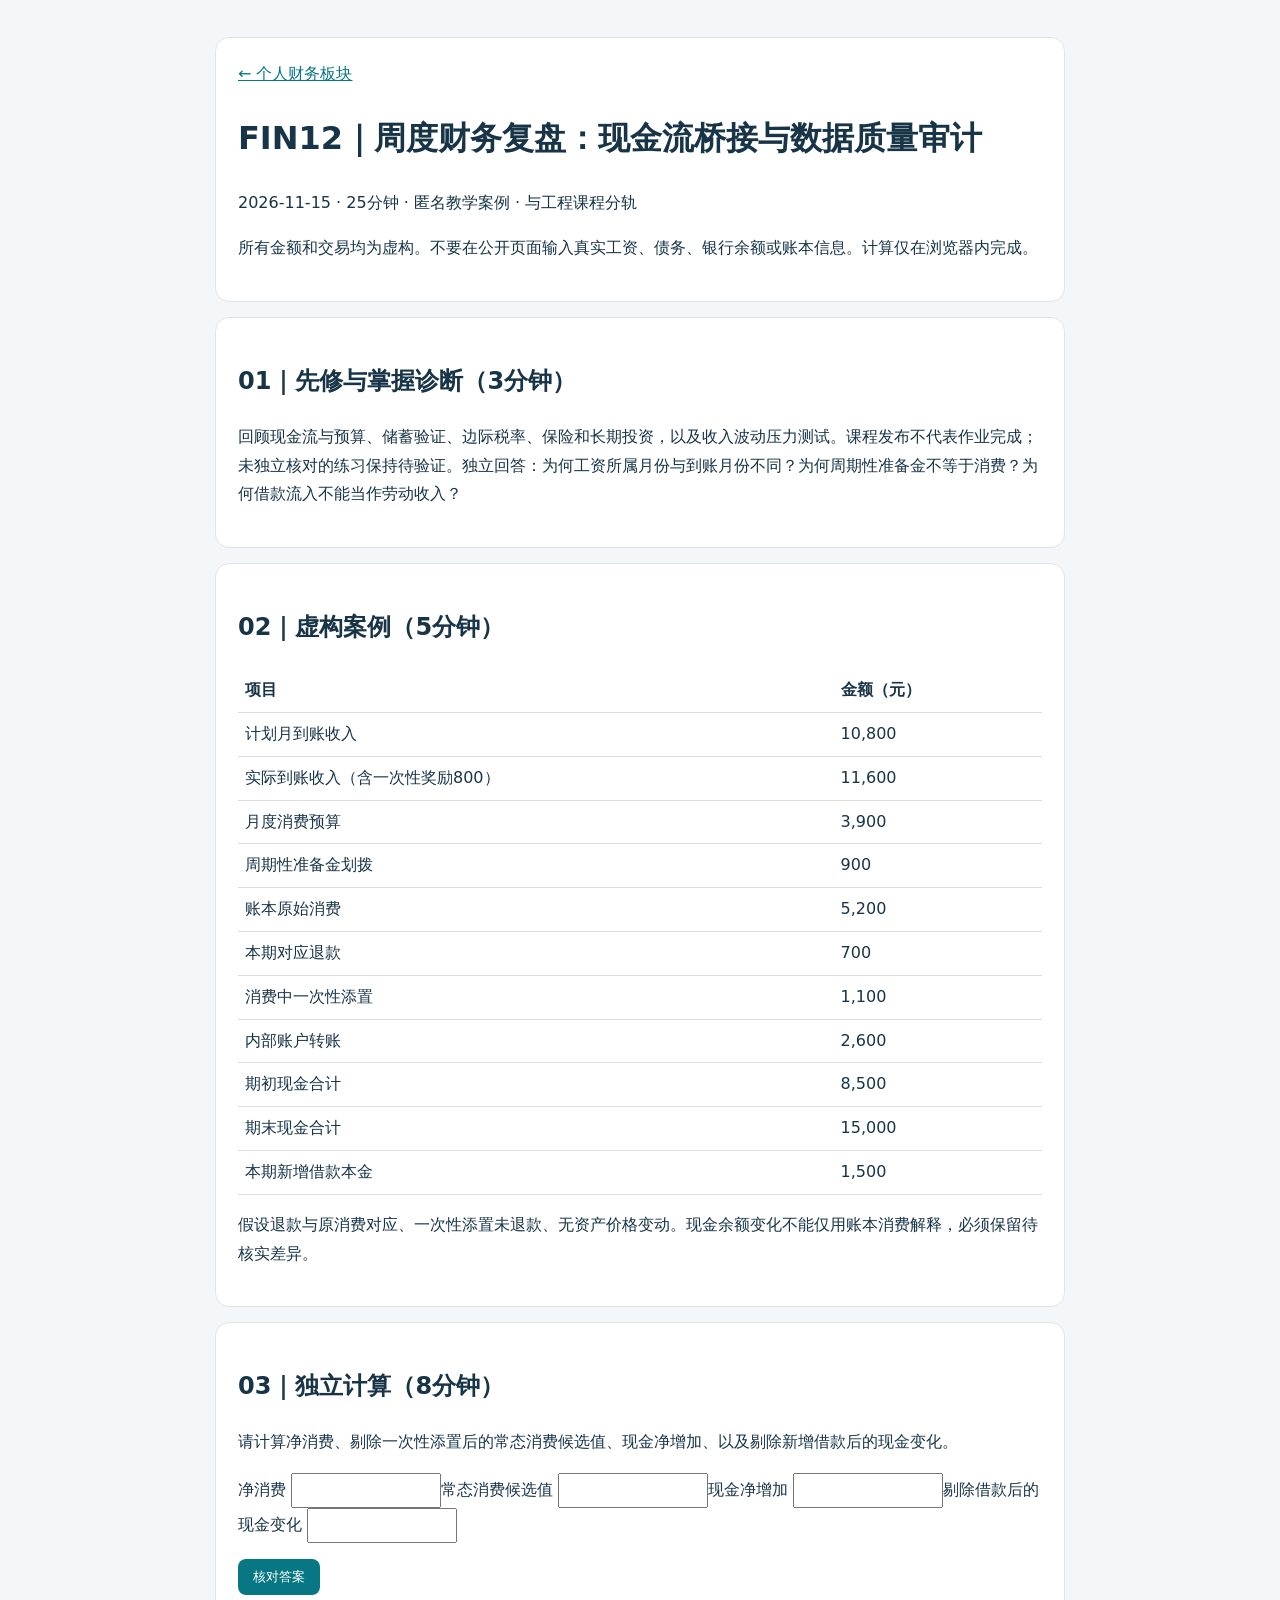
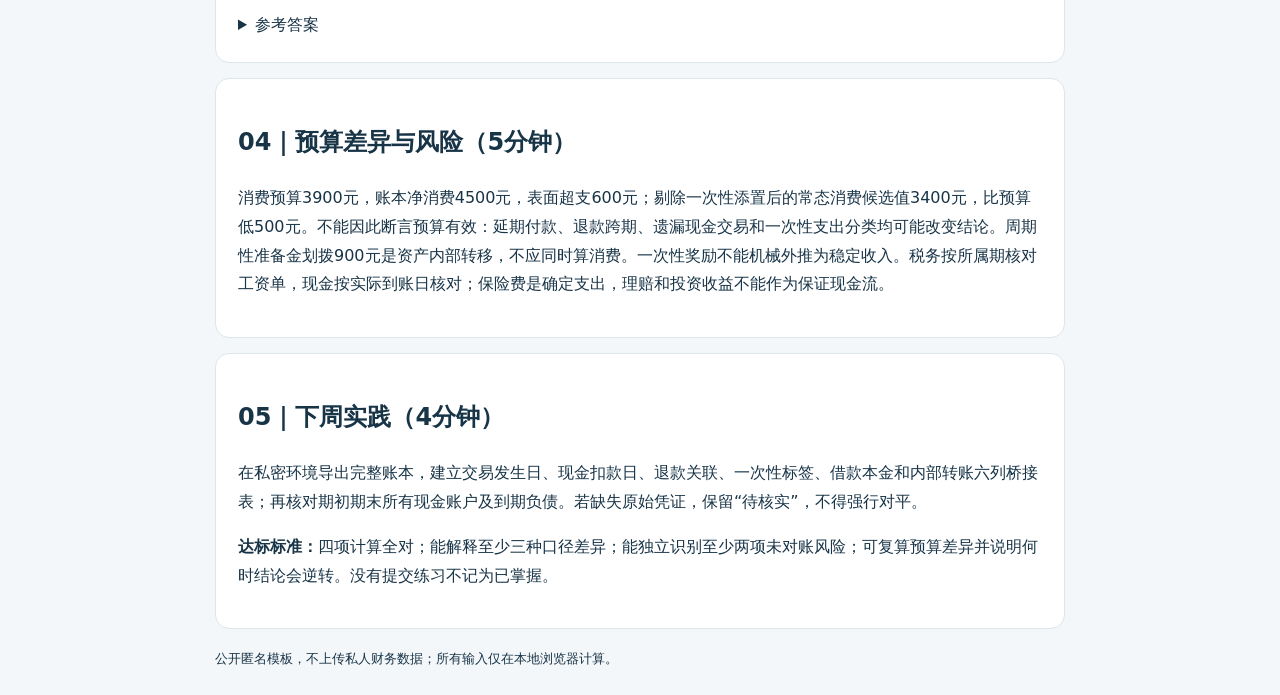
<file: finance/review-2026-11-15/index.html>
<!doctype html><html lang="zh-CN"><meta charset="utf-8"><meta name="viewport" content="width=device-width,initial-scale=1"><title>FIN12｜周度财务复盘与数据质量审计</title><style>body{font:16px/1.8 system-ui,"Microsoft YaHei",sans-serif;background:#f4f7f9;color:#183447;max-width:850px;margin:auto;padding:22px}section,header{background:white;border:1px solid #dce6eb;border-radius:14px;padding:22px;margin:15px 0}a{color:#087784}input{padding:8px;width:130px}button{padding:9px 15px;background:#087784;color:white;border:0;border-radius:8px}table{border-collapse:collapse;width:100%}td,th{border-bottom:1px solid #ddd;padding:7px;text-align:left}</style><header><a href="../">← 个人财务板块</a><h1>FIN12｜周度财务复盘：现金流桥接与数据质量审计</h1><p>2026-11-15 · 25分钟 · 匿名教学案例 · 与工程课程分轨</p><p>所有金额和交易均为虚构。不要在公开页面输入真实工资、债务、银行余额或账本信息。计算仅在浏览器内完成。</p></header><section><h2>01｜先修与掌握诊断（3分钟）</h2><p>回顾现金流与预算、储蓄验证、边际税率、保险和长期投资，以及收入波动压力测试。课程发布不代表作业完成；未独立核对的练习保持待验证。独立回答：为何工资所属月份与到账月份不同？为何周期性准备金不等于消费？为何借款流入不能当作劳动收入？</p></section><section><h2>02｜虚构案例（5分钟）</h2><table><tr><th>项目</th><th>金额（元）</th></tr><tr><td>计划月到账收入</td><td>10,800</td></tr><tr><td>实际到账收入（含一次性奖励800）</td><td>11,600</td></tr><tr><td>月度消费预算</td><td>3,900</td></tr><tr><td>周期性准备金划拨</td><td>900</td></tr><tr><td>账本原始消费</td><td>5,200</td></tr><tr><td>本期对应退款</td><td>700</td></tr><tr><td>消费中一次性添置</td><td>1,100</td></tr><tr><td>内部账户转账</td><td>2,600</td></tr><tr><td>期初现金合计</td><td>8,500</td></tr><tr><td>期末现金合计</td><td>15,000</td></tr><tr><td>本期新增借款本金</td><td>1,500</td></tr></table><p>假设退款与原消费对应、一次性添置未退款、无资产价格变动。现金余额变化不能仅用账本消费解释，必须保留待核实差异。</p></section><section><h2>03｜独立计算（8分钟）</h2><p>请计算净消费、剔除一次性添置后的常态消费候选值、现金净增加、以及剔除新增借款后的现金变化。</p><label>净消费 <input type="number" id="a"></label><label>常态消费候选值 <input type="number" id="b"></label><label>现金净增加 <input type="number" id="c"></label><label>剔除借款后的现金变化 <input type="number" id="d"></label><p><button onclick="check()">核对答案</button></p><p id="result" aria-live="polite"></p><details><summary>参考答案</summary><p>净消费4500元；常态消费候选值3400元；现金净增加6500元；剔除新增借款后5000元。现金净增加不等于储蓄，也不直接等于净资产增长；仍需核实期初期末负债、其他资产及未入账交易。</p></details></section><section><h2>04｜预算差异与风险（5分钟）</h2><p>消费预算3900元，账本净消费4500元，表面超支600元；剔除一次性添置后的常态消费候选值3400元，比预算低500元。不能因此断言预算有效：延期付款、退款跨期、遗漏现金交易和一次性支出分类均可能改变结论。周期性准备金划拨900元是资产内部转移，不应同时算消费。一次性奖励不能机械外推为稳定收入。税务按所属期核对工资单，现金按实际到账日核对；保险费是确定支出，理赔和投资收益不能作为保证现金流。</p></section><section><h2>05｜下周实践（4分钟）</h2><p>在私密环境导出完整账本，建立交易发生日、现金扣款日、退款关联、一次性标签、借款本金和内部转账六列桥接表；再核对期初期末所有现金账户及到期负债。若缺失原始凭证，保留“待核实”，不得强行对平。</p><p><strong>达标标准：</strong>四项计算全对；能解释至少三种口径差异；能独立识别至少两项未对账风险；可复算预算差异并说明何时结论会逆转。没有提交练习不记为已掌握。</p></section><small>公开匿名模板，不上传私人财务数据；所有输入仅在本地浏览器计算。</small><script>function check(){const ids=['a','b','c','d'],ans=[4500,3400,6500,5000];let ok=ids.every((id,i)=>document.getElementById(id).value!==''&&Number(document.getElementById(id).value)===ans[i]);document.getElementById('result').textContent=ok?'四项计算正确；还需完成口径解释和风险识别。':'尚未通过，请核对退款、一次性添置、现金余额及借款本金。'}</script></html>
</file>
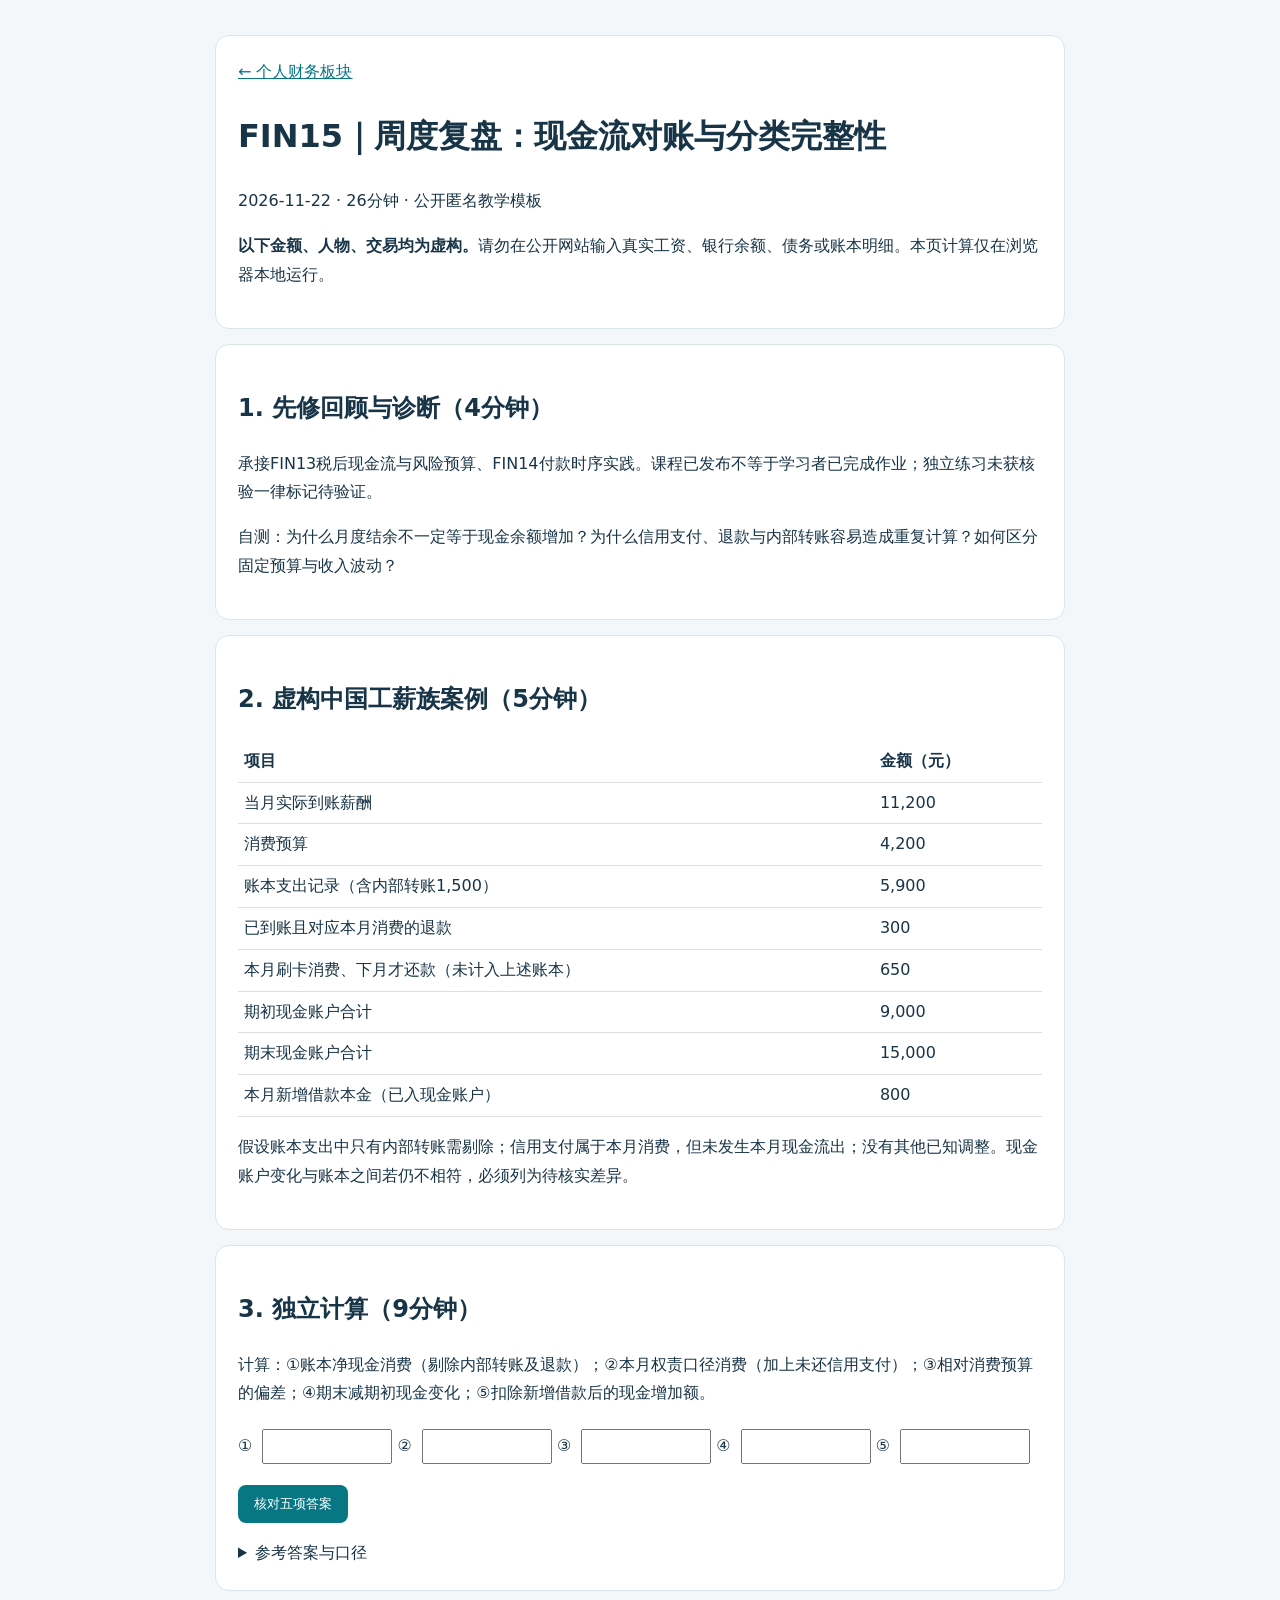
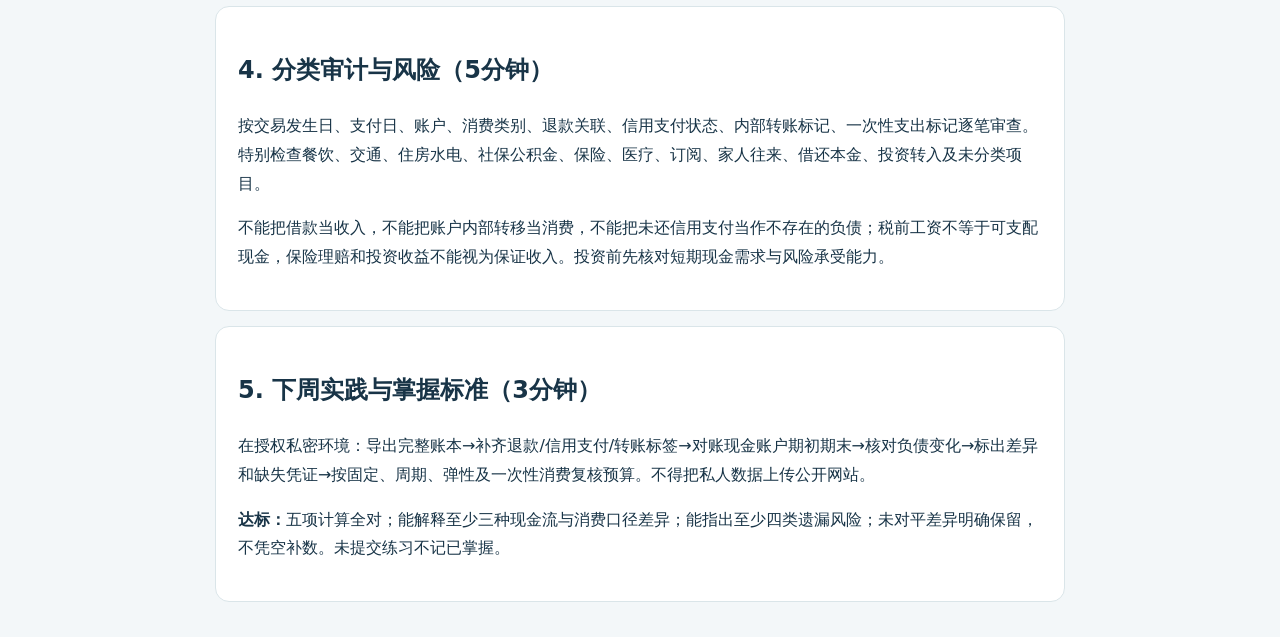
<file: finance/review-2026-11-22/index.html>
<!doctype html><html lang="zh-CN"><head><meta charset="utf-8"><meta name="viewport" content="width=device-width,initial-scale=1"><title>FIN15｜周度复盘：现金流对账与分类完整性</title><style>body{font:16px/1.8 system-ui,"Microsoft YaHei",sans-serif;max-width:850px;margin:auto;padding:20px;background:#f3f7f9;color:#183447}section,header{background:white;border:1px solid #dae5e9;border-radius:14px;padding:22px;margin:15px 0}a{color:#087784}input{width:110px;padding:8px;margin:5px}button{padding:10px 16px;background:#087784;color:white;border:0;border-radius:8px}table{width:100%;border-collapse:collapse}td,th{border-bottom:1px solid #ddd;text-align:left;padding:6px}summary{cursor:pointer}</style></head><body><header><a href="../">← 个人财务板块</a><h1>FIN15｜周度复盘：现金流对账与分类完整性</h1><p>2026-11-22 · 26分钟 · 公开匿名教学模板</p><p><strong>以下金额、人物、交易均为虚构。</strong>请勿在公开网站输入真实工资、银行余额、债务或账本明细。本页计算仅在浏览器本地运行。</p></header><section><h2>1. 先修回顾与诊断（4分钟）</h2><p>承接FIN13税后现金流与风险预算、FIN14付款时序实践。课程已发布不等于学习者已完成作业；独立练习未获核验一律标记待验证。</p><p>自测：为什么月度结余不一定等于现金余额增加？为什么信用支付、退款与内部转账容易造成重复计算？如何区分固定预算与收入波动？</p></section><section><h2>2. 虚构中国工薪族案例（5分钟）</h2><table><tr><th>项目</th><th>金额（元）</th></tr><tr><td>当月实际到账薪酬</td><td>11,200</td></tr><tr><td>消费预算</td><td>4,200</td></tr><tr><td>账本支出记录（含内部转账1,500）</td><td>5,900</td></tr><tr><td>已到账且对应本月消费的退款</td><td>300</td></tr><tr><td>本月刷卡消费、下月才还款（未计入上述账本）</td><td>650</td></tr><tr><td>期初现金账户合计</td><td>9,000</td></tr><tr><td>期末现金账户合计</td><td>15,000</td></tr><tr><td>本月新增借款本金（已入现金账户）</td><td>800</td></tr></table><p>假设账本支出中只有内部转账需剔除；信用支付属于本月消费，但未发生本月现金流出；没有其他已知调整。现金账户变化与账本之间若仍不相符，必须列为待核实差异。</p></section><section><h2>3. 独立计算（9分钟）</h2><p>计算：①账本净现金消费（剔除内部转账及退款）；②本月权责口径消费（加上未还信用支付）；③相对消费预算的偏差；④期末减期初现金变化；⑤扣除新增借款后的现金增加额。</p><label>① <input type="number" id="a"></label><label>② <input type="number" id="b"></label><label>③ <input type="number" id="c"></label><label>④ <input type="number" id="d"></label><label>⑤ <input type="number" id="e"></label><p><button onclick="check()">核对五项答案</button></p><p id="result" aria-live="polite"></p><details><summary>参考答案与口径</summary><p>①4100；②4750；③超预算550；④6000；⑤5200。现金变化并非直接等于净储蓄或净资产增加；还需核对信用卡应付款、其他资产、未记交易及跨期项目。</p></details></section><section><h2>4. 分类审计与风险（5分钟）</h2><p>按交易发生日、支付日、账户、消费类别、退款关联、信用支付状态、内部转账标记、一次性支出标记逐笔审查。特别检查餐饮、交通、住房水电、社保公积金、保险、医疗、订阅、家人往来、借还本金、投资转入及未分类项目。</p><p>不能把借款当收入，不能把账户内部转移当消费，不能把未还信用支付当作不存在的负债；税前工资不等于可支配现金，保险理赔和投资收益不能视为保证收入。投资前先核对短期现金需求与风险承受能力。</p></section><section><h2>5. 下周实践与掌握标准（3分钟）</h2><p>在授权私密环境：导出完整账本→补齐退款/信用支付/转账标签→对账现金账户期初期末→核对负债变化→标出差异和缺失凭证→按固定、周期、弹性及一次性消费复核预算。不得把私人数据上传公开网站。</p><p><strong>达标：</strong>五项计算全对；能解释至少三种现金流与消费口径差异；能指出至少四类遗漏风险；未对平差异明确保留，不凭空补数。未提交练习不记已掌握。</p></section><script>function check(){const ids=['a','b','c','d','e'],answers=[4100,4750,550,6000,5200];const ok=ids.every((id,i)=>{const v=document.getElementById(id).value;return v!==''&&Number(v)===answers[i]});document.getElementById('result').textContent=ok?'五项计算正确；请继续完成口径解释和分类审计。':'尚未通过：请核对内部转账、退款、跨期信用支付及新增借款。'}</script></body></html>
</file>
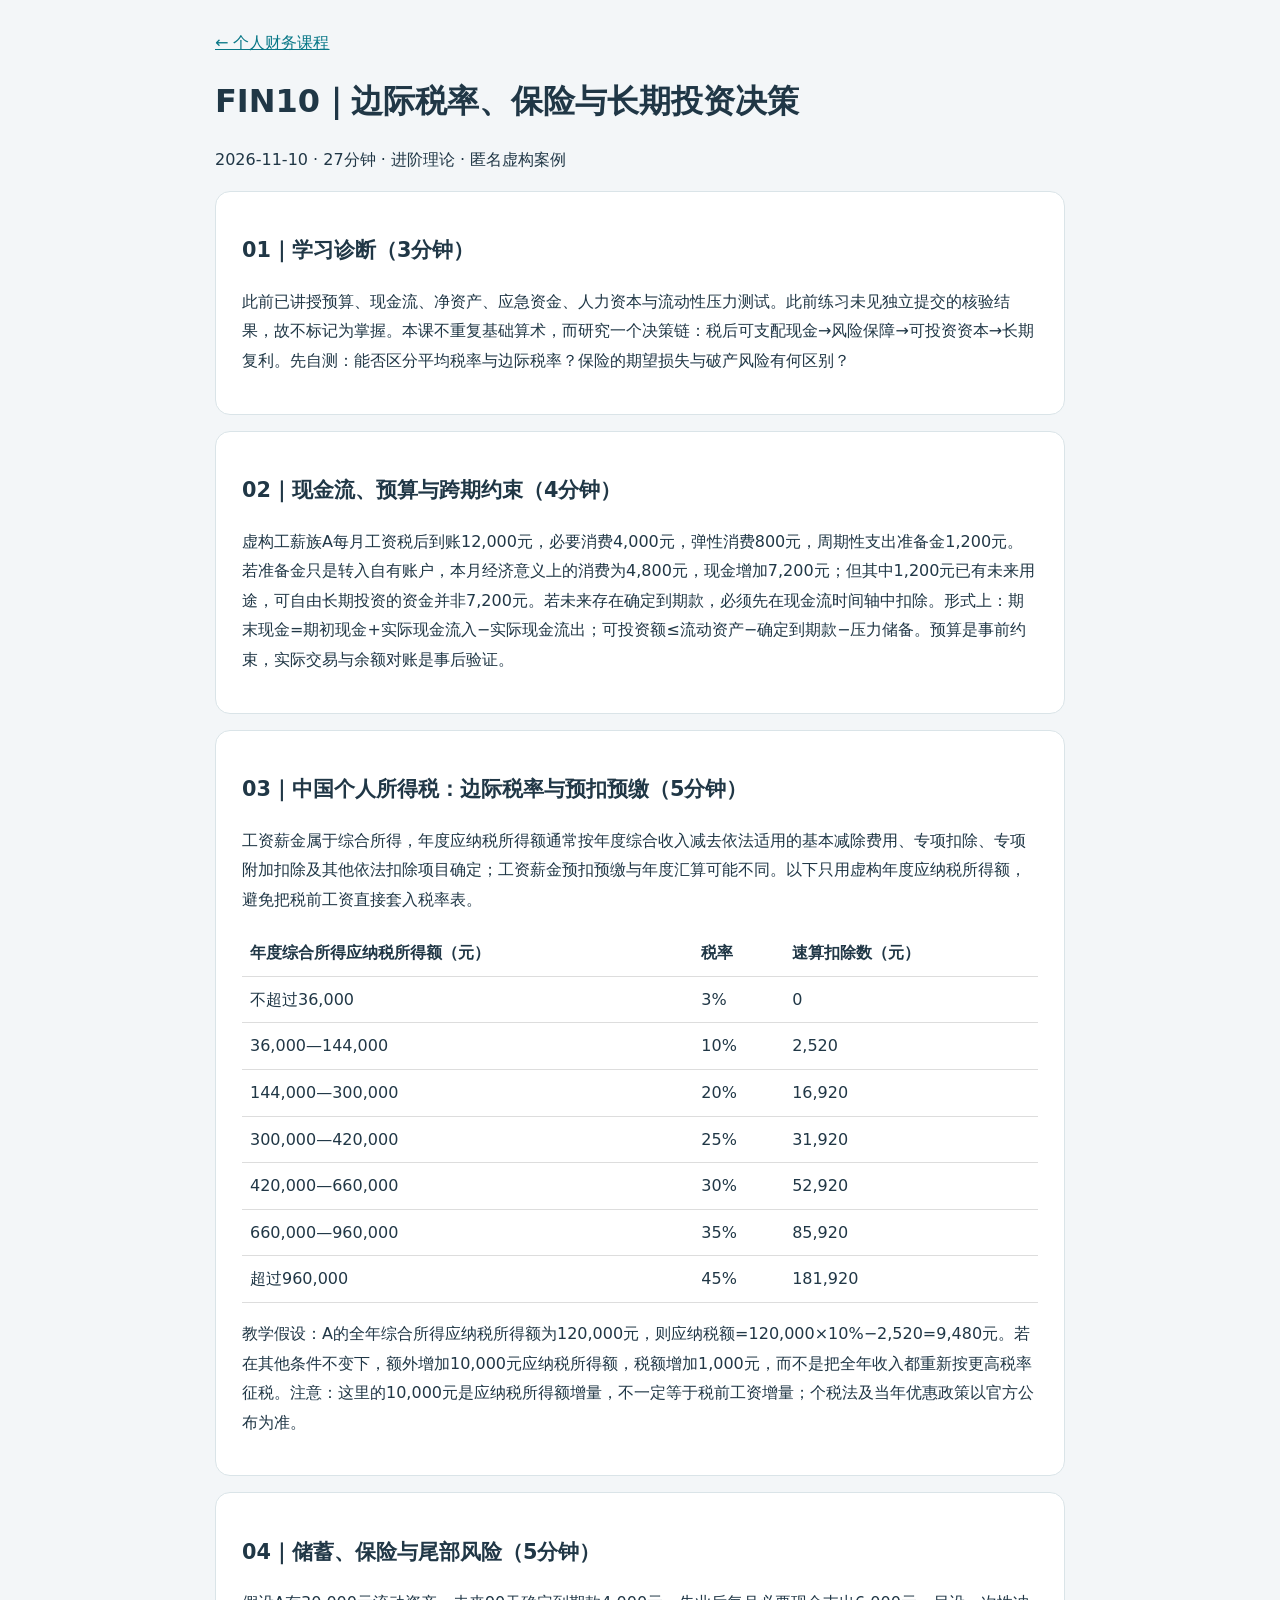
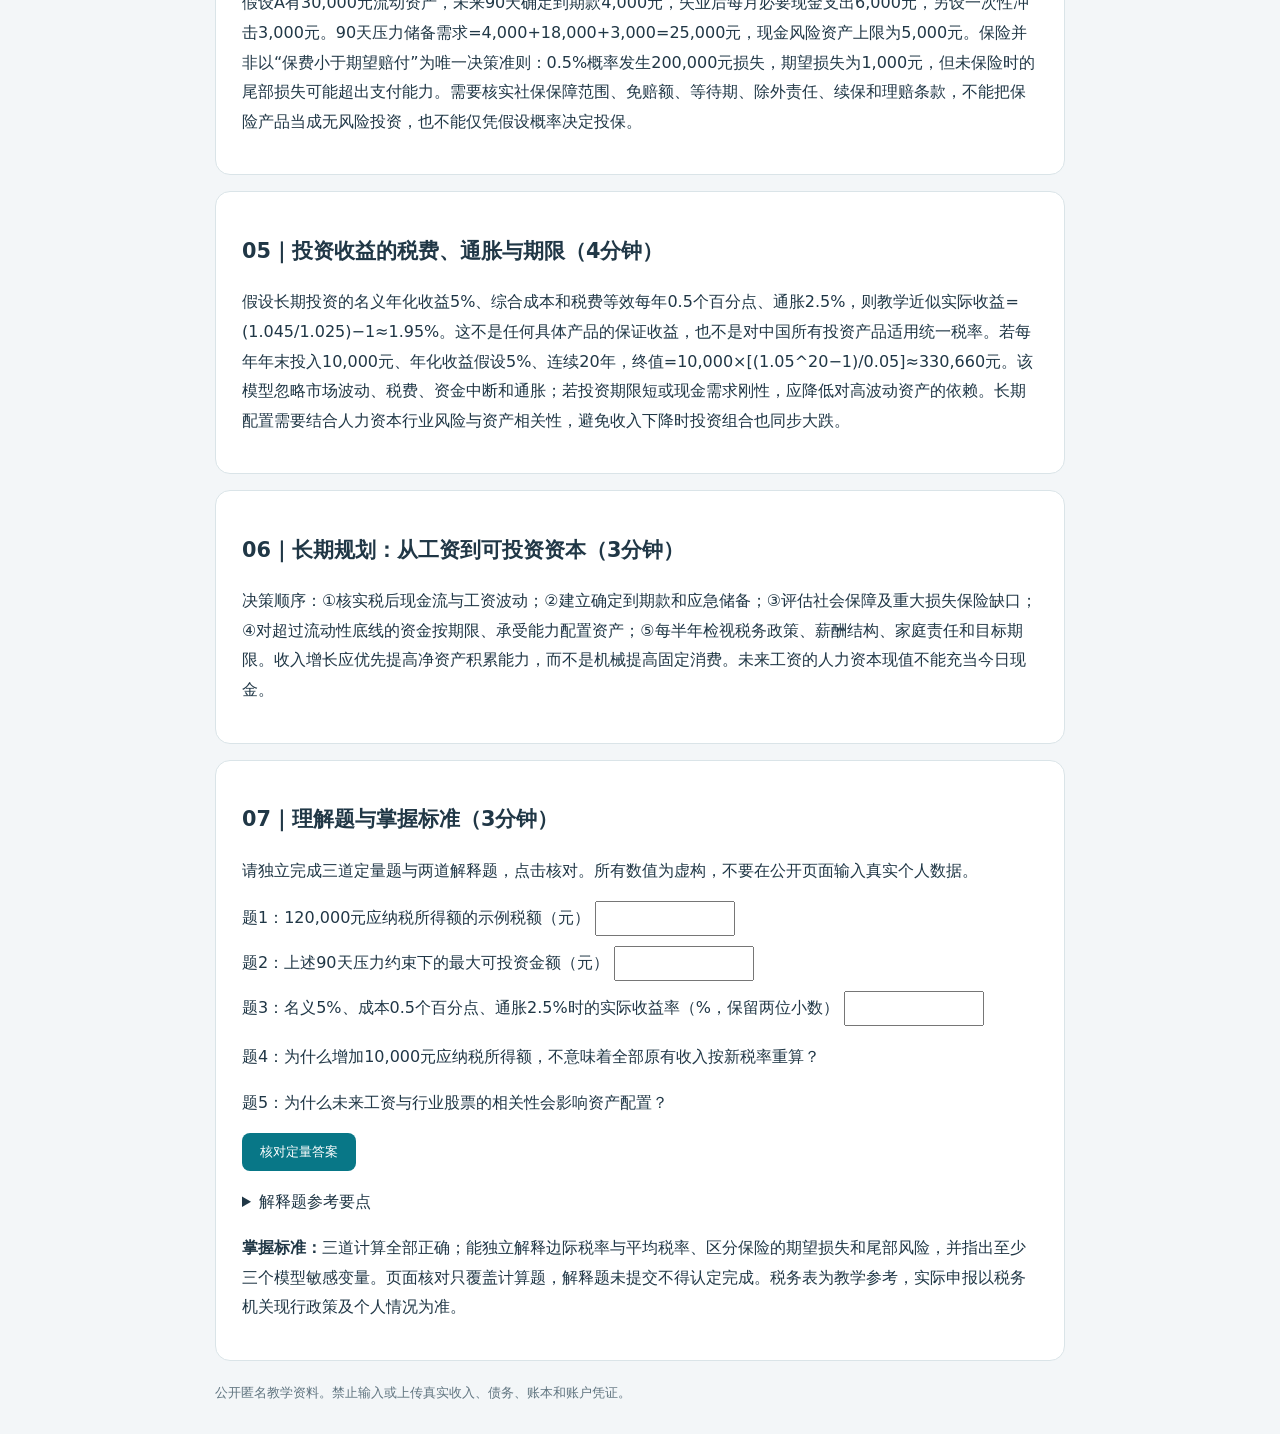
<file: finance/theory-2026-11-10/index.html>
<!doctype html><html lang="zh-CN"><head><meta charset="utf-8"><meta name="viewport" content="width=device-width,initial-scale=1"><title>FIN10｜边际税率、保险与长期投资决策</title><style>body{font:16px/1.85 system-ui,"Microsoft YaHei",sans-serif;color:#203746;background:#f3f6f8;margin:0}main{max-width:850px;margin:auto;padding:28px 18px}section{background:#fff;padding:22px 26px;margin:16px 0;border:1px solid #dae4e8;border-radius:15px}h1{line-height:1.4}h2{font-size:1.3rem}a{color:#087787}table{border-collapse:collapse;width:100%}td,th{padding:8px;border-bottom:1px solid #ddd;text-align:left}input{width:120px;padding:8px}button{background:#087787;color:white;border:0;padding:10px 18px;border-radius:8px}small{color:#617580}label{display:block;margin:10px 0}</style></head><body><main><a href="../">← 个人财务课程</a><h1>FIN10｜边际税率、保险与长期投资决策</h1><p>2026-11-10 · 27分钟 · 进阶理论 · 匿名虚构案例</p><section><h2>01｜学习诊断（3分钟）</h2><p>此前已讲授预算、现金流、净资产、应急资金、人力资本与流动性压力测试。此前练习未见独立提交的核验结果，故不标记为掌握。本课不重复基础算术，而研究一个决策链：税后可支配现金→风险保障→可投资资本→长期复利。先自测：能否区分平均税率与边际税率？保险的期望损失与破产风险有何区别？</p></section><section><h2>02｜现金流、预算与跨期约束（4分钟）</h2><p>虚构工薪族A每月工资税后到账12,000元，必要消费4,000元，弹性消费800元，周期性支出准备金1,200元。若准备金只是转入自有账户，本月经济意义上的消费为4,800元，现金增加7,200元；但其中1,200元已有未来用途，可自由长期投资的资金并非7,200元。若未来存在确定到期款，必须先在现金流时间轴中扣除。形式上：期末现金=期初现金+实际现金流入−实际现金流出；可投资额≤流动资产−确定到期款−压力储备。预算是事前约束，实际交易与余额对账是事后验证。</p></section><section><h2>03｜中国个人所得税：边际税率与预扣预缴（5分钟）</h2><p>工资薪金属于综合所得，年度应纳税所得额通常按年度综合收入减去依法适用的基本减除费用、专项扣除、专项附加扣除及其他依法扣除项目确定；工资薪金预扣预缴与年度汇算可能不同。以下只用虚构年度应纳税所得额，避免把税前工资直接套入税率表。</p><table><tr><th>年度综合所得应纳税所得额（元）</th><th>税率</th><th>速算扣除数（元）</th></tr><tr><td>不超过36,000</td><td>3%</td><td>0</td></tr><tr><td>36,000—144,000</td><td>10%</td><td>2,520</td></tr><tr><td>144,000—300,000</td><td>20%</td><td>16,920</td></tr><tr><td>300,000—420,000</td><td>25%</td><td>31,920</td></tr><tr><td>420,000—660,000</td><td>30%</td><td>52,920</td></tr><tr><td>660,000—960,000</td><td>35%</td><td>85,920</td></tr><tr><td>超过960,000</td><td>45%</td><td>181,920</td></tr></table><p>教学假设：A的全年综合所得应纳税所得额为120,000元，则应纳税额=120,000×10%−2,520=9,480元。若在其他条件不变下，额外增加10,000元应纳税所得额，税额增加1,000元，而不是把全年收入都重新按更高税率征税。注意：这里的10,000元是应纳税所得额增量，不一定等于税前工资增量；个税法及当年优惠政策以官方公布为准。</p></section><section><h2>04｜储蓄、保险与尾部风险（5分钟）</h2><p>假设A有30,000元流动资产，未来90天确定到期款4,000元，失业后每月必要现金支出6,000元，另设一次性冲击3,000元。90天压力储备需求=4,000+18,000+3,000=25,000元，现金风险资产上限为5,000元。保险并非以“保费小于期望赔付”为唯一决策准则：0.5%概率发生200,000元损失，期望损失为1,000元，但未保险时的尾部损失可能超出支付能力。需要核实社保保障范围、免赔额、等待期、除外责任、续保和理赔条款，不能把保险产品当成无风险投资，也不能仅凭假设概率决定投保。</p></section><section><h2>05｜投资收益的税费、通胀与期限（4分钟）</h2><p>假设长期投资的名义年化收益5%、综合成本和税费等效每年0.5个百分点、通胀2.5%，则教学近似实际收益=(1.045/1.025)−1≈1.95%。这不是任何具体产品的保证收益，也不是对中国所有投资产品适用统一税率。若每年年末投入10,000元、年化收益假设5%、连续20年，终值=10,000×[(1.05^20−1)/0.05]≈330,660元。该模型忽略市场波动、税费、资金中断和通胀；若投资期限短或现金需求刚性，应降低对高波动资产的依赖。长期配置需要结合人力资本行业风险与资产相关性，避免收入下降时投资组合也同步大跌。</p></section><section><h2>06｜长期规划：从工资到可投资资本（3分钟）</h2><p>决策顺序：①核实税后现金流与工资波动；②建立确定到期款和应急储备；③评估社会保障及重大损失保险缺口；④对超过流动性底线的资金按期限、承受能力配置资产；⑤每半年检视税务政策、薪酬结构、家庭责任和目标期限。收入增长应优先提高净资产积累能力，而不是机械提高固定消费。未来工资的人力资本现值不能充当今日现金。</p></section><section><h2>07｜理解题与掌握标准（3分钟）</h2><p>请独立完成三道定量题与两道解释题，点击核对。所有数值为虚构，不要在公开页面输入真实个人数据。</p><label>题1：120,000元应纳税所得额的示例税额（元） <input id="q1" type="number"></label><label>题2：上述90天压力约束下的最大可投资金额（元） <input id="q2" type="number"></label><label>题3：名义5%、成本0.5个百分点、通胀2.5%时的实际收益率（%，保留两位小数） <input id="q3" type="number" step=".01"></label><p>题4：为什么增加10,000元应纳税所得额，不意味着全部原有收入按新税率重算？</p><p>题5：为什么未来工资与行业股票的相关性会影响资产配置？</p><button id="check">核对定量答案</button><p id="result" role="status" aria-live="polite"></p><details><summary>解释题参考要点</summary><p>题4：累进税制按不同收入区间适用不同边际税率，速算扣除数体现分段计算；本例仍处于同一10%档。题5：经济衰退时工资与投资可能同时受损，分散证券数量不等于分散共同宏观风险。</p></details><p><strong>掌握标准：</strong>三道计算全部正确；能独立解释边际税率与平均税率、区分保险的期望损失和尾部风险，并指出至少三个模型敏感变量。页面核对只覆盖计算题，解释题未提交不得认定完成。税务表为教学参考，实际申报以税务机关现行政策及个人情况为准。</p></section><footer><small>公开匿名教学资料。禁止输入或上传真实收入、债务、账本和账户凭证。</small></footer></main><script>document.getElementById('check').onclick=function(){let a=Number(document.getElementById('q1').value),b=Number(document.getElementById('q2').value),c=Number(document.getElementById('q3').value);let filled=['q1','q2','q3'].every(id=>document.getElementById(id).value!=='');let score=(a===9480?1:0)+(b===5000?1:0)+(Math.abs(c-1.95)<=0.01?1:0);document.getElementById('result').textContent=filled?'定量题得分 '+score+'/3；参考答案：9480元、5000元、1.95%。解释题请自行对照要点；不自动认定课程已掌握。':'请先填写三道计算题。';};</script></body></html>
</file>
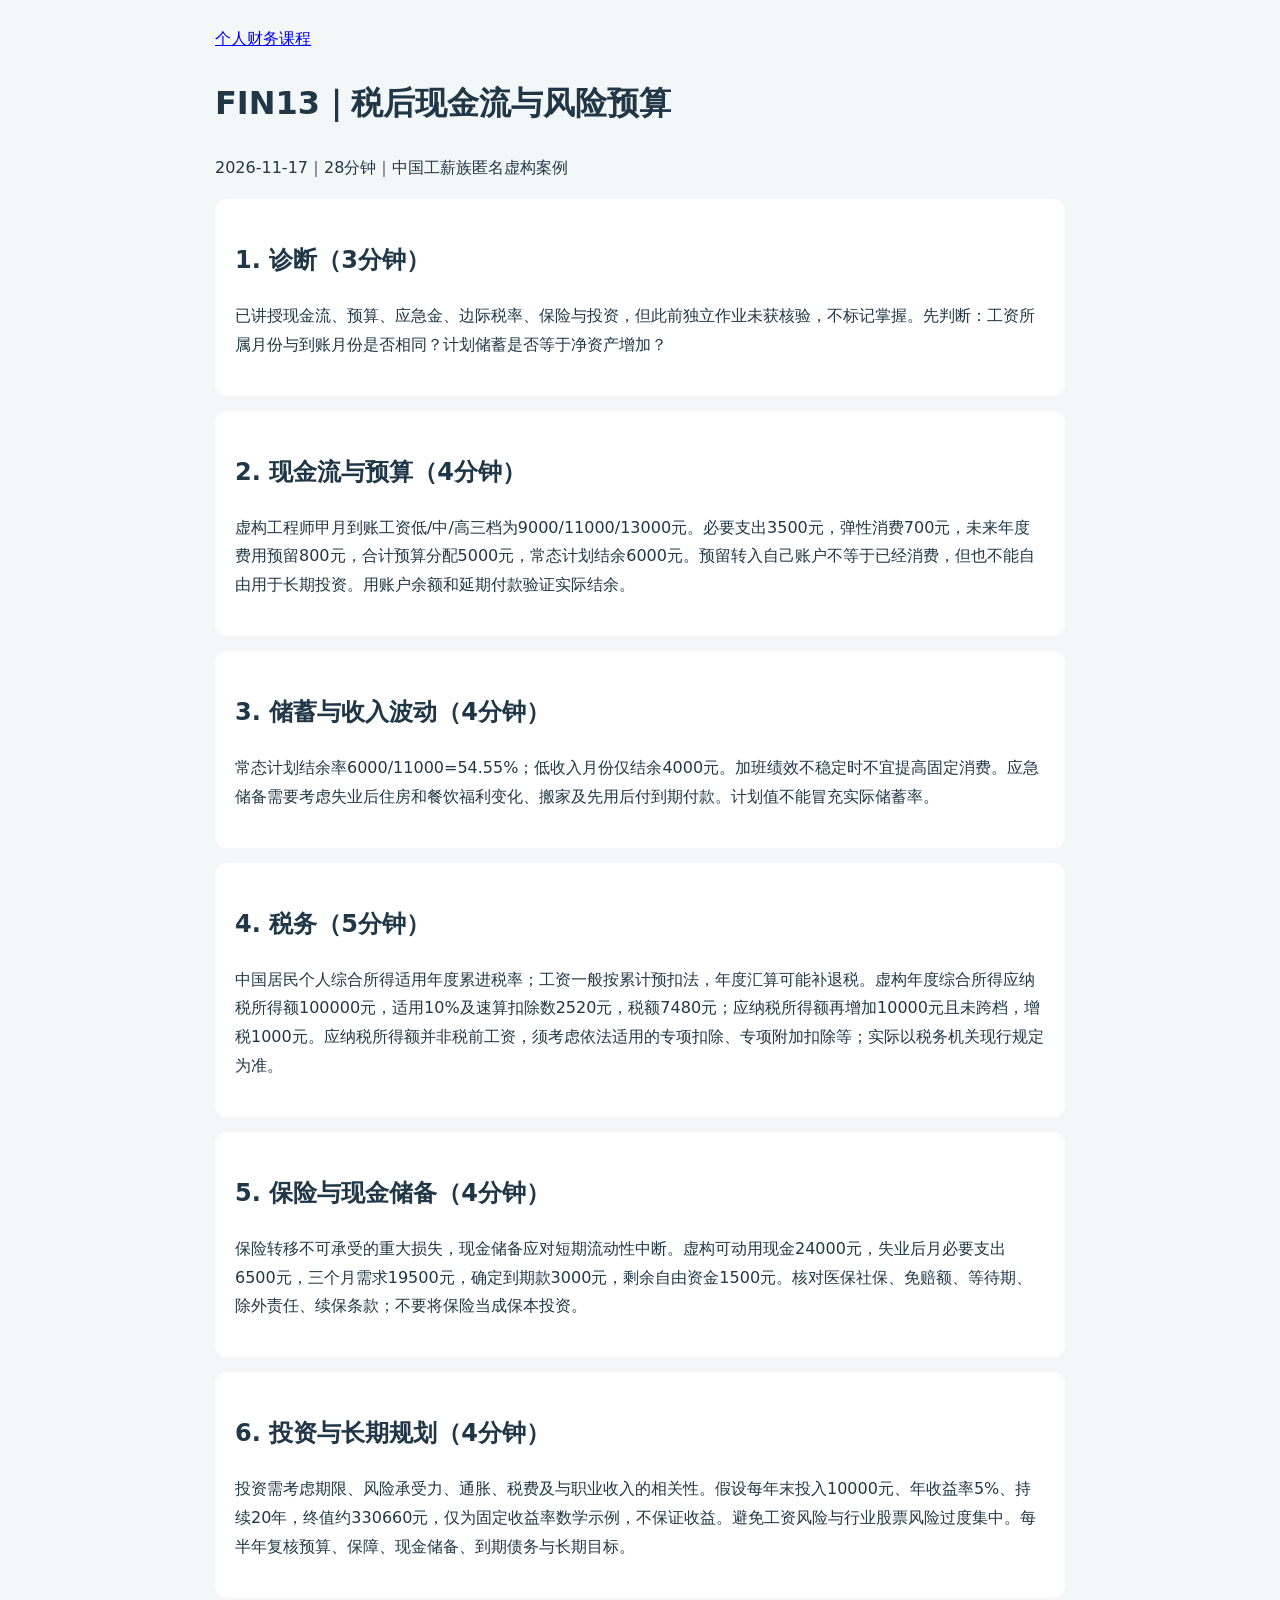
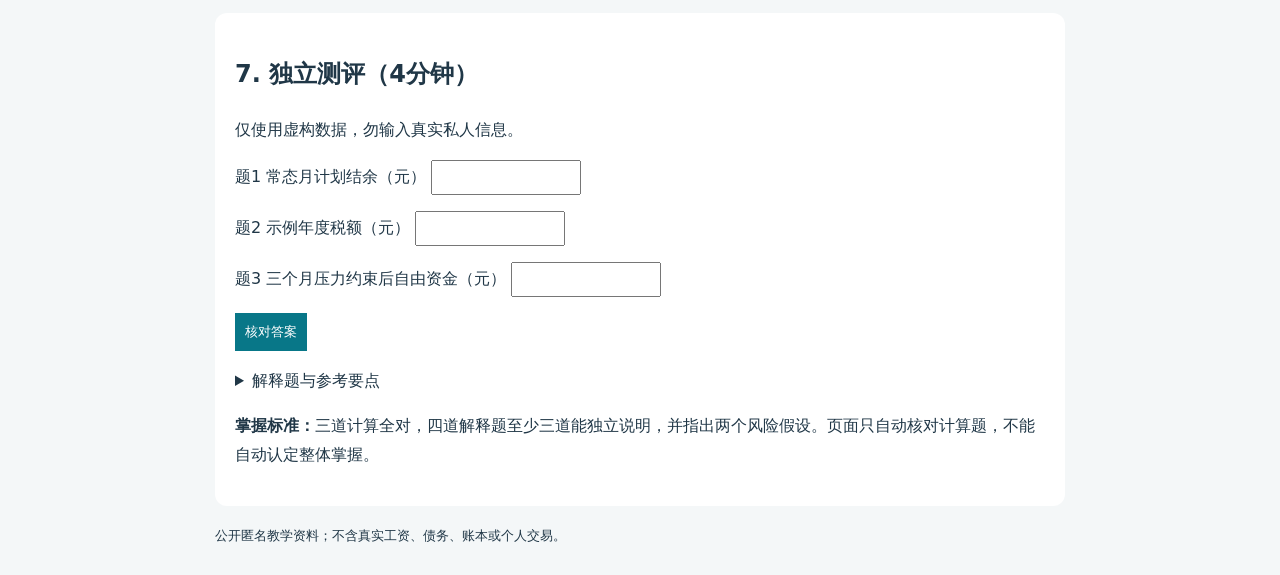
<file: finance/theory-2026-11-17/index.html>
<!doctype html><html lang="zh-CN"><meta charset="utf-8"><meta name="viewport" content="width=device-width,initial-scale=1"><title>FIN13｜税后现金流与风险预算</title><style>body{font:16px/1.8 system-ui;background:#f4f7f8;color:#203747;margin:0}main{max-width:850px;margin:auto;padding:25px}section{background:white;border-radius:12px;padding:20px;margin:15px 0}input{padding:8px;width:130px}button{padding:10px;background:#087788;color:white;border:0}</style><main><a href="../">个人财务课程</a><h1>FIN13｜税后现金流与风险预算</h1><p>2026-11-17｜28分钟｜中国工薪族匿名虚构案例</p><section><h2>1. 诊断（3分钟）</h2><p>已讲授现金流、预算、应急金、边际税率、保险与投资，但此前独立作业未获核验，不标记掌握。先判断：工资所属月份与到账月份是否相同？计划储蓄是否等于净资产增加？</p></section><section><h2>2. 现金流与预算（4分钟）</h2><p>虚构工程师甲月到账工资低/中/高三档为9000/11000/13000元。必要支出3500元，弹性消费700元，未来年度费用预留800元，合计预算分配5000元，常态计划结余6000元。预留转入自己账户不等于已经消费，但也不能自由用于长期投资。用账户余额和延期付款验证实际结余。</p></section><section><h2>3. 储蓄与收入波动（4分钟）</h2><p>常态计划结余率6000/11000=54.55%；低收入月份仅结余4000元。加班绩效不稳定时不宜提高固定消费。应急储备需要考虑失业后住房和餐饮福利变化、搬家及先用后付到期付款。计划值不能冒充实际储蓄率。</p></section><section><h2>4. 税务（5分钟）</h2><p>中国居民个人综合所得适用年度累进税率；工资一般按累计预扣法，年度汇算可能补退税。虚构年度综合所得应纳税所得额100000元，适用10%及速算扣除数2520元，税额7480元；应纳税所得额再增加10000元且未跨档，增税1000元。应纳税所得额并非税前工资，须考虑依法适用的专项扣除、专项附加扣除等；实际以税务机关现行规定为准。</p></section><section><h2>5. 保险与现金储备（4分钟）</h2><p>保险转移不可承受的重大损失，现金储备应对短期流动性中断。虚构可动用现金24000元，失业后月必要支出6500元，三个月需求19500元，确定到期款3000元，剩余自由资金1500元。核对医保社保、免赔额、等待期、除外责任、续保条款；不要将保险当成保本投资。</p></section><section><h2>6. 投资与长期规划（4分钟）</h2><p>投资需考虑期限、风险承受力、通胀、税费及与职业收入的相关性。假设每年末投入10000元、年收益率5%、持续20年，终值约330660元，仅为固定收益率数学示例，不保证收益。避免工资风险与行业股票风险过度集中。每半年复核预算、保障、现金储备、到期债务与长期目标。</p></section><section><h2>7. 独立测评（4分钟）</h2><p>仅使用虚构数据，勿输入真实私人信息。</p><p>题1 常态月计划结余（元） <input id="a" type="number"></p><p>题2 示例年度税额（元） <input id="b" type="number"></p><p>题3 三个月压力约束后自由资金（元） <input id="c" type="number"></p><button onclick="check()">核对答案</button><p id="result" role="status"></p><details><summary>解释题与参考要点</summary><p>①为什么不能依据高收入月增加固定消费？加班绩效有波动。②为什么工资所属月与到账月分开？薪酬分析和现金流分析口径不同。③为什么有应急金仍考虑保险？重大损失可能远超储备。④为什么未来工资不能视为当下现金？人力资本不能立即变现且有失业风险。</p></details><p><strong>掌握标准：</strong>三道计算全对，四道解释题至少三道能独立说明，并指出两个风险假设。页面只自动核对计算题，不能自动认定整体掌握。</p></section><small>公开匿名教学资料；不含真实工资、债务、账本或个人交易。</small></main><script>function check(){let ids=['a','b','c'];if(ids.some(x=>document.getElementById(x).value==='')){document.getElementById('result').textContent='请完成全部计算题';return}let v=ids.map(x=>Number(document.getElementById(x).value)),a=[6000,7480,1500];document.getElementById('result').textContent='得分 '+v.filter((x,i)=>x===a[i]).length+'/3；答案：6000、7480、1500元。解释题仍须独立核对。'}</script></html>
</file>
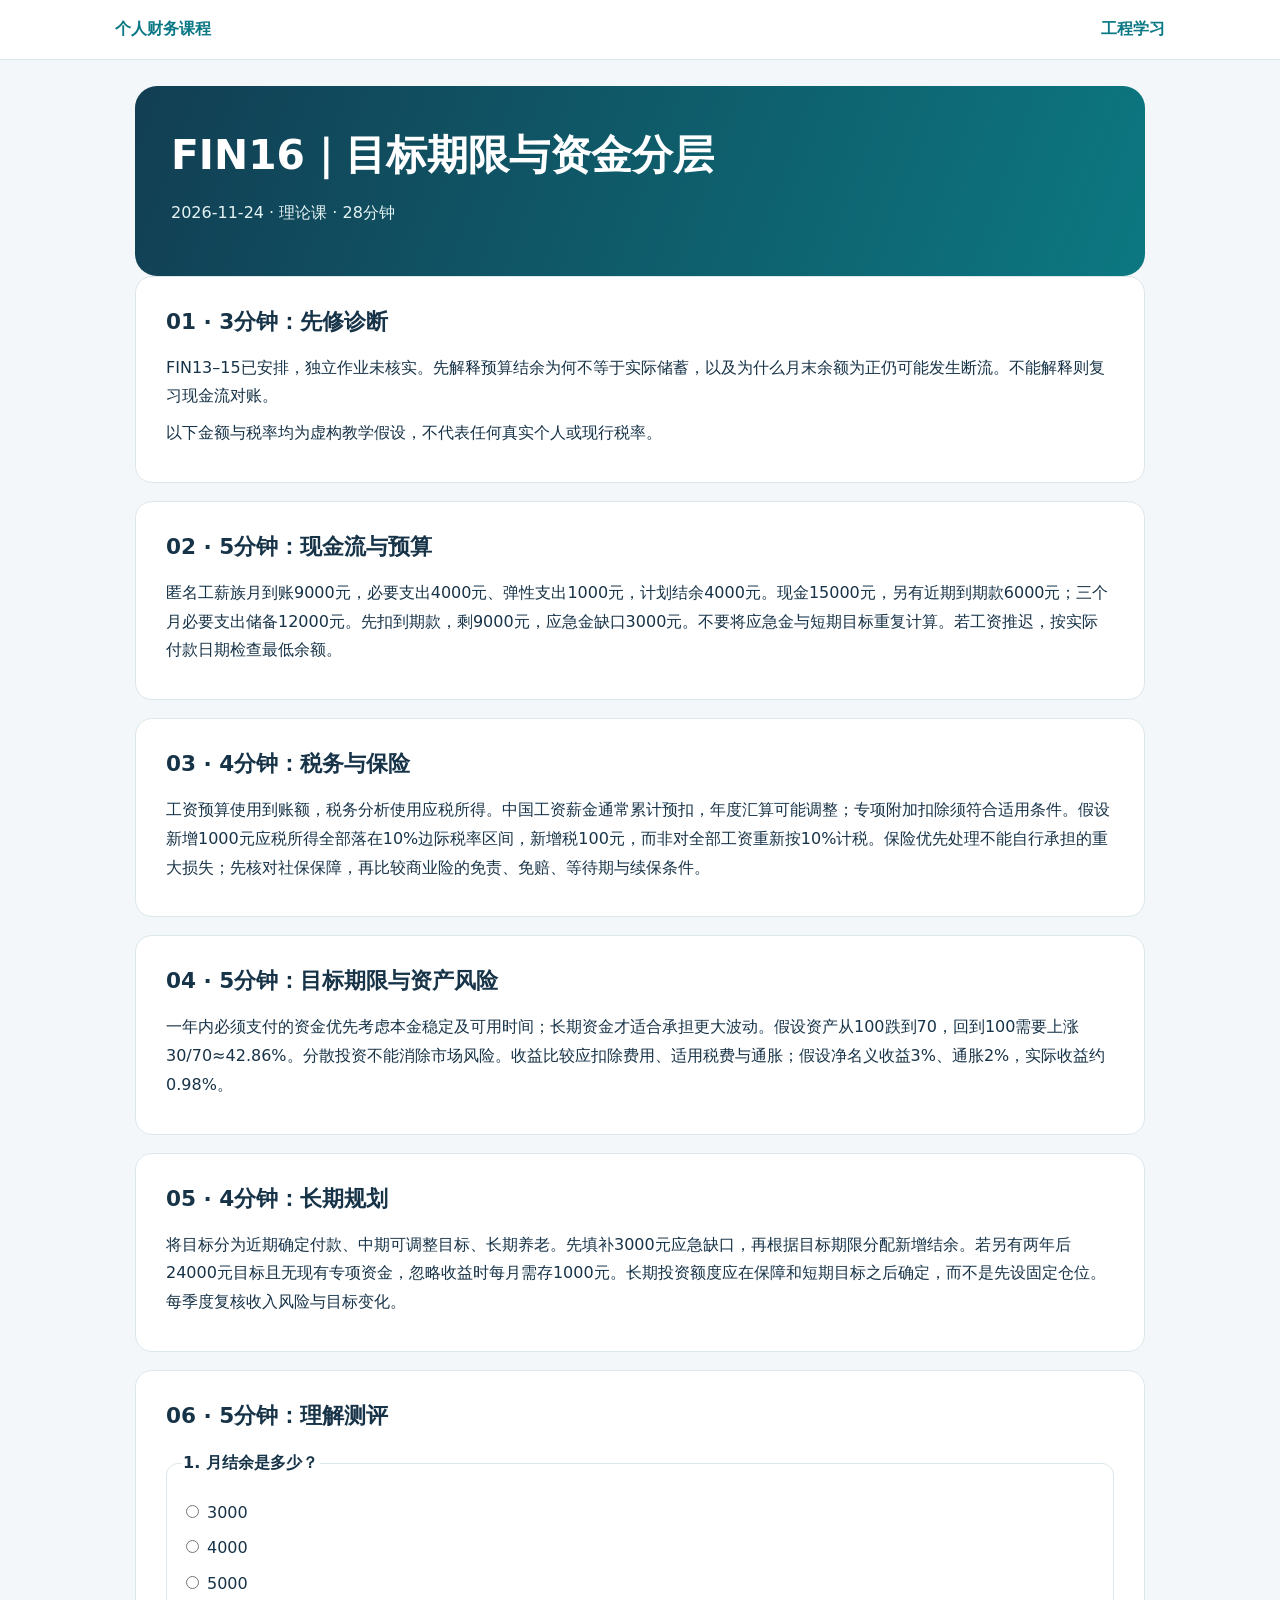
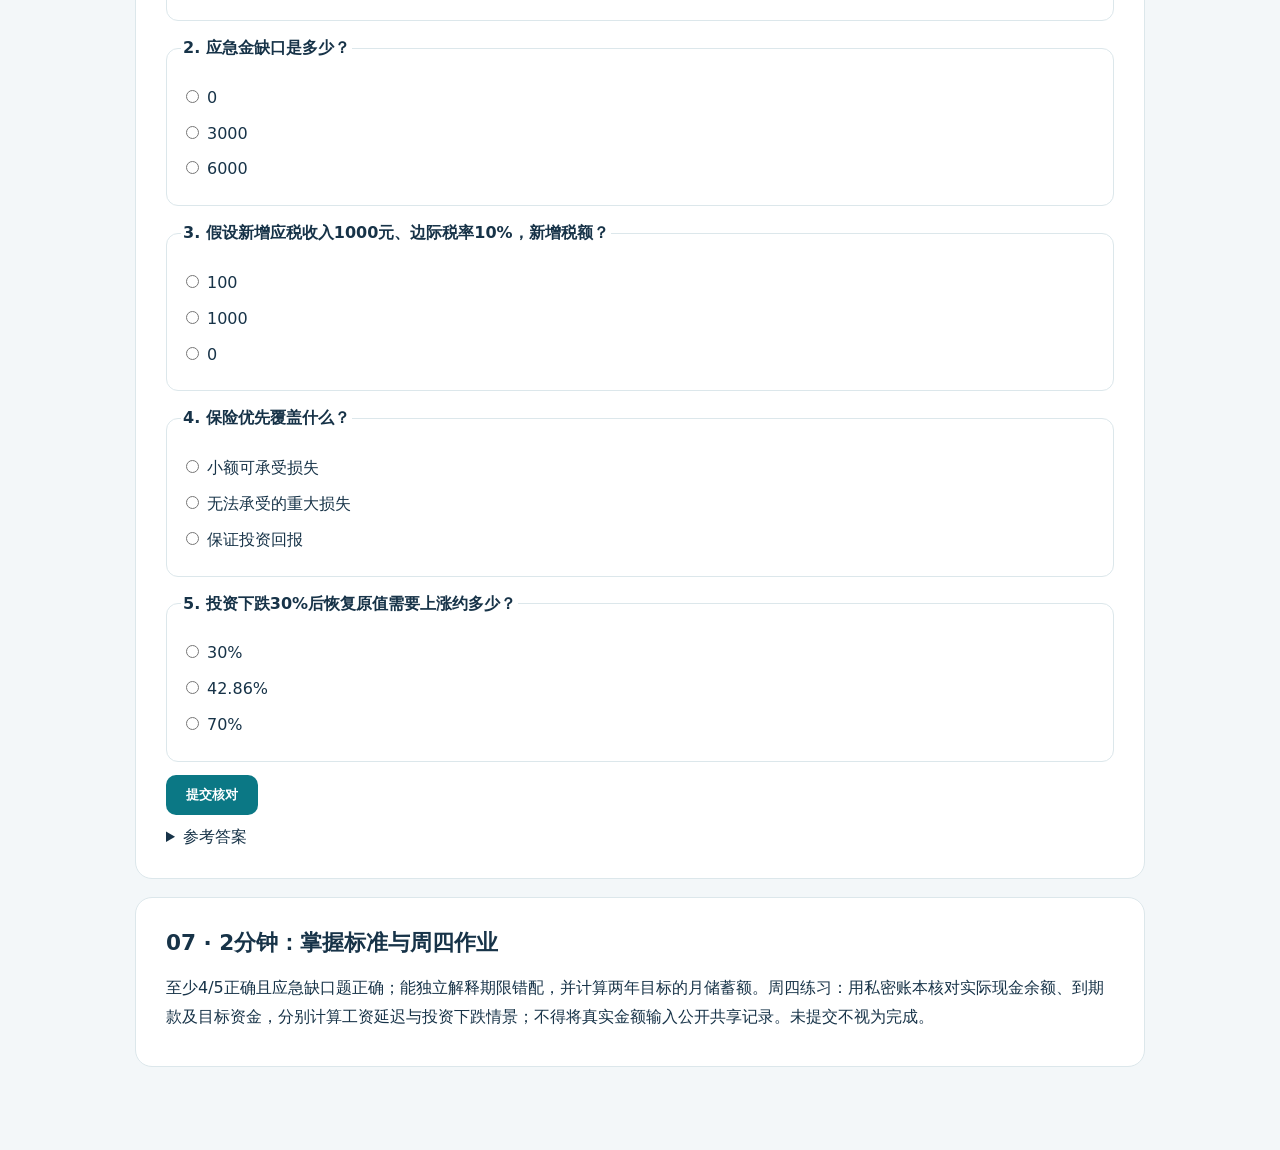
<file: finance/theory-2026-11-24/index.html>
<!doctype html><html lang="zh-CN"><head><meta charset="utf-8"><meta name="viewport" content="width=device-width,initial-scale=1"><title>FIN16｜目标期限与资金分层</title><style>:root{--ink:#173348;--muted:#5d7180;--bg:#f3f7f9;--line:#dce7eb;--accent:#0b7885}*{box-sizing:border-box}html{scroll-behavior:smooth}body{margin:0;background:var(--bg);color:var(--ink);font-family:system-ui,-apple-system,"Noto Sans SC","Microsoft YaHei",sans-serif;line-height:1.8}a{color:var(--accent)}a:focus-visible,button:focus-visible,input:focus-visible{outline:3px solid orange;outline-offset:2px}header{background:#fff;border-bottom:1px solid var(--line);padding:15px max(20px,calc((100vw - 1050px)/2));display:flex;justify-content:space-between;gap:15px;flex-wrap:wrap}header a{text-decoration:none;font-weight:750}main{max-width:1050px;margin:auto;padding:26px 20px 65px}.hero{border-radius:22px;background:linear-gradient(110deg,#123e53,#0c7881);color:#fff;padding:32px 36px}.hero h1{font-size:clamp(1.65rem,3.6vw,2.55rem);line-height:1.35;margin:10px 0}.hero p{color:#e5f4f5}.tag{display:inline-block;padding:4px 11px;border:1px solid #ffffff50;border-radius:99px;margin:4px;font-size:.86rem}.layout{display:grid;grid-template-columns:230px 1fr;gap:22px;margin-top:22px}.sidebar{align-self:start;position:sticky;top:18px;background:#fff;border:1px solid var(--line);border-radius:15px;padding:18px}.sidebar a{display:block;text-decoration:none;padding:6px 0;font-size:.9rem}.sidebar p{font-size:.85rem;color:var(--muted)}.card{background:white;border:1px solid var(--line);border-radius:17px;padding:26px 30px;margin-bottom:18px}.card h2{font-size:1.35rem;margin:0 0 12px}.card p{margin:8px 0}.label{color:var(--accent);font-size:.8rem;font-weight:800;letter-spacing:.07em}.callout{background:#eaf7f6;border-left:4px solid var(--accent);padding:12px 16px;margin:14px 0}.math{font-family:ui-monospace,Consolas,monospace;background:#edf4f7;padding:14px;border-radius:10px;white-space:pre-wrap;overflow:auto}.q{border:1px solid var(--line);border-radius:12px;padding:14px;margin:13px 0}.q legend{font-weight:700}.q label{display:block;margin:7px 0}.q input{margin-right:8px;accent-color:var(--accent)}input[type=number]{padding:9px;border:1px solid #9db4c0;border-radius:8px;max-width:180px}button{background:var(--accent);color:#fff;border:0;border-radius:10px;padding:11px 20px;font-weight:750;cursor:pointer}button:hover{background:#095f69}.muted{color:var(--muted);font-size:.9rem}footer{text-align:center;color:var(--muted);padding:25px}@media(max-width:760px){.layout{grid-template-columns:1fr}.sidebar{position:static}.card{padding:20px}.hero{padding:25px 20px}}</style></head><body><header><a href="../">个人财务课程</a><a href="../../">工程学习</a></header><main><div class="hero"><h1>FIN16｜目标期限与资金分层</h1><p>2026-11-24 · 理论课 · 28分钟</p></div><section class="card"><h2>01 · 3分钟：先修诊断</h2><p>FIN13–15已安排，独立作业未核实。先解释预算结余为何不等于实际储蓄，以及为什么月末余额为正仍可能发生断流。不能解释则复习现金流对账。</p><p>以下金额与税率均为虚构教学假设，不代表任何真实个人或现行税率。</p></section><section class="card"><h2>02 · 5分钟：现金流与预算</h2><p>匿名工薪族月到账9000元，必要支出4000元、弹性支出1000元，计划结余4000元。现金15000元，另有近期到期款6000元；三个月必要支出储备12000元。先扣到期款，剩9000元，应急金缺口3000元。不要将应急金与短期目标重复计算。若工资推迟，按实际付款日期检查最低余额。</p></section><section class="card"><h2>03 · 4分钟：税务与保险</h2><p>工资预算使用到账额，税务分析使用应税所得。中国工资薪金通常累计预扣，年度汇算可能调整；专项附加扣除须符合适用条件。假设新增1000元应税所得全部落在10%边际税率区间，新增税100元，而非对全部工资重新按10%计税。保险优先处理不能自行承担的重大损失；先核对社保保障，再比较商业险的免责、免赔、等待期与续保条件。</p></section><section class="card"><h2>04 · 5分钟：目标期限与资产风险</h2><p>一年内必须支付的资金优先考虑本金稳定及可用时间；长期资金才适合承担更大波动。假设资产从100跌到70，回到100需要上涨30/70≈42.86%。分散投资不能消除市场风险。收益比较应扣除费用、适用税费与通胀；假设净名义收益3%、通胀2%，实际收益约0.98%。</p></section><section class="card"><h2>05 · 4分钟：长期规划</h2><p>将目标分为近期确定付款、中期可调整目标、长期养老。先填补3000元应急缺口，再根据目标期限分配新增结余。若另有两年后24000元目标且无现有专项资金，忽略收益时每月需存1000元。长期投资额度应在保障和短期目标之后确定，而不是先设固定仓位。每季度复核收入风险与目标变化。</p></section><section class="card"><h2>06 · 5分钟：理解测评</h2><form id="quiz"><fieldset class="q"><legend>1. 月结余是多少？</legend><label><input required type="radio" name="q0" value="0">3000</label><label><input required type="radio" name="q0" value="1">4000</label><label><input required type="radio" name="q0" value="2">5000</label></fieldset><fieldset class="q"><legend>2. 应急金缺口是多少？</legend><label><input required type="radio" name="q1" value="0">0</label><label><input required type="radio" name="q1" value="1">3000</label><label><input required type="radio" name="q1" value="2">6000</label></fieldset><fieldset class="q"><legend>3. 假设新增应税收入1000元、边际税率10%，新增税额？</legend><label><input required type="radio" name="q2" value="0">100</label><label><input required type="radio" name="q2" value="1">1000</label><label><input required type="radio" name="q2" value="2">0</label></fieldset><fieldset class="q"><legend>4. 保险优先覆盖什么？</legend><label><input required type="radio" name="q3" value="0">小额可承受损失</label><label><input required type="radio" name="q3" value="1">无法承受的重大损失</label><label><input required type="radio" name="q3" value="2">保证投资回报</label></fieldset><fieldset class="q"><legend>5. 投资下跌30%后恢复原值需要上涨约多少？</legend><label><input required type="radio" name="q4" value="0">30%</label><label><input required type="radio" name="q4" value="1">42.86%</label><label><input required type="radio" name="q4" value="2">70%</label></fieldset><button>提交核对</button><p id="result" role="status"></p></form><details><summary>参考答案</summary><p>4000；3000；100；重大损失；42.86%。</p></details></section><section class="card"><h2>07 · 2分钟：掌握标准与周四作业</h2><p>至少4/5正确且应急缺口题正确；能独立解释期限错配，并计算两年目标的月储蓄额。周四练习：用私密账本核对实际现金余额、到期款及目标资金，分别计算工资延迟与投资下跌情景；不得将真实金额输入公开共享记录。未提交不视为完成。</p></section></main><script>document.getElementById('quiz').addEventListener('submit',function(e){e.preventDefault();const a=[1,1,0,1,1],f=new FormData(e.target),s=a.reduce((n,v,i)=>n+(f.get('q'+i)===String(v)?1:0),0);document.getElementById('result').textContent=s+'/5 '+(s>=4&&f.get('q1')==='1'?'通过知识检查':'请复习后重试');});</script></body></html>
</file>
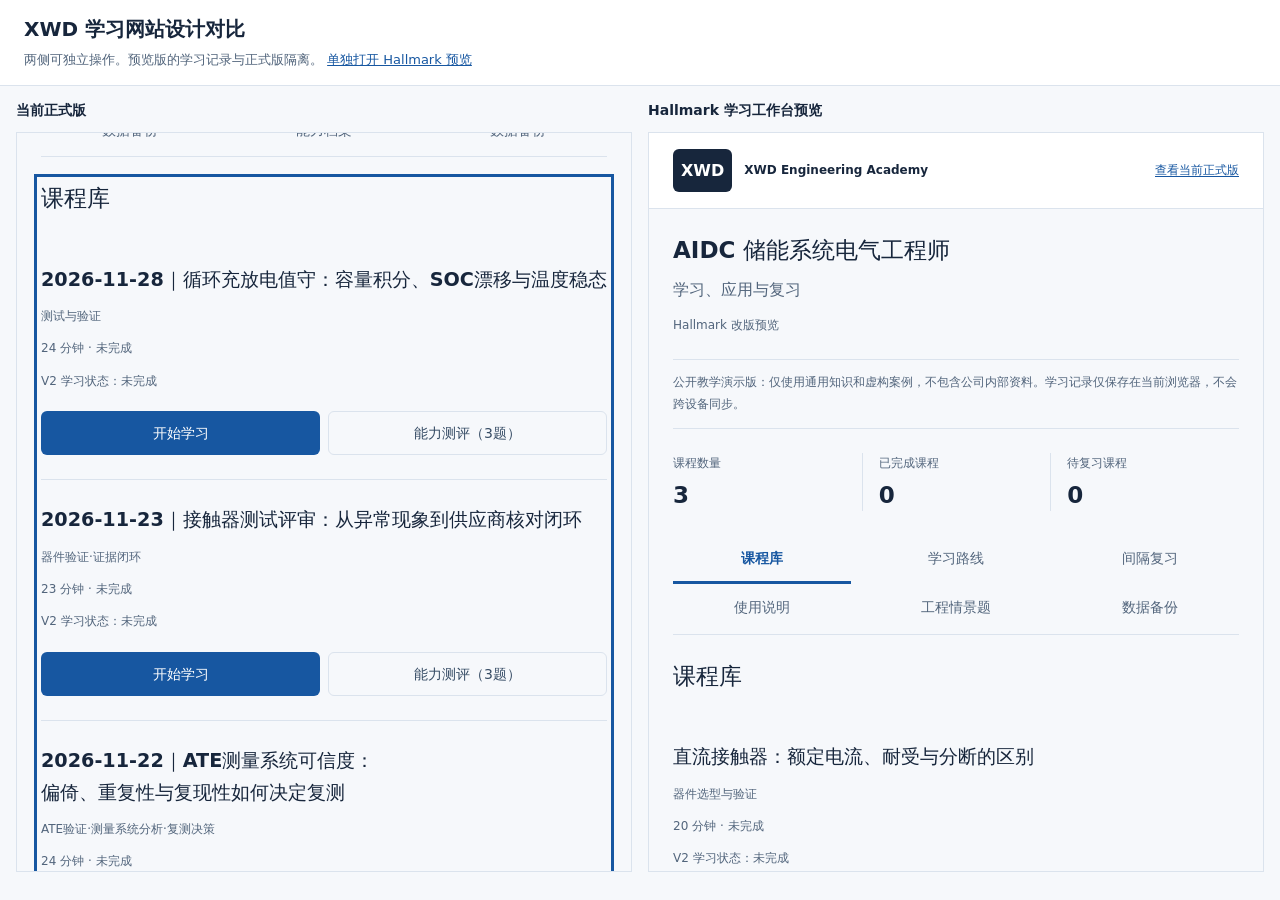
<file: hallmark-preview/compare.html>
<!doctype html><html lang="zh-CN"><head><meta charset="utf-8"><meta name="viewport" content="width=device-width,initial-scale=1"><title>XWD 学习网站设计对比</title><style>:root{font-family:"Microsoft YaHei",system-ui,sans-serif;color:#17263c;background:#f6f8fb}*{box-sizing:border-box}body{margin:0}header{padding:16px 24px;background:white;border-bottom:1px solid #dbe3ed}h1{font-size:20px;margin:0 0 8px}p{font-size:13px;margin:0;color:#52657c}a{color:#1757a1}main{display:grid;grid-template-columns:repeat(2,minmax(0,1fr));gap:16px;padding:16px}section{min-width:0}h2{font-size:14px;margin:0 0 12px}iframe{border:1px solid #dbe3ed;width:100%;height:calc(100vh - 160px);min-height:600px;background:white}@media(max-width:760px){main{grid-template-columns:1fr}iframe{height:760px}}</style></head><body><header><h1>XWD 学习网站设计对比</h1><p>两侧可独立操作。预览版的学习记录与正式版隔离。 <a href="./">单独打开 Hallmark 预览</a></p></header><main><section><h2>当前正式版</h2><iframe title="当前正式版" src="../"></iframe></section><section><h2>Hallmark 学习工作台预览</h2><iframe title="Hallmark 预览版" src="./index.html"></iframe></section></main></body></html>
</file>
<file: academy.css>
/* Hallmark · shape: app screen · genre: modern-minimal · theme: brand · redesign: full
 * paper: brand pale blue · accent: brand blue · display: Chinese system sans · body: Chinese system sans
 * nav: kept top navigation · signature: course worklist · states: empty, full, local save feedback
 * axes: light/sans/blue · posture: Restrained · contrast: pending rendered review · v2.0.0 */
/* Hallmark · pre-emit critique: hierarchy, reading, density and mobile to verify · weakest: stacked legacy controls, grouped below titles */
/* Hallmark · copy: verbatim course content; shell title uses the existing subtitle; category labels moved below titles */
@import url('./tokens.css');
@import url('./base.css');
:root{--color-hover:#103e75;--color-active:#0a2c56;--color-selection:#dce9fa;--radius-control:6px}

html{scroll-padding-top:var(--space-lg)}
body{line-height:1.7}
button,input,textarea{font:inherit;accent-color:var(--color-accent)}
a,button,input,textarea{touch-action:manipulation}
a{color:var(--color-accent)}
:focus-visible{outline:3px solid var(--color-focus);outline-offset:4px}
.skip-link{position:absolute;top:-80px;left:24px;background:var(--color-paper-3);padding:var(--space-sm);z-index:var(--z-tooltip)}
.skip-link:focus{top:12px}
header{border-bottom:1px solid var(--color-rule);background:var(--color-paper-3)}
.header-inner{max-width:var(--container);margin:auto;padding:var(--space-lg) var(--gutter);display:flex;justify-content:space-between;align-items:center;gap:var(--space-lg)}
.wordmark{display:flex;align-items:center;gap:var(--space-md);text-decoration:none;font-weight:700;color:var(--color-ink);font-size:16px}
.brand-mark{background:var(--color-ink);color:var(--color-accent-ink);padding:var(--space-xs) var(--space-sm);border-radius:var(--radius-control);font-size:18px}
.compare-link{font-size:14px;white-space:nowrap}
.workspace-heading{display:flex;align-items:center;justify-content:space-between;gap:var(--space-lg);margin-bottom:var(--space-lg)}
.workspace-heading h1{font-size:var(--text-2xl);font-weight:700;line-height:1.5;max-width:30ch;letter-spacing:0}
.workspace-heading p{color:var(--color-muted);margin-top:var(--space-xs)}
.preview-label{font-size:12px;color:var(--color-muted);white-space:nowrap}
main{max-width:var(--container);margin:var(--space-xl) auto 0;padding:0 var(--gutter) var(--space-xl)}
.notice{color:var(--color-muted);font-size:12px;line-height:1.8;border-block:1px solid var(--color-rule);padding:var(--space-sm) 0;background:transparent}
.stats{display:grid;grid-template-columns:repeat(3,minmax(0,1fr));gap:0;margin:0!important;padding:var(--space-lg) 0 32px}
.stats .card{display:flex;align-items:baseline;gap:var(--space-md);padding:0 var(--space-lg);background:transparent;border:0;border-radius:0}
.stats .card:first-child{padding-left:0}
.stats .card:last-child{padding-right:0}
.stats .card+.card{border-left:1px solid var(--color-rule)}
.metric{font-size:var(--text-2xl);color:var(--color-ink);font-weight:700;font-variant-numeric:tabular-nums;line-height:1.3}
.muted{color:var(--color-muted);font-size:14px}
.toolbar{display:flex;gap:var(--space-lg);flex-wrap:wrap;margin:0 0 32px;border-bottom:1px solid var(--color-rule)}
button{border:1px solid transparent;border-radius:var(--radius-control);background:var(--color-accent);color:var(--color-accent-ink);min-height:44px;padding:var(--space-xs) var(--space-md);font-size:14px;font-weight:500;line-height:1.6;cursor:pointer;transition:background-color var(--dur-micro) var(--ease-out)}
button:hover{background:var(--color-hover)}
button:active{background:var(--color-active)}
button:disabled{background:var(--color-paper-2);color:var(--color-muted);cursor:not-allowed}
button[aria-busy=true]{cursor:progress}
button.secondary{background:transparent;border-color:var(--color-rule);color:var(--color-ink-2)}
button.secondary:hover{background:var(--color-paper-2)}
button.secondary:active{background:var(--color-selection)}
.toolbar button{padding:var(--space-sm) 0 var(--space-md);border-radius:0;background:transparent;color:var(--color-muted);border:0;border-bottom:3px solid transparent}
.toolbar button:hover{color:var(--color-accent)}
.toolbar button.active{color:var(--color-accent);border-bottom-color:var(--color-accent);font-weight:700}
#view{scroll-margin-top:var(--space-lg)}
#view:focus-visible{outline:3px solid var(--color-focus)}
h2{font-size:var(--text-xl);line-height:1.5;margin:0 0 var(--space-lg);letter-spacing:0}
h3{font-size:var(--text-lg);line-height:1.6;letter-spacing:0;margin:0 0 var(--space-sm)}
.card{background:transparent;padding:var(--space-lg) 0;border:0;border-radius:0}
.lesson{display:grid;grid-template-columns:minmax(0,1fr) 220px;column-gap:var(--space-xl);row-gap:var(--space-sm);border-bottom:1px solid var(--color-rule);padding:28px 0;margin:0}
.lesson h3{grid-column:1;grid-row:1;font-size:var(--text-lg);line-height:1.65;margin:0;max-width:38em}
.lesson .pill{grid-column:1;grid-row:2;margin:0;font-size:12px;line-height:1.6;color:var(--color-muted);background:transparent;padding:0}
.lesson>.muted{grid-column:1;font-size:12px}
.lesson .lesson-status{grid-column:1;grid-row:4;font-size:12px;color:var(--color-muted);margin:0!important;padding:0;border:0}
.lesson-actions{grid-column:2;grid-row:1 / span 4;display:flex;flex-direction:column;justify-content:center;gap:var(--space-xs);max-width:180px;justify-self:end;width:100%;margin:0}
.lesson-actions button{margin:0!important;width:100%}
.lesson>p{grid-column:1;margin:0;color:var(--color-ink-2);font-size:14px}
.pill{color:var(--color-muted);font-size:12px;line-height:1.6}
.row{display:flex;justify-content:space-between;gap:var(--space-md);align-items:center;flex-wrap:wrap}
article{max-width:840px;margin:0 auto;background:var(--color-paper-3);border-radius:var(--radius-card);padding:var(--space-xl) 48px}
article>h2{font-size:var(--text-2xl);line-height:1.6;margin:28px 0 32px;max-width:28em}
article section{border-top:1px solid var(--color-rule);padding-top:var(--space-lg);margin-top:32px}
article p{font-size:16px;line-height:2;max-width:68ch;margin:var(--space-sm) 0}
article h3{margin-bottom:var(--space-sm)}
article section:first-of-type p{font-weight:700;color:var(--color-ink-2)}
article li{margin:var(--space-xs) 0;line-height:1.9}
.question{background:var(--color-paper-2);border:0;border-radius:var(--radius-control);padding:var(--space-lg);margin:var(--space-lg) 0}
.question strong{display:block;line-height:1.8;margin-bottom:var(--space-md)}
.question label{display:flex;align-items:baseline;gap:var(--space-sm);padding:var(--space-sm) var(--space-xs);margin:0;border-radius:var(--radius-control);cursor:pointer;line-height:1.8}
.question label:hover,.question label:has(input:checked){background:var(--color-selection)}
.question input[type=radio]{margin:0;min-width:16px;min-height:16px;flex-shrink:0}
.question input[type=number]{background:var(--color-paper-3);border:1px solid var(--color-muted);border-radius:var(--radius-control);min-height:44px;color:var(--color-ink)}
textarea{line-height:1.9!important;resize:vertical;border-color:var(--color-muted)!important;border-radius:var(--radius-control)!important;background:var(--color-paper-3);color:var(--color-ink)}
input[type=file]{max-width:100%;font-size:14px}
input::file-selector-button{border:1px solid var(--color-muted);border-radius:var(--radius-control);padding:var(--space-xs);background:var(--color-paper-3);color:var(--color-ink);margin:var(--space-xs) var(--space-sm) var(--space-xs) 0}
#rubricPanel{margin-top:var(--space-lg);border-top:1px solid var(--color-rule);padding-top:var(--space-lg)}
#result:not(:empty),#v2result:not(:empty),#caseStatus:not(:empty),#backupStatus:not(:empty){padding:var(--space-md);background:var(--color-paper-2);border-radius:var(--radius-control);margin-top:var(--space-lg)}
footer{border-top:1px solid var(--color-rule);padding-top:var(--space-lg);margin-top:var(--space-xl);color:var(--color-muted);font-size:12px;line-height:1.9}
footer p{margin-top:var(--space-xs)}
noscript{display:block;margin:var(--space-lg) 0;color:var(--color-ink-2)}

@media(max-width:760px){:root{--gutter:24px}
.header-inner{padding:var(--space-md) var(--gutter)}
.wordmark{gap:var(--space-sm);font-size:12px}
.brand-mark{font-size:16px;padding:var(--space-xs)}
.compare-link{font-size:12px}
main{margin-top:var(--space-lg)}
.workspace-heading{display:block}
.workspace-heading h1{font-size:var(--text-xl)}
.preview-label{display:block;margin-top:var(--space-sm)}
.stats{padding:var(--space-lg) 0}
.stats .card{display:flex;flex-direction:column;gap:var(--space-xs);padding:0 var(--space-md)}
.stats .muted{font-size:12px}
.metric{font-size:var(--text-xl)}
.toolbar{display:grid;grid-template-columns:repeat(3,minmax(0,1fr));gap:0 var(--space-md);margin-bottom:var(--space-lg)}
.toolbar button{padding:var(--space-sm) 0;font-size:14px}
.lesson{grid-template-columns:minmax(0,1fr);padding:var(--space-lg) 0;row-gap:var(--space-sm)}
.lesson h3{font-size:var(--text-lg)}
.lesson-actions{grid-column:1;grid-row:5;justify-self:stretch;max-width:none;display:grid;grid-template-columns:repeat(2,minmax(0,1fr));margin-top:var(--space-xs)}
.lesson-actions button{padding:var(--space-xs)}
.lesson .lesson-status{grid-row:4}
.lesson>p{grid-row:3}
.lesson>span.muted{grid-column:1}
article{padding:var(--space-lg) 20px}
article>h2{font-size:var(--text-xl);margin:var(--space-lg) 0}
.question{padding:var(--space-md)}
.row{align-items:flex-start}
footer{overflow-wrap:break-word}
}

@media(max-width:380px){:root{--gutter:16px}
.wordmark>span:last-child{max-width:130px}
.lesson-actions{grid-template-columns:1fr}
}
</file>
<file: hallmark-preview/academy.css>
/* Hallmark · shape: app screen · genre: modern-minimal · theme: brand · redesign: full
 * paper: brand pale blue · accent: brand blue · display: Chinese system sans · body: Chinese system sans
 * nav: kept top navigation · signature: course worklist · states: empty, full, local save feedback
 * axes: light/sans/blue · posture: Restrained · contrast: pending rendered review · v2.0.0 */
/* Hallmark · pre-emit critique: hierarchy, reading, density and mobile to verify · weakest: stacked legacy controls, grouped below titles */
/* Hallmark · copy: verbatim course content; shell title uses the existing subtitle; category labels moved below titles */
@import url('./tokens.css');
@import url('./base.css');
:root{--color-hover:#103e75;--color-active:#0a2c56;--color-selection:#dce9fa;--radius-control:6px}

html{scroll-padding-top:var(--space-lg)}
body{line-height:1.7}
button,input,textarea{font:inherit;accent-color:var(--color-accent)}
a,button,input,textarea{touch-action:manipulation}
a{color:var(--color-accent)}
:focus-visible{outline:3px solid var(--color-focus);outline-offset:4px}
.skip-link{position:absolute;top:-80px;left:24px;background:var(--color-paper-3);padding:var(--space-sm);z-index:var(--z-tooltip)}
.skip-link:focus{top:12px}
header{border-bottom:1px solid var(--color-rule);background:var(--color-paper-3)}
.header-inner{max-width:var(--container);margin:auto;padding:var(--space-lg) var(--gutter);display:flex;justify-content:space-between;align-items:center;gap:var(--space-lg)}
.wordmark{display:flex;align-items:center;gap:var(--space-md);text-decoration:none;font-weight:700;color:var(--color-ink);font-size:16px}
.brand-mark{background:var(--color-ink);color:var(--color-accent-ink);padding:var(--space-xs) var(--space-sm);border-radius:var(--radius-control);font-size:18px}
.compare-link{font-size:14px;white-space:nowrap}
.workspace-heading{display:flex;align-items:center;justify-content:space-between;gap:var(--space-lg);margin-bottom:var(--space-lg)}
.workspace-heading h1{font-size:var(--text-2xl);font-weight:700;line-height:1.5;max-width:30ch;letter-spacing:0}
.workspace-heading p{color:var(--color-muted);margin-top:var(--space-xs)}
.preview-label{font-size:12px;color:var(--color-muted);white-space:nowrap}
main{max-width:var(--container);margin:var(--space-xl) auto 0;padding:0 var(--gutter) var(--space-xl)}
.notice{color:var(--color-muted);font-size:12px;line-height:1.8;border-block:1px solid var(--color-rule);padding:var(--space-sm) 0;background:transparent}
.stats{display:grid;grid-template-columns:repeat(3,minmax(0,1fr));gap:0;margin:0!important;padding:var(--space-lg) 0 32px}
.stats .card{display:flex;align-items:baseline;gap:var(--space-md);padding:0 var(--space-lg);background:transparent;border:0;border-radius:0}
.stats .card:first-child{padding-left:0}
.stats .card:last-child{padding-right:0}
.stats .card+.card{border-left:1px solid var(--color-rule)}
.metric{font-size:var(--text-2xl);color:var(--color-ink);font-weight:700;font-variant-numeric:tabular-nums;line-height:1.3}
.muted{color:var(--color-muted);font-size:14px}
.toolbar{display:flex;gap:var(--space-lg);flex-wrap:wrap;margin:0 0 32px;border-bottom:1px solid var(--color-rule)}
button{border:1px solid transparent;border-radius:var(--radius-control);background:var(--color-accent);color:var(--color-accent-ink);min-height:44px;padding:var(--space-xs) var(--space-md);font-size:14px;font-weight:500;line-height:1.6;cursor:pointer;transition:background-color var(--dur-micro) var(--ease-out)}
button:hover{background:var(--color-hover)}
button:active{background:var(--color-active)}
button:disabled{background:var(--color-paper-2);color:var(--color-muted);cursor:not-allowed}
button[aria-busy=true]{cursor:progress}
button.secondary{background:transparent;border-color:var(--color-rule);color:var(--color-ink-2)}
button.secondary:hover{background:var(--color-paper-2)}
button.secondary:active{background:var(--color-selection)}
.toolbar button{padding:var(--space-sm) 0 var(--space-md);border-radius:0;background:transparent;color:var(--color-muted);border:0;border-bottom:3px solid transparent}
.toolbar button:hover{color:var(--color-accent)}
.toolbar button.active{color:var(--color-accent);border-bottom-color:var(--color-accent);font-weight:700}
#view{scroll-margin-top:var(--space-lg)}
#view:focus-visible{outline:3px solid var(--color-focus)}
h2{font-size:var(--text-xl);line-height:1.5;margin:0 0 var(--space-lg);letter-spacing:0}
h3{font-size:var(--text-lg);line-height:1.6;letter-spacing:0;margin:0 0 var(--space-sm)}
.card{background:transparent;padding:var(--space-lg) 0;border:0;border-radius:0}
.lesson{display:grid;grid-template-columns:minmax(0,1fr) 220px;column-gap:var(--space-xl);row-gap:var(--space-sm);border-bottom:1px solid var(--color-rule);padding:28px 0;margin:0}
.lesson h3{grid-column:1;grid-row:1;font-size:var(--text-lg);line-height:1.65;margin:0;max-width:38em}
.lesson .pill{grid-column:1;grid-row:2;margin:0;font-size:12px;line-height:1.6;color:var(--color-muted);background:transparent;padding:0}
.lesson>.muted{grid-column:1;font-size:12px}
.lesson .lesson-status{grid-column:1;grid-row:4;font-size:12px;color:var(--color-muted);margin:0!important;padding:0;border:0}
.lesson-actions{grid-column:2;grid-row:1 / span 4;display:flex;flex-direction:column;justify-content:center;gap:var(--space-xs);max-width:180px;justify-self:end;width:100%;margin:0}
.lesson-actions button{margin:0!important;width:100%}
.lesson>p{grid-column:1;margin:0;color:var(--color-ink-2);font-size:14px}
.pill{color:var(--color-muted);font-size:12px;line-height:1.6}
.row{display:flex;justify-content:space-between;gap:var(--space-md);align-items:center;flex-wrap:wrap}
article{max-width:840px;margin:0 auto;background:var(--color-paper-3);border-radius:var(--radius-card);padding:var(--space-xl) 48px}
article>h2{font-size:var(--text-2xl);line-height:1.6;margin:28px 0 32px;max-width:28em}
article section{border-top:1px solid var(--color-rule);padding-top:var(--space-lg);margin-top:32px}
article p{font-size:16px;line-height:2;max-width:68ch;margin:var(--space-sm) 0}
article h3{margin-bottom:var(--space-sm)}
article section:first-of-type p{font-weight:700;color:var(--color-ink-2)}
article li{margin:var(--space-xs) 0;line-height:1.9}
.question{background:var(--color-paper-2);border:0;border-radius:var(--radius-control);padding:var(--space-lg);margin:var(--space-lg) 0}
.question strong{display:block;line-height:1.8;margin-bottom:var(--space-md)}
.question label{display:flex;align-items:baseline;gap:var(--space-sm);padding:var(--space-sm) var(--space-xs);margin:0;border-radius:var(--radius-control);cursor:pointer;line-height:1.8}
.question label:hover,.question label:has(input:checked){background:var(--color-selection)}
.question input[type=radio]{margin:0;min-width:16px;min-height:16px;flex-shrink:0}
.question input[type=number]{background:var(--color-paper-3);border:1px solid var(--color-muted);border-radius:var(--radius-control);min-height:44px;color:var(--color-ink)}
textarea{line-height:1.9!important;resize:vertical;border-color:var(--color-muted)!important;border-radius:var(--radius-control)!important;background:var(--color-paper-3);color:var(--color-ink)}
input[type=file]{max-width:100%;font-size:14px}
input::file-selector-button{border:1px solid var(--color-muted);border-radius:var(--radius-control);padding:var(--space-xs);background:var(--color-paper-3);color:var(--color-ink);margin:var(--space-xs) var(--space-sm) var(--space-xs) 0}
#rubricPanel{margin-top:var(--space-lg);border-top:1px solid var(--color-rule);padding-top:var(--space-lg)}
#result:not(:empty),#v2result:not(:empty),#caseStatus:not(:empty),#backupStatus:not(:empty){padding:var(--space-md);background:var(--color-paper-2);border-radius:var(--radius-control);margin-top:var(--space-lg)}
footer{border-top:1px solid var(--color-rule);padding-top:var(--space-lg);margin-top:var(--space-xl);color:var(--color-muted);font-size:12px;line-height:1.9}
footer p{margin-top:var(--space-xs)}
noscript{display:block;margin:var(--space-lg) 0;color:var(--color-ink-2)}

@media(max-width:760px){:root{--gutter:24px}
.header-inner{padding:var(--space-md) var(--gutter)}
.wordmark{gap:var(--space-sm);font-size:12px}
.brand-mark{font-size:16px;padding:var(--space-xs)}
.compare-link{font-size:12px}
main{margin-top:var(--space-lg)}
.workspace-heading{display:block}
.workspace-heading h1{font-size:var(--text-xl)}
.preview-label{display:block;margin-top:var(--space-sm)}
.stats{padding:var(--space-lg) 0}
.stats .card{display:flex;flex-direction:column;gap:var(--space-xs);padding:0 var(--space-md)}
.stats .muted{font-size:12px}
.metric{font-size:var(--text-xl)}
.toolbar{display:grid;grid-template-columns:repeat(3,minmax(0,1fr));gap:0 var(--space-md);margin-bottom:var(--space-lg)}
.toolbar button{padding:var(--space-sm) 0;font-size:14px}
.lesson{grid-template-columns:minmax(0,1fr);padding:var(--space-lg) 0;row-gap:var(--space-sm)}
.lesson h3{font-size:var(--text-lg)}
.lesson-actions{grid-column:1;grid-row:5;justify-self:stretch;max-width:none;display:grid;grid-template-columns:repeat(2,minmax(0,1fr));margin-top:var(--space-xs)}
.lesson-actions button{padding:var(--space-xs)}
.lesson .lesson-status{grid-row:4}
.lesson>p{grid-row:3}
.lesson>span.muted{grid-column:1}
article{padding:var(--space-lg) 20px}
article>h2{font-size:var(--text-xl);margin:var(--space-lg) 0}
.question{padding:var(--space-md)}
.row{align-items:flex-start}
footer{overflow-wrap:break-word}
}

@media(max-width:380px){:root{--gutter:16px}
.wordmark>span:last-child{max-width:130px}
.lesson-actions{grid-template-columns:1fr}
}
</file>
